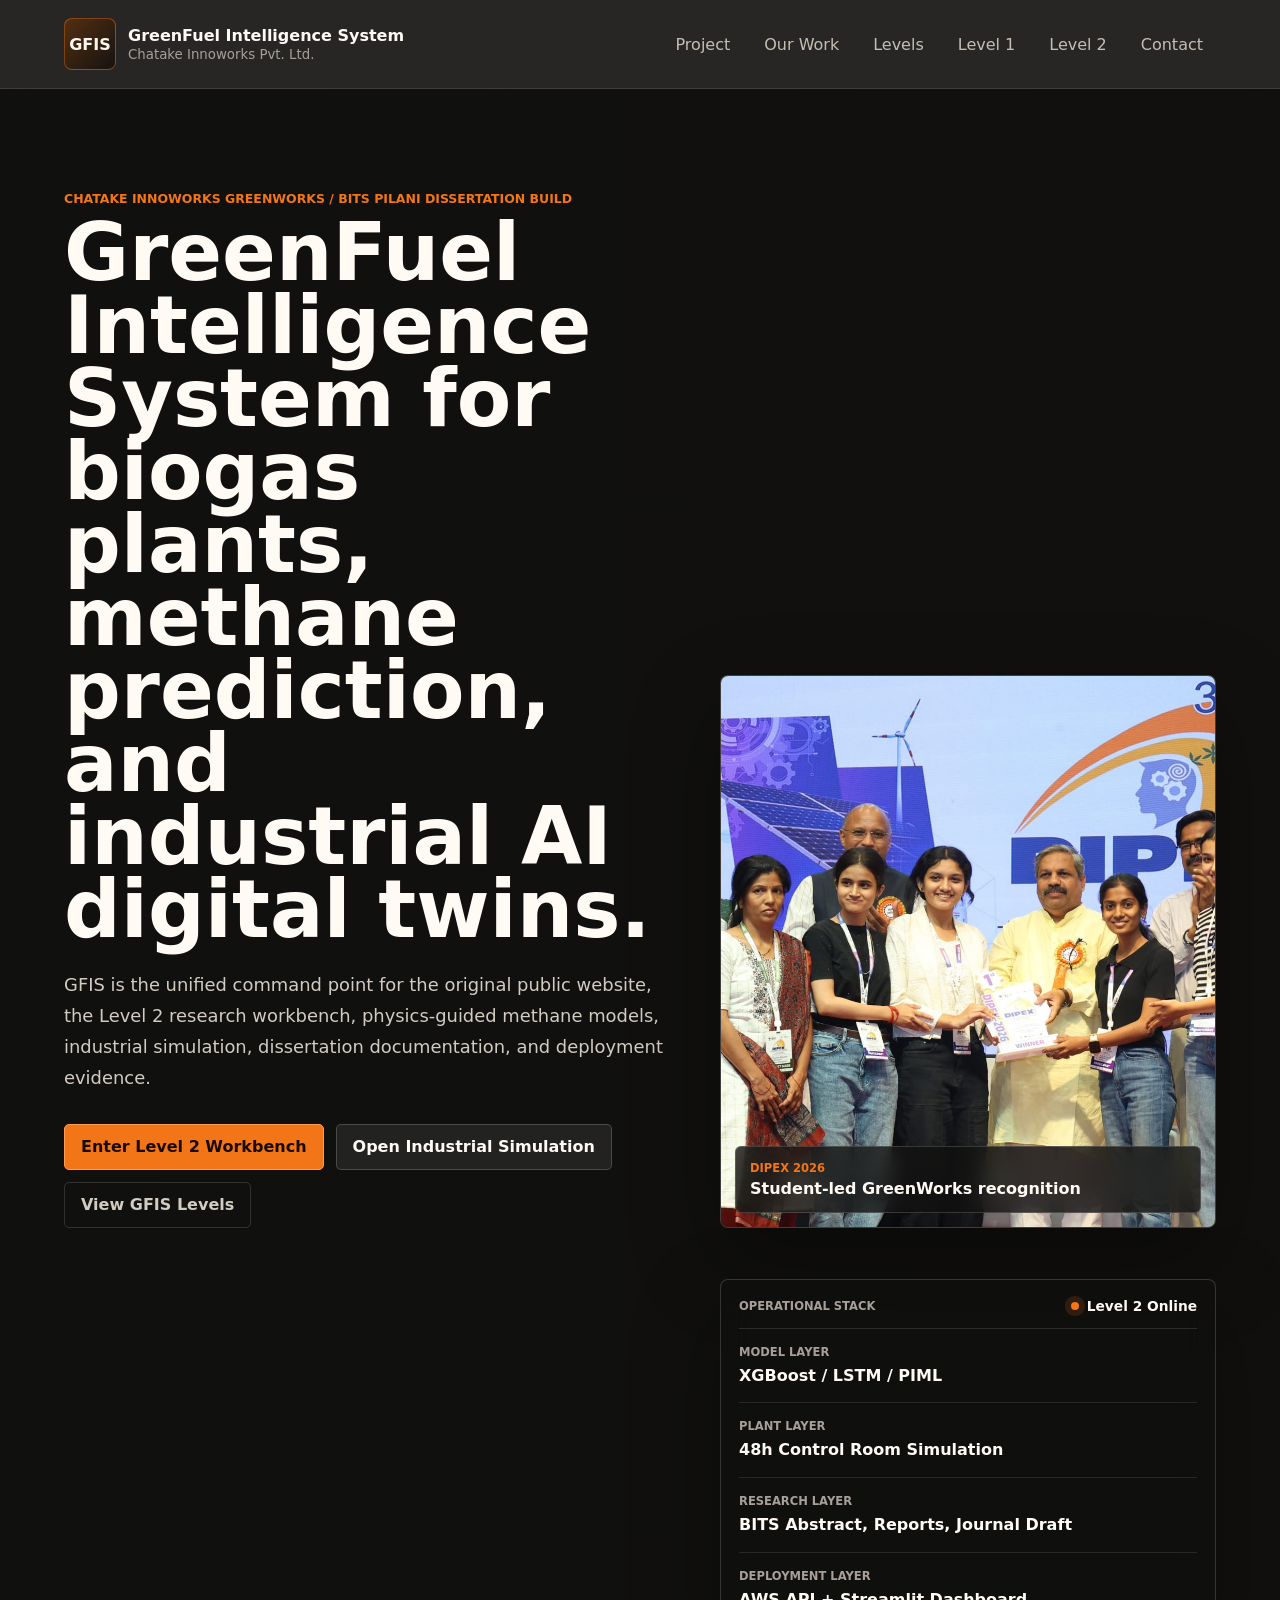
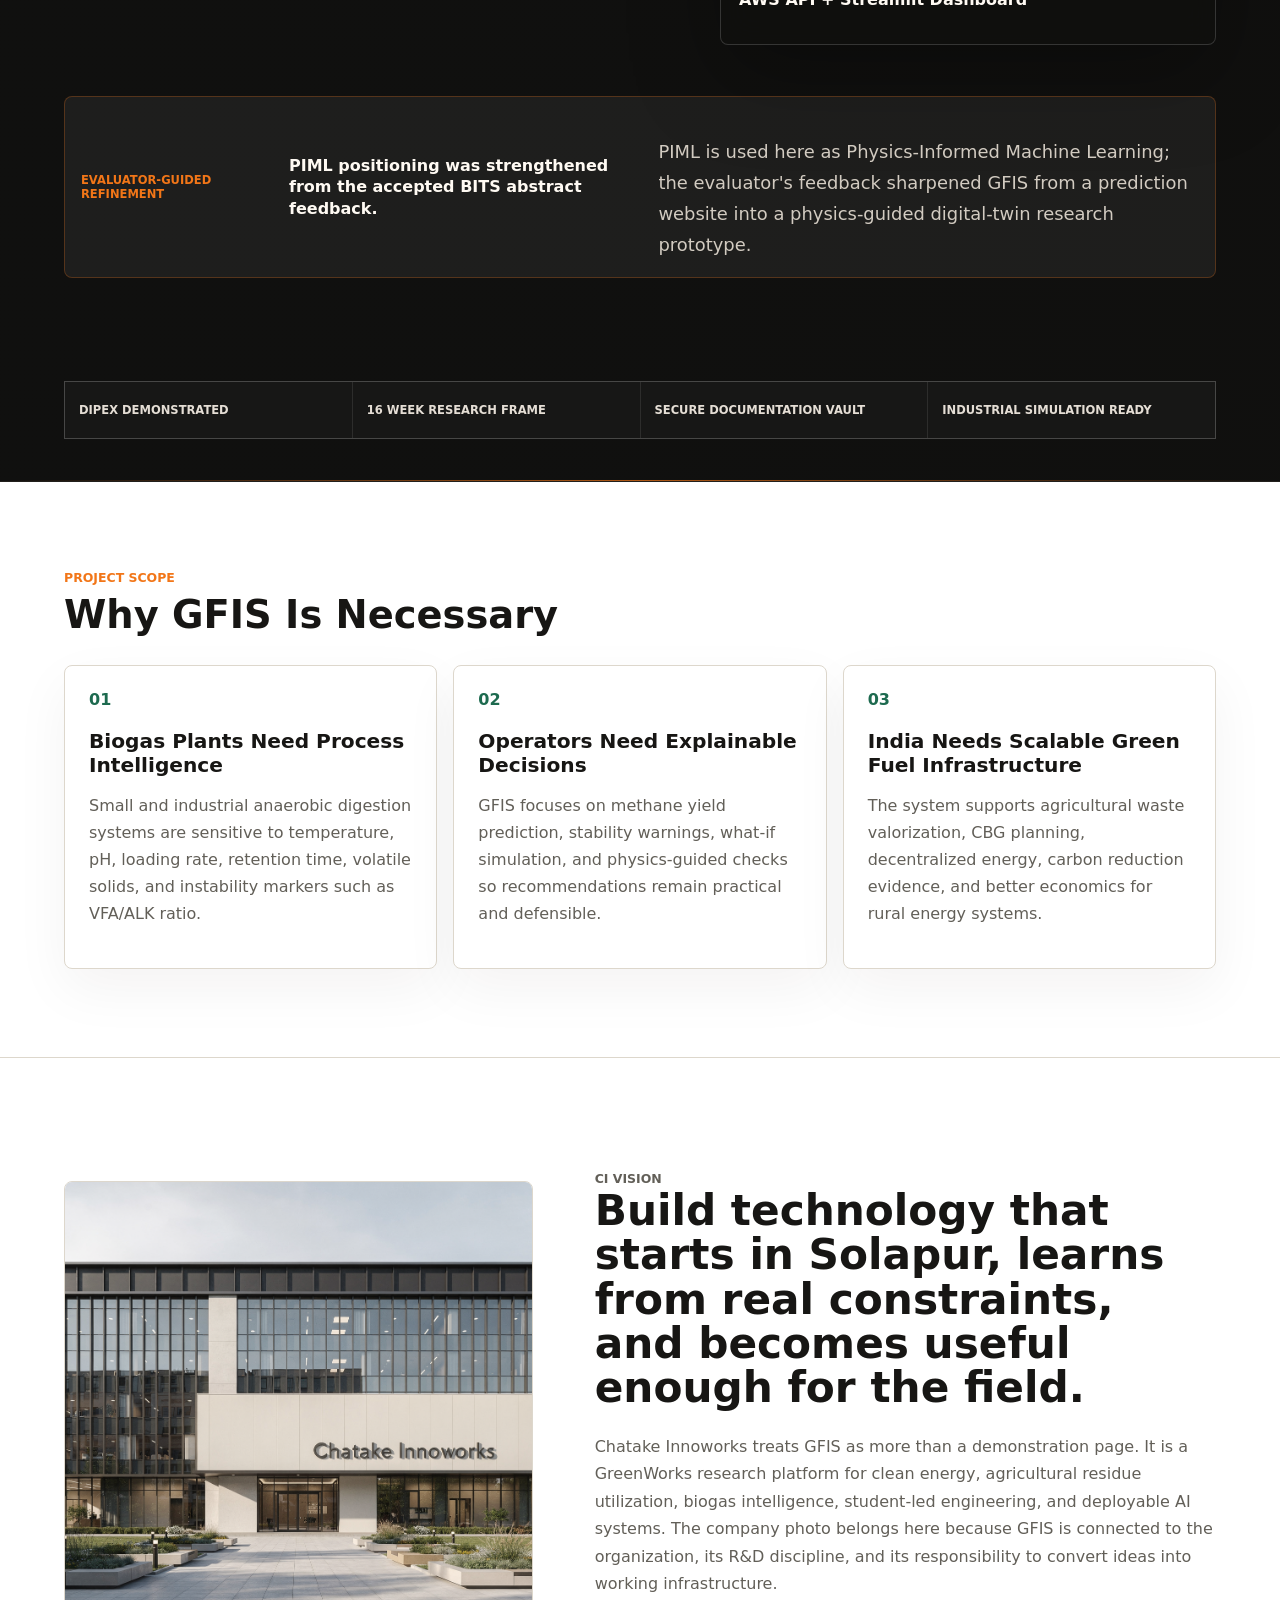
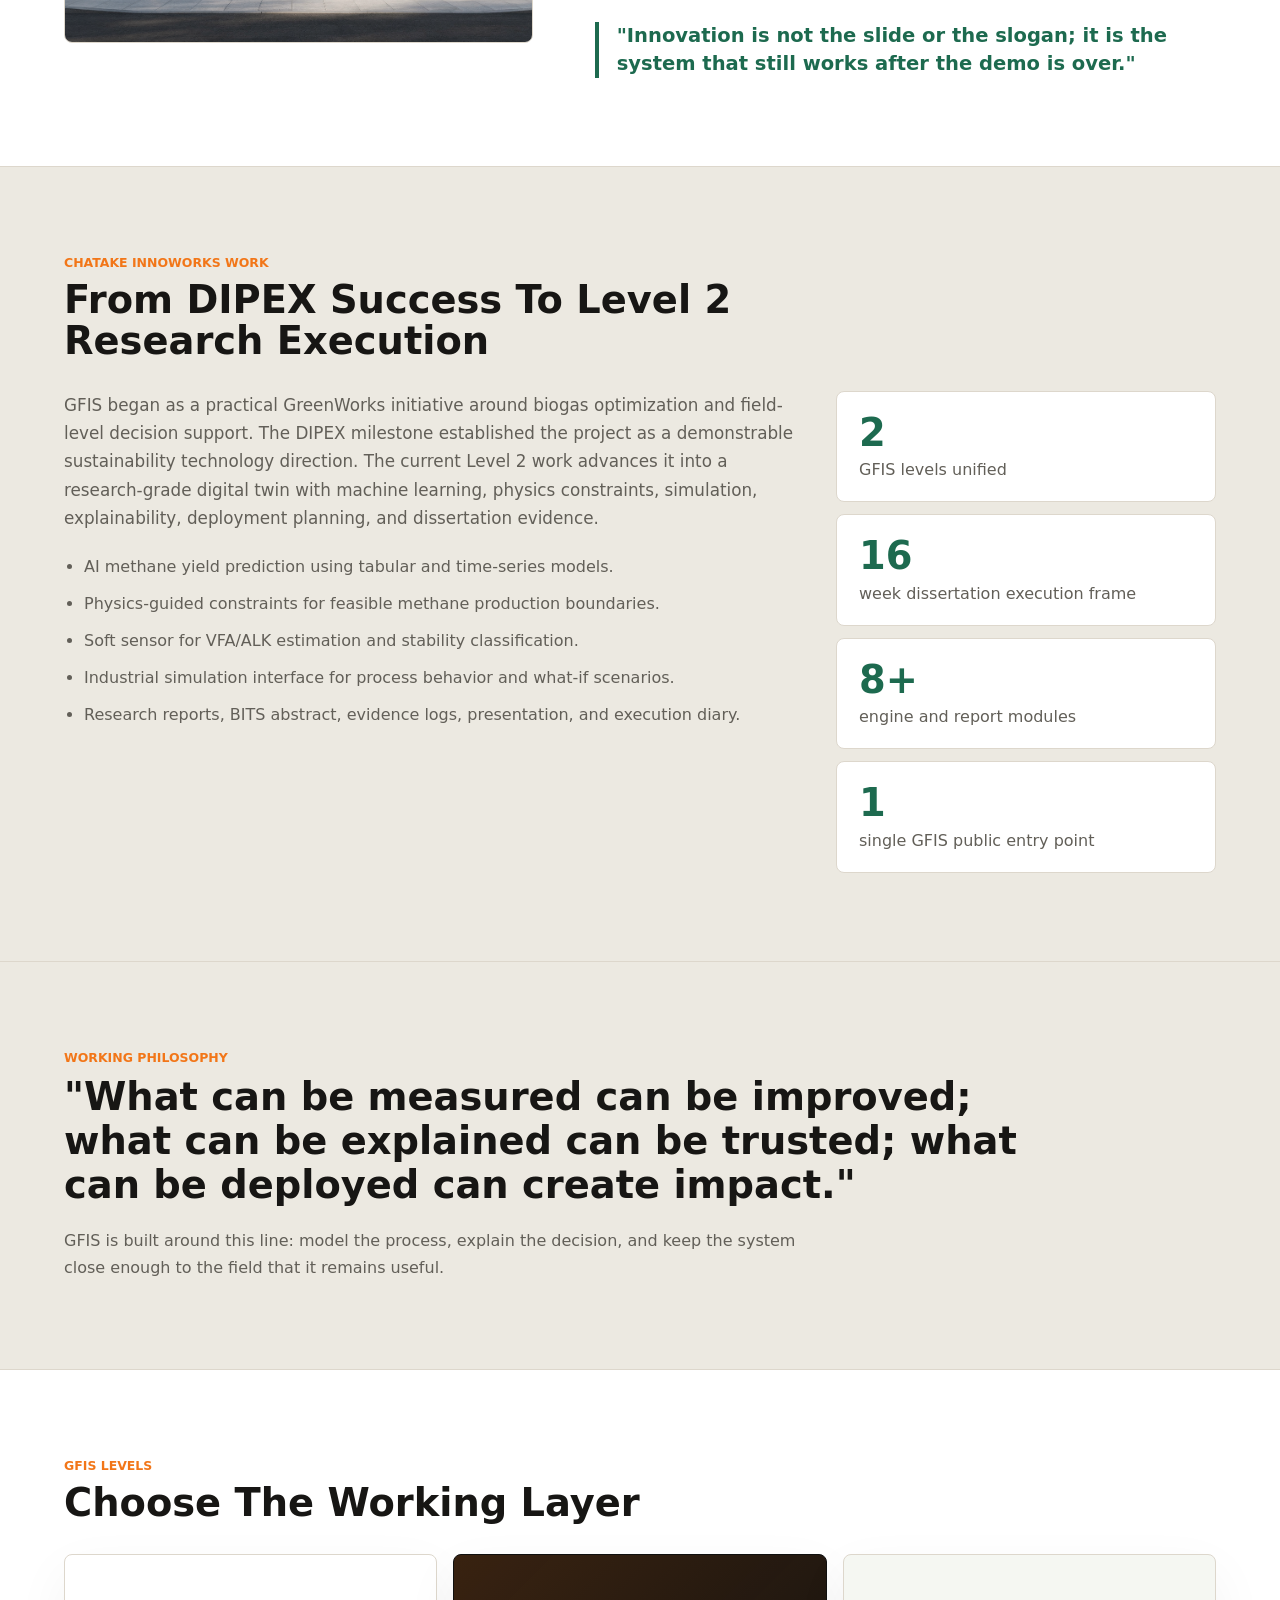
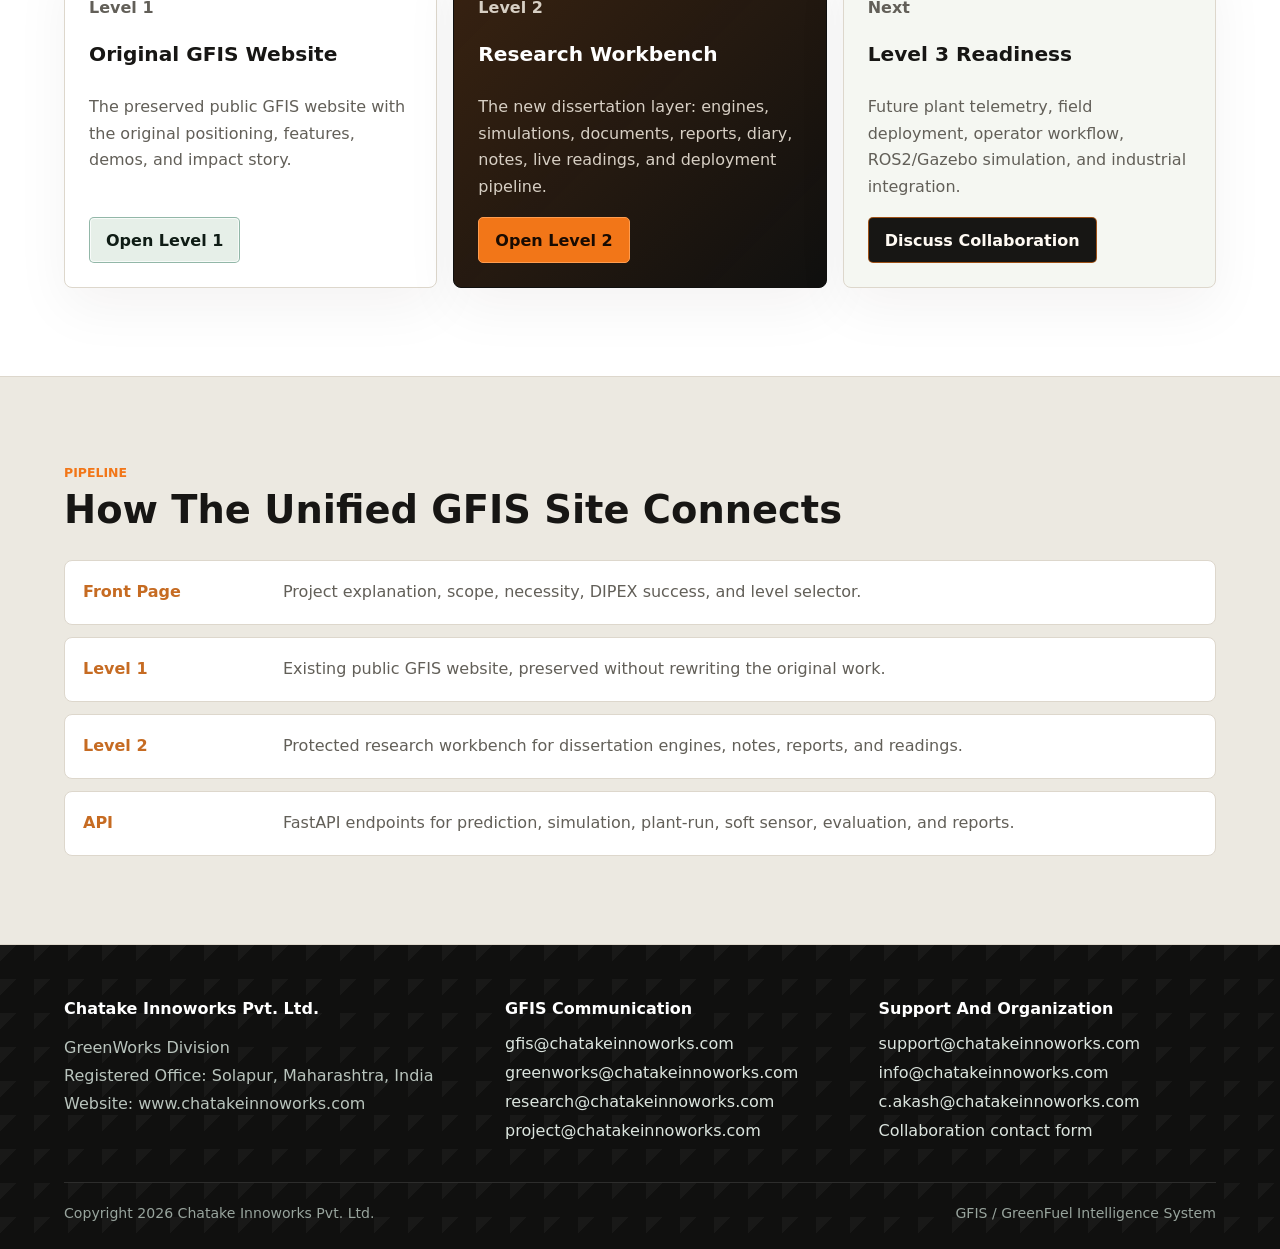
<file: index.html>
<!doctype html>
<html lang="en">
<head>
  <meta charset="utf-8">
  <meta name="viewport" content="width=device-width, initial-scale=1">
  
  <title>GFIS | Chatake Innoworks GreenFuel Intelligence System</title>
  <link rel="stylesheet" href="assets/gfis-unified.css">

  <link rel="icon" href="/assets/favicon.svg" type="image/svg+xml">
  <link rel="apple-touch-icon" href="/assets/favicon.svg">
  <meta name="theme-color" content="#10100f">
  
  
  
  
  
  
  
  
  
  

<!-- Sharing preview · reviewed 2026-09-24 -->
<meta name="description" content="Physics-guided AI for methane prediction, process stability and digital twins.">
<meta property="og:title" content="GFIS — Intelligence for bioenergy">
<meta property="og:description" content="Physics-guided AI for methane prediction, process stability and digital twins.">
<meta property="og:type" content="website">
<meta property="og:url" content="https://aakashchatake.github.io/GFIS-v2.0/">
<meta property="og:image" content="https://aakashchatake.github.io/GFIS-v2.0/assets/social/approved-preview-20260924.jpg">
<meta property="og:image:secure_url" content="https://aakashchatake.github.io/GFIS-v2.0/assets/social/approved-preview-20260924.jpg">
<meta property="og:image:type" content="image/jpeg">
<meta property="og:image:width" content="1200">
<meta property="og:image:height" content="630">
<meta property="og:image:alt" content="GFIS — Intelligence for bioenergy">
<meta name="twitter:card" content="summary_large_image">
<meta name="twitter:title" content="GFIS — Intelligence for bioenergy">
<meta name="twitter:description" content="Physics-guided AI for methane prediction, process stability and digital twins.">
<meta name="twitter:image" content="https://aakashchatake.github.io/GFIS-v2.0/assets/social/approved-preview-20260924.jpg">
<meta name="twitter:image:alt" content="GFIS — Intelligence for bioenergy">
<link rel="canonical" href="https://aakashchatake.github.io/GFIS-v2.0/">
</head>
<body>
  <header class="site-header">
    <a class="brand" href="#top" aria-label="GFIS home">
      <span class="brand-mark">GFIS</span>
      <span>
        <strong>GreenFuel Intelligence System</strong>
        <small>Chatake Innoworks Pvt. Ltd.</small>
      </span>
    </a>
    <nav aria-label="Primary navigation">
      <a href="#project">Project</a>
      <a href="#work">Our Work</a>
      <a href="#levels">Levels</a>
      <a href="level-1/">Level 1</a>
      <a href="level-2/">Level 2</a>
      <a href="contact.html">Contact</a>
    </nav>
  </header>

  <main id="top">
    <section class="hero">
      <div class="hero-text">
        <p class="eyebrow">Chatake Innoworks GreenWorks / BITS Pilani Dissertation Build</p>
        <h1>GreenFuel Intelligence System for biogas plants, methane prediction, and industrial AI digital twins.</h1>
        <p>
          GFIS is the unified command point for the original public website, the Level 2 research workbench,
          physics-guided methane models, industrial simulation, dissertation documentation, and deployment evidence.
        </p>
        <div class="actions">
          <a class="button primary" href="level-2/">Enter Level 2 Workbench</a>
          <a class="button secondary" href="level-2/apps/model-control-room/industrial_simulation.html">Open Industrial Simulation</a>
          <a class="button ghost" href="#levels">View GFIS Levels</a>
        </div>
      </div>
      <div class="hero-showcase" aria-label="DIPEX winning GFIS team photograph and operational snapshot">
        <img src="assets/gfis-dipex.jpeg" alt="GFIS DIPEX winning team with students and dignitaries">
        <div class="photo-caption">
          <span>DIPEX 2026</span>
          <strong>Student-led GreenWorks recognition</strong>
        </div>
      </div>
      <div class="hero-console" aria-label="GFIS operational snapshot">
        <div class="console-head">
          <span>Operational Stack</span>
          <strong>Level 2 Online</strong>
        </div>
        <dl>
          <div>
            <dt>Model Layer</dt>
            <dd>XGBoost / LSTM / PIML</dd>
          </div>
          <div>
            <dt>Plant Layer</dt>
            <dd>48h Control Room Simulation</dd>
          </div>
          <div>
            <dt>Research Layer</dt>
            <dd>BITS Abstract, Reports, Journal Draft</dd>
          </div>
          <div>
            <dt>Deployment Layer</dt>
            <dd>AWS API + Streamlit Dashboard</dd>
          </div>
        </dl>
      </div>
      <div class="evaluator-credit">
        <span>Evaluator-guided refinement</span>
        <strong>PIML positioning was strengthened from the accepted BITS abstract feedback.</strong>
        <p>PIML is used here as Physics-Informed Machine Learning; the evaluator's feedback sharpened GFIS from a prediction website into a physics-guided digital-twin research prototype.</p>
      </div>
      <div class="hero-proof" aria-label="GFIS proof points">
        <span>DIPEX demonstrated</span>
        <span>16 week research frame</span>
        <span>Secure documentation vault</span>
        <span>Industrial simulation ready</span>
      </div>
    </section>

    <section id="project" class="band project-band">
      <div class="section-head">
        <p class="eyebrow">Project Scope</p>
        <h2>Why GFIS Is Necessary</h2>
      </div>
      <div class="scope-grid">
        <article>
          <span class="index">01</span>
          <h3>Biogas Plants Need Process Intelligence</h3>
          <p>Small and industrial anaerobic digestion systems are sensitive to temperature, pH, loading rate, retention time, volatile solids, and instability markers such as VFA/ALK ratio.</p>
        </article>
        <article>
          <span class="index">02</span>
          <h3>Operators Need Explainable Decisions</h3>
          <p>GFIS focuses on methane yield prediction, stability warnings, what-if simulation, and physics-guided checks so recommendations remain practical and defensible.</p>
        </article>
        <article>
          <span class="index">03</span>
          <h3>India Needs Scalable Green Fuel Infrastructure</h3>
          <p>The system supports agricultural waste valorization, CBG planning, decentralized energy, carbon reduction evidence, and better economics for rural energy systems.</p>
        </article>
      </div>
    </section>

    <section class="band vision-band">
      <div class="vision-layout">
        <div class="vision-photo">
          <img src="assets/ci-building.png" alt="Chatake Innoworks office, Solapur">
        </div>
        <div class="vision-copy">
          <p class="eyebrow">CI Vision</p>
          <h2>Build technology that starts in Solapur, learns from real constraints, and becomes useful enough for the field.</h2>
          <p>
            Chatake Innoworks treats GFIS as more than a demonstration page. It is a GreenWorks research platform for
            clean energy, agricultural residue utilization, biogas intelligence, student-led engineering, and deployable
            AI systems. The company photo belongs here because GFIS is connected to the organization, its R&D discipline,
            and its responsibility to convert ideas into working infrastructure.
          </p>
          <blockquote>
            "Innovation is not the slide or the slogan; it is the system that still works after the demo is over."
          </blockquote>
        </div>
      </div>
    </section>

    <section id="work" class="band work-band">
      <div class="section-head">
        <p class="eyebrow">Chatake Innoworks Work</p>
        <h2>From DIPEX Success To Level 2 Research Execution</h2>
      </div>
      <div class="work-layout">
        <div class="work-copy">
          <p>
            GFIS began as a practical GreenWorks initiative around biogas optimization and field-level decision support.
            The DIPEX milestone established the project as a demonstrable sustainability technology direction.
            The current Level 2 work advances it into a research-grade digital twin with machine learning,
            physics constraints, simulation, explainability, deployment planning, and dissertation evidence.
          </p>
          <ul>
            <li>AI methane yield prediction using tabular and time-series models.</li>
            <li>Physics-guided constraints for feasible methane production boundaries.</li>
            <li>Soft sensor for VFA/ALK estimation and stability classification.</li>
            <li>Industrial simulation interface for process behavior and what-if scenarios.</li>
            <li>Research reports, BITS abstract, evidence logs, presentation, and execution diary.</li>
          </ul>
        </div>
        <div class="metrics">
          <div><strong>2</strong><span>GFIS levels unified</span></div>
          <div><strong>16</strong><span>week dissertation execution frame</span></div>
          <div><strong>8+</strong><span>engine and report modules</span></div>
          <div><strong>1</strong><span>single GFIS public entry point</span></div>
        </div>
      </div>
    </section>

    <section class="band philosophy-band">
      <div class="quote-block">
        <p class="eyebrow">Working Philosophy</p>
        <blockquote>
          "What can be measured can be improved; what can be explained can be trusted; what can be deployed can create impact."
        </blockquote>
        <p>GFIS is built around this line: model the process, explain the decision, and keep the system close enough to the field that it remains useful.</p>
      </div>
    </section>

    <section id="levels" class="band levels-band">
      <div class="section-head">
        <p class="eyebrow">GFIS Levels</p>
        <h2>Choose The Working Layer</h2>
      </div>
      <div class="level-grid">
        <article class="level-panel">
          <p class="level-kicker">Level 1</p>
          <h3>Original GFIS Website</h3>
          <p>The preserved public GFIS website with the original positioning, features, demos, and impact story.</p>
          <a class="button level-one" href="level-1/">Open Level 1</a>
        </article>
        <article class="level-panel featured">
          <p class="level-kicker">Level 2</p>
          <h3>Research Workbench</h3>
          <p>The new dissertation layer: engines, simulations, documents, reports, diary, notes, live readings, and deployment pipeline.</p>
          <a class="button primary" href="level-2/">Open Level 2</a>
        </article>
        <article class="level-panel muted">
          <p class="level-kicker">Next</p>
          <h3>Level 3 Readiness</h3>
          <p>Future plant telemetry, field deployment, operator workflow, ROS2/Gazebo simulation, and industrial integration.</p>
          <a class="button contact-cta" href="contact.html">Discuss Collaboration</a>
        </article>
      </div>
    </section>

    <section class="band pipeline-band">
      <div class="section-head">
        <p class="eyebrow">Pipeline</p>
        <h2>How The Unified GFIS Site Connects</h2>
      </div>
      <ol class="pipeline">
        <li><span>Front Page</span>Project explanation, scope, necessity, DIPEX success, and level selector.</li>
        <li><span>Level 1</span>Existing public GFIS website, preserved without rewriting the original work.</li>
        <li><span>Level 2</span>Protected research workbench for dissertation engines, notes, reports, and readings.</li>
        <li><span>API</span>FastAPI endpoints for prediction, simulation, plant-run, soft sensor, evaluation, and reports.</li>
      </ol>
    </section>
  </main>

  <footer id="contact" class="corporate-footer" aria-label="Site footer">
    <div class="footer-grid">
      <div>
        <p class="footer-title">Chatake Innoworks Pvt. Ltd.</p>
        <p class="footer-copy">
          GreenWorks Division<br>
          Registered Office: Solapur, Maharashtra, India<br>
          Website: www.chatakeinnoworks.com
        </p>
      </div>
      <div>
        <p class="footer-title">GFIS Communication</p>
        <ul class="footer-links">
          <li><a href="mailto:gfis@chatakeinnoworks.com">gfis@chatakeinnoworks.com</a></li>
          <li><a href="mailto:greenworks@chatakeinnoworks.com">greenworks@chatakeinnoworks.com</a></li>
          <li><a href="mailto:research@chatakeinnoworks.com">research@chatakeinnoworks.com</a></li>
          <li><a href="mailto:project@chatakeinnoworks.com">project@chatakeinnoworks.com</a></li>
        </ul>
      </div>
      <div>
        <p class="footer-title">Support And Organization</p>
        <ul class="footer-links">
          <li><a href="mailto:support@chatakeinnoworks.com">support@chatakeinnoworks.com</a></li>
          <li><a href="mailto:info@chatakeinnoworks.com">info@chatakeinnoworks.com</a></li>
          <li><a href="mailto:c.akash@chatakeinnoworks.com">c.akash@chatakeinnoworks.com</a></li>
          <li><a href="contact.html">Collaboration contact form</a></li>
        </ul>
      </div>
    </div>
    <div class="footer-bottom">
      <span>Copyright 2026 Chatake Innoworks Pvt. Ltd.</span>
      <span>GFIS / GreenFuel Intelligence System</span>
    </div>
  </footer>

  <script src="assets/gfis-unified.js"></script>
</body>
</html>
</file>
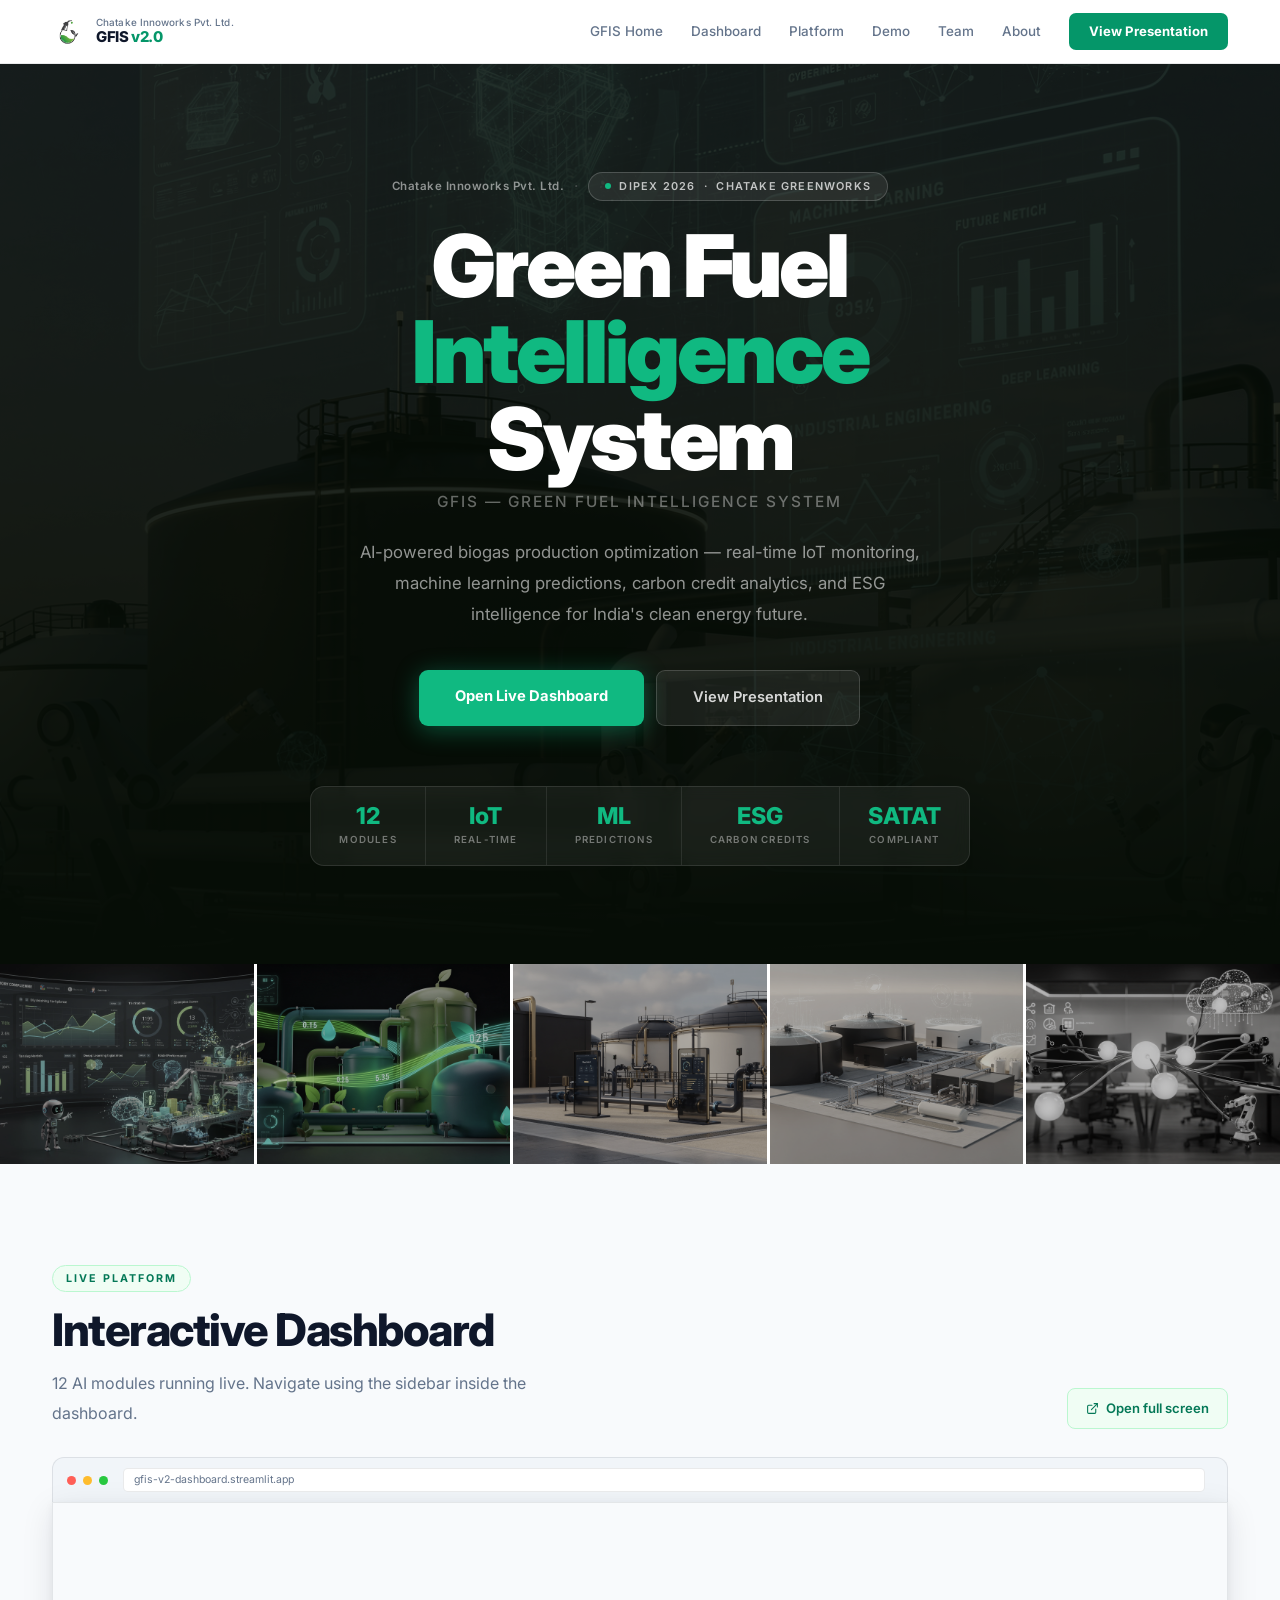
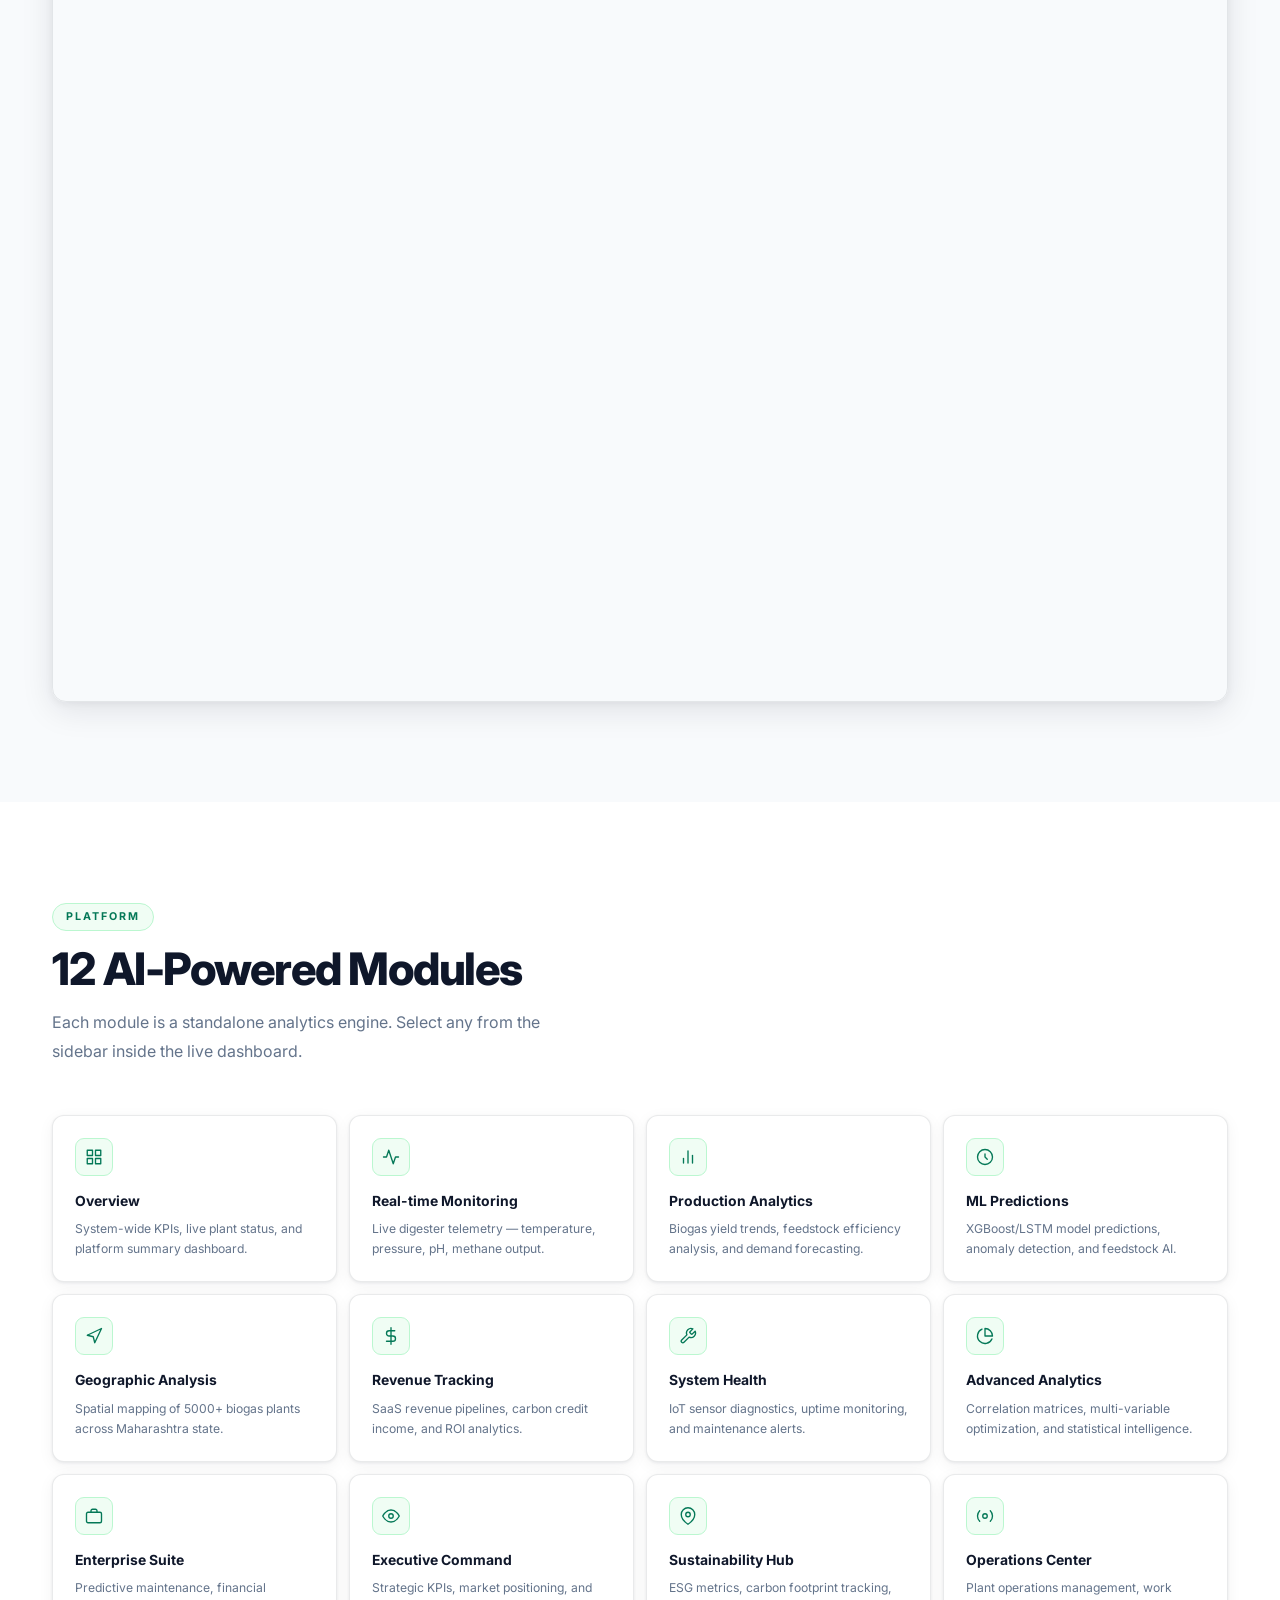
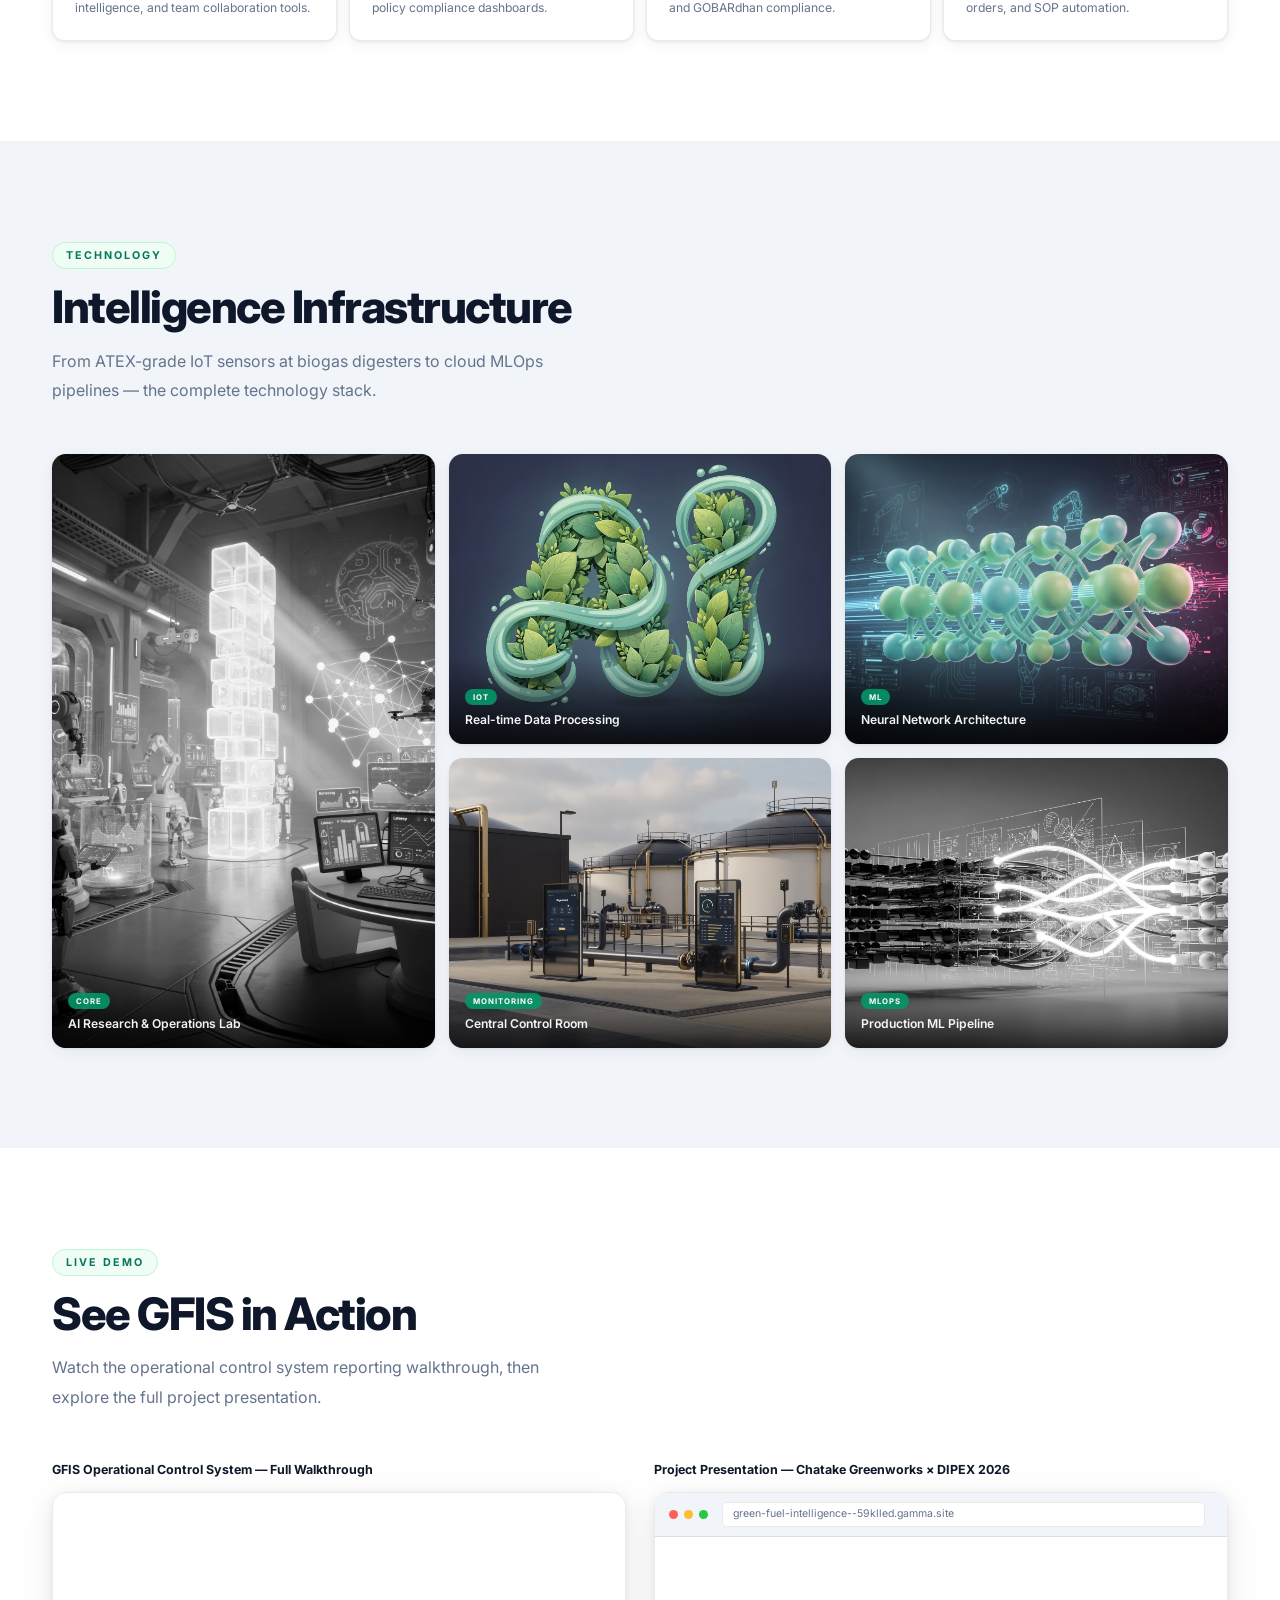
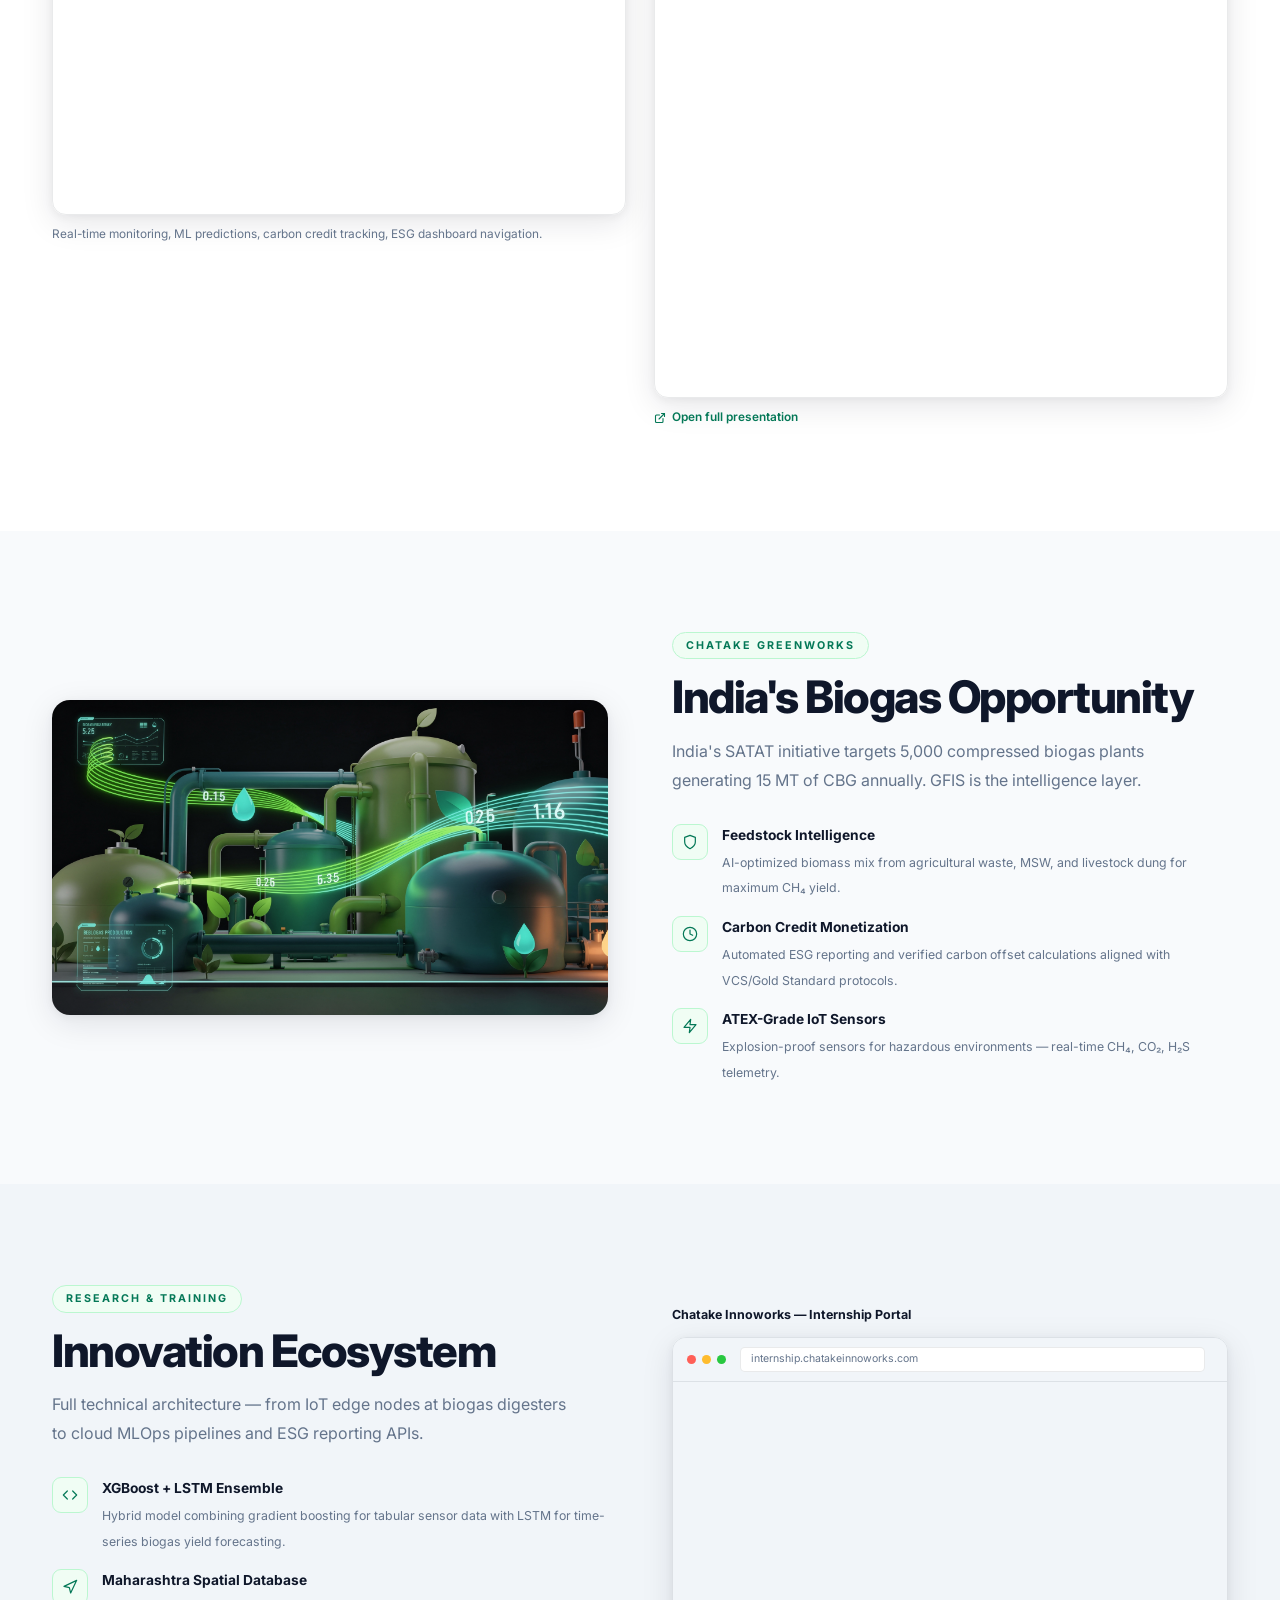
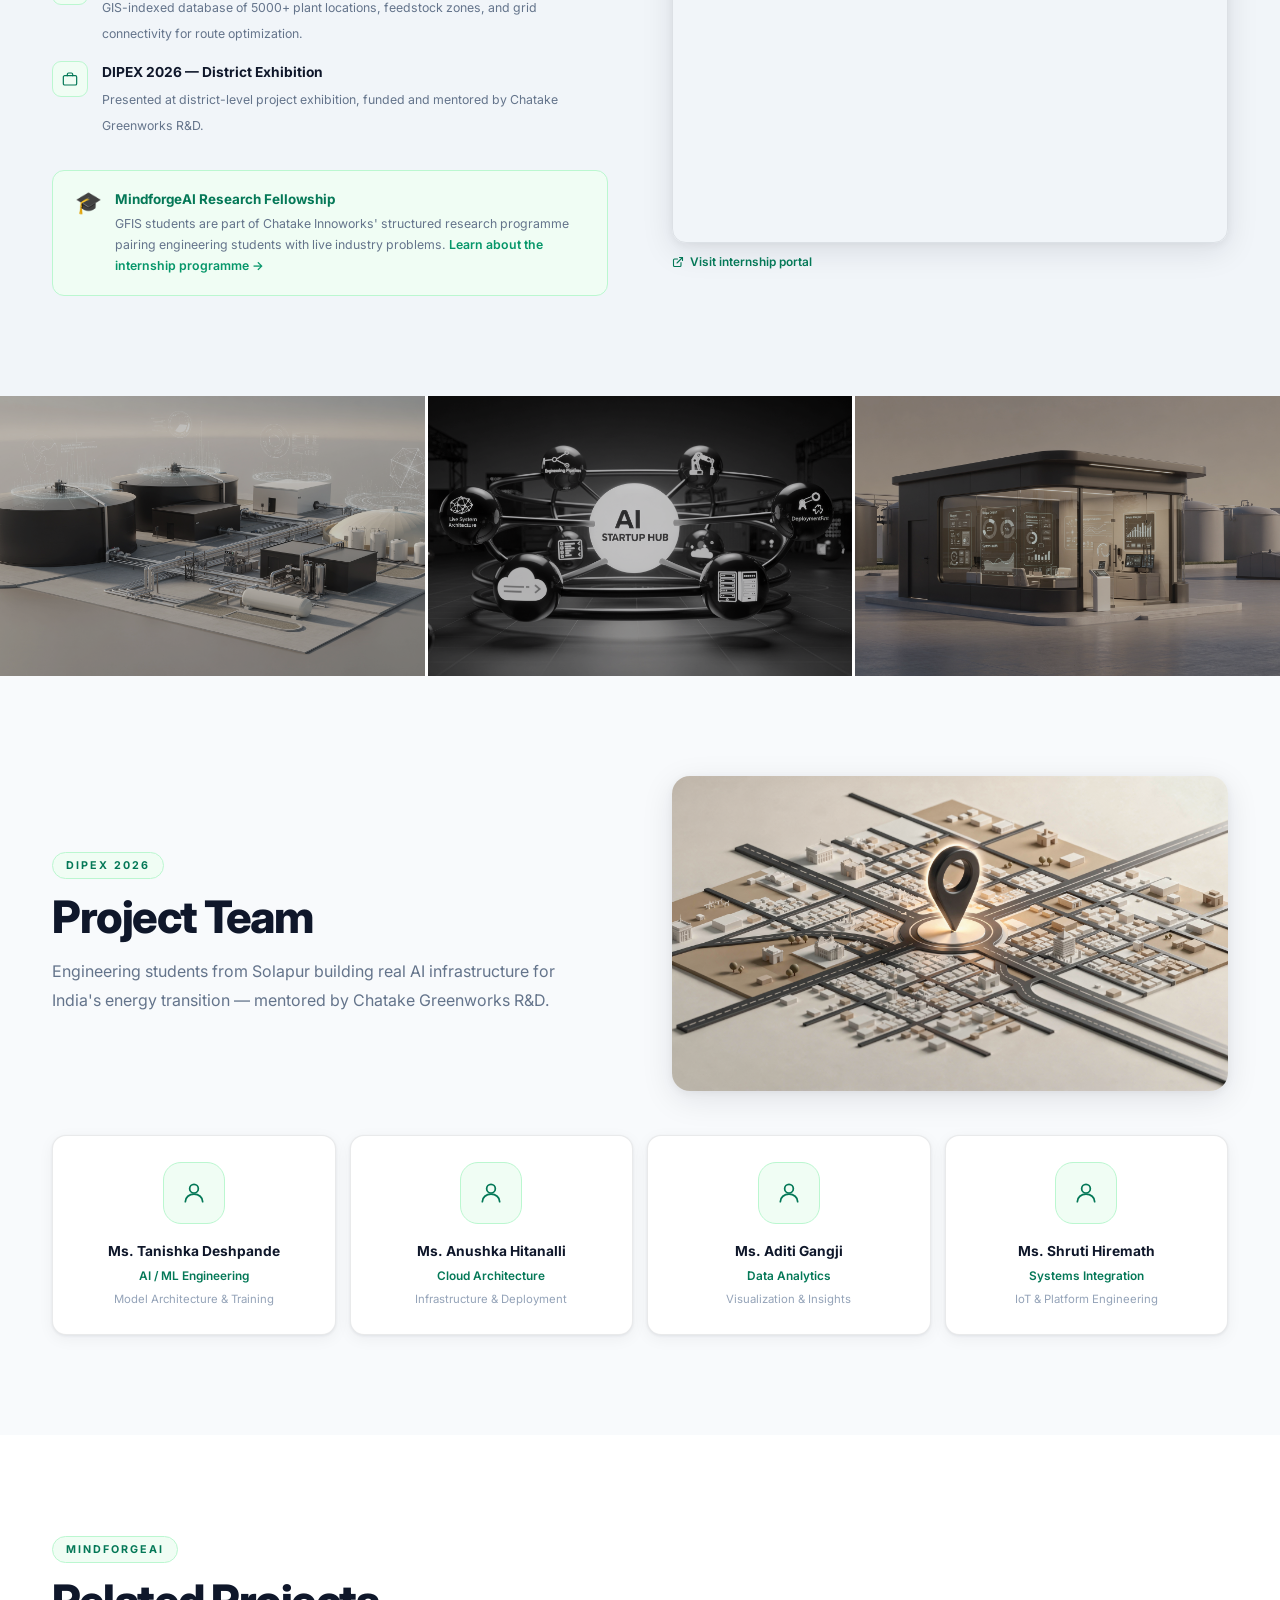
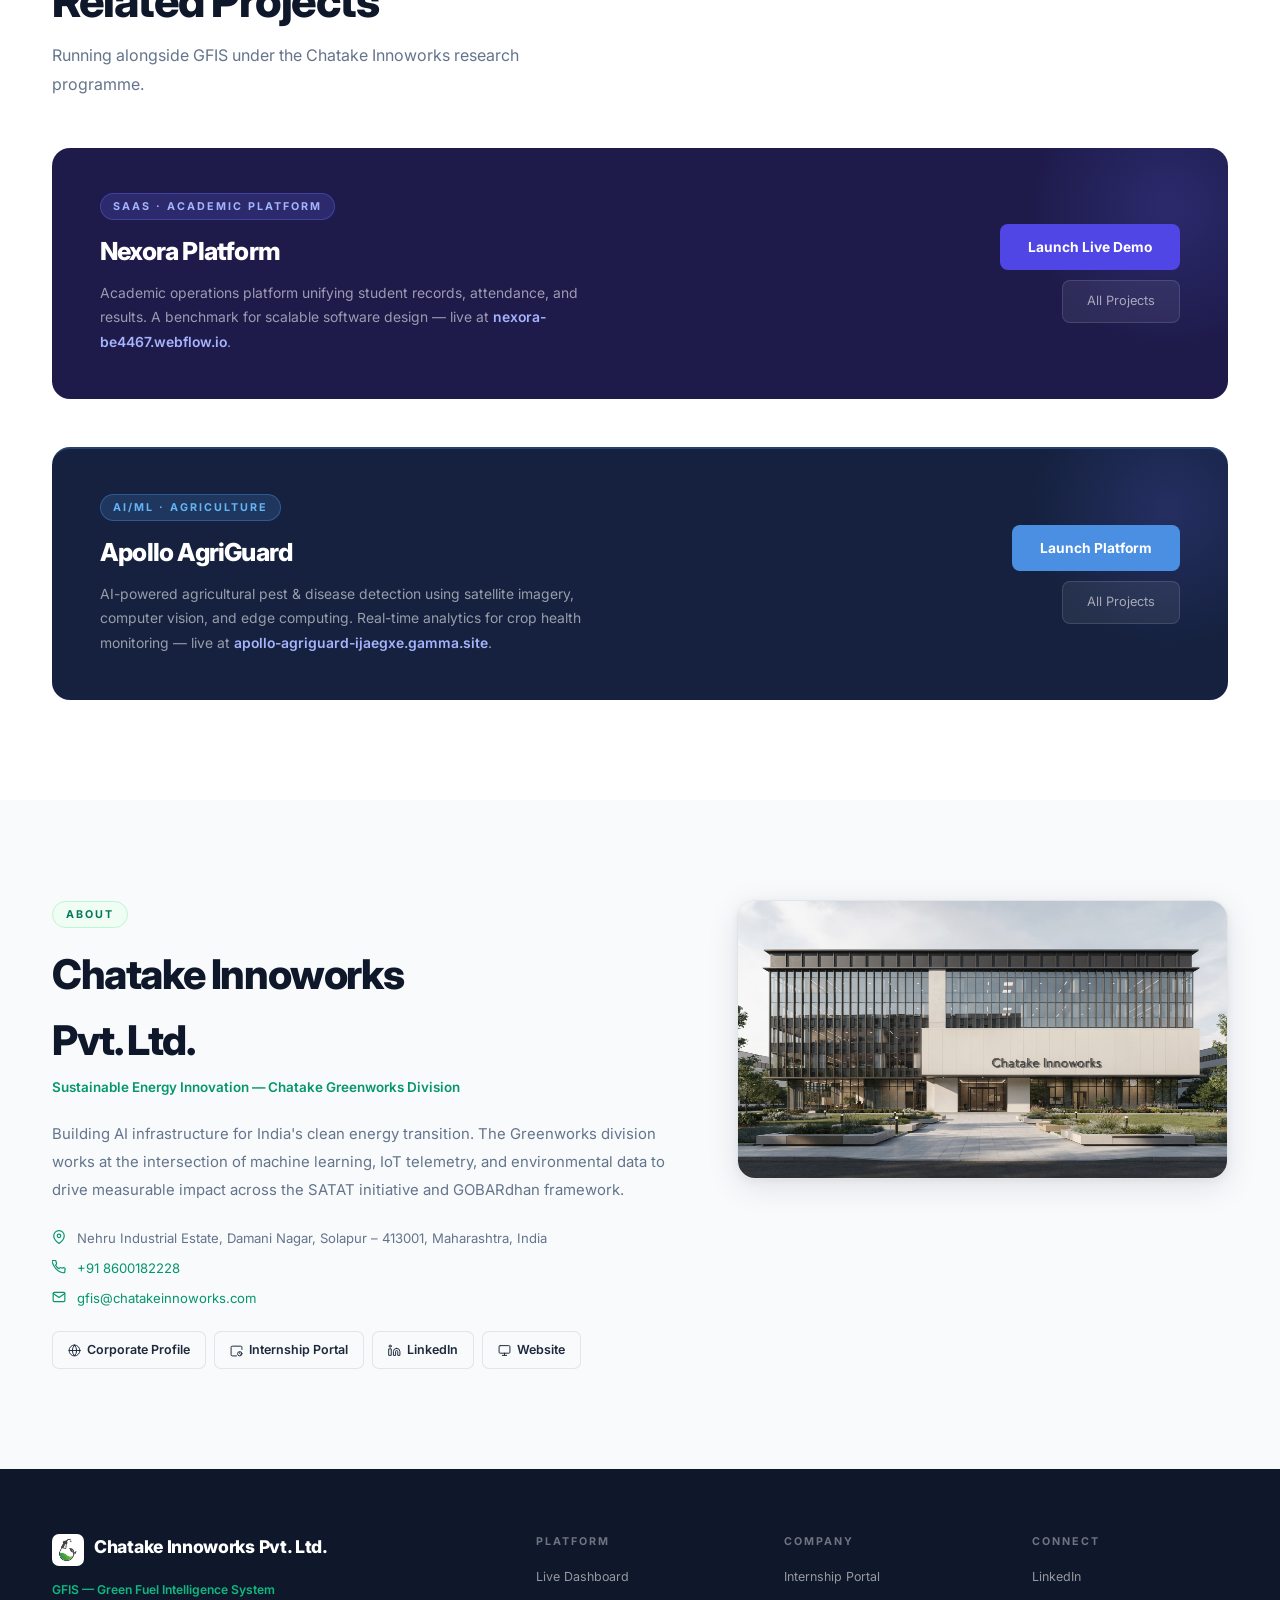
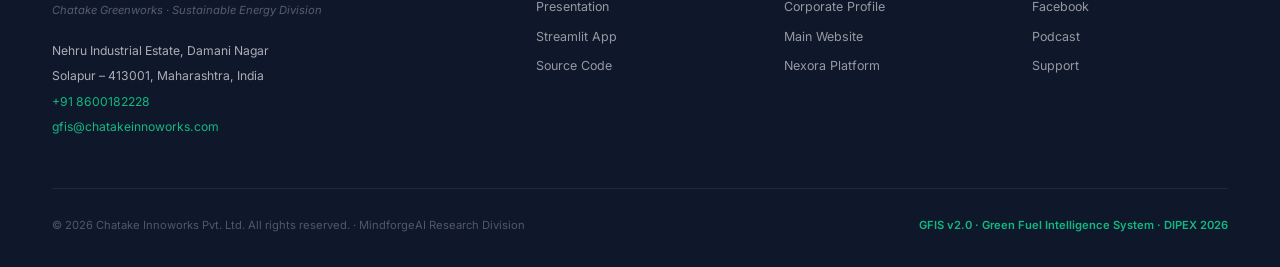
<file: level-1/index.html>
<!DOCTYPE html>
<html lang="en">
<head>
  <meta charset="UTF-8"/>
  <meta name="viewport" content="width=device-width, initial-scale=1.0"/>

  <!-- ── Primary Branding ── -->
  <title>GFIS — Green Fuel Intelligence System | Chatake Innoworks Pvt. Ltd.</title>
  <meta name="description" content="AI-powered biogas production optimization platform. Real-time IoT monitoring, ML predictions, carbon credits &amp; ESG intelligence. DIPEX 2026 — Chatake Greenworks, a division of Chatake Innoworks Pvt. Ltd."/>
  <meta name="author" content="Chatake Innoworks Pvt. Ltd."/>
  <meta name="keywords" content="GFIS, Green Fuel Intelligence System, biogas, AI, IoT, Chatake Innoworks, Chatake Greenworks, SATAT, GOBARdhan, DIPEX 2026"/>

  <!-- ── Open Graph / Social Preview ── -->
  <meta property="og:type" content="website"/>
  <meta property="og:url" content="https://gfis.chatakeinnoworks.com/"/>
  <meta property="og:title" content="GFIS: AI-Powered Biogas Optimization Platform | Chatake"/>
  <meta property="og:description" content="Chatake Innoworks Pvt. Ltd. · AI-powered biogas optimization platform. 12 modules, real-time IoT, ML predictions, carbon credits."/>
  <meta property="og:image" content="https://raw.githubusercontent.com/aakashchatake/GFIS-v2.0/gh-pages/assets/gfis-preview-og.jpg"/>
  <meta property="og:image:width" content="1366"/>
  <meta property="og:image:height" content="768"/>
  <meta property="og:site_name" content="Chatake Innoworks Pvt. Ltd."/>

  <!-- ── Twitter Card ── -->
  <meta name="twitter:card" content="summary_large_image"/>
  <meta name="twitter:title" content="GFIS: AI-Powered Biogas Optimization Platform"/>
  <meta name="twitter:description" content="12 modules, real-time IoT, ML predictions, carbon credits"/>
  <meta name="twitter:image" content="https://raw.githubusercontent.com/aakashchatake/GFIS-v2.0/gh-pages/assets/gfis-preview-og.jpg"/>

  <!-- ── Favicon ── -->
  <link rel="icon" type="image/jpeg" href="assets/gfis-system.jpg"/>
  <link rel="apple-touch-icon" href="assets/gfis-system.jpg"/>

  <!-- ── Fonts ── -->
  <link rel="preconnect" href="https://fonts.googleapis.com" crossorigin/>
  <link href="https://fonts.googleapis.com/css2?family=Inter:wght@300;400;500;600;700;800;900&display=swap" rel="stylesheet"/>

  <style>
    *, *::before, *::after { box-sizing: border-box; margin: 0; padding: 0; }
    :root {
      --bg:        #ffffff;
      --bg2:       #f8fafc;
      --bg3:       #f1f5f9;
      --card:      #ffffff;
      --border:    rgba(15,23,42,0.09);
      --shadow:    0 1px 3px rgba(15,23,42,0.07), 0 4px 16px rgba(15,23,42,0.05);
      --shadow-lg: 0 8px 32px rgba(15,23,42,0.10), 0 2px 8px rgba(15,23,42,0.05);
      --green:     #059669;
      --green-lt:  #10b981;
      --green-dk:  #047857;
      --green-bg:  #f0fdf4;
      --green-bdr: #bbf7d0;
      --text:      #0f172a;
      --text2:     #1e293b;
      --muted:     #64748b;
      --dim:       #94a3b8;
      --hero-bg:   #060d06;
    }
    html { scroll-behavior: smooth; }
    body { 
      background: var(--bg) !important;
      color: var(--text) !important; 
      font-family: 'Inter', -apple-system, BlinkMacSystemFont, 'Segoe UI', sans-serif !important; 
      line-height: 1.6 !important; 
      display: block !important;
      width: 100% !important;
      height: auto !important;
      margin: 0 !important;
      padding: 0 !important;
      visibility: visible !important;
      opacity: 1 !important;
    }
    ::-webkit-scrollbar { width: 5px; }
    ::-webkit-scrollbar-track { background: var(--bg2); }
    ::-webkit-scrollbar-thumb { background: #cbd5e1; border-radius: 3px; }

    /* ── NAV ── */
    nav {
      position: sticky; top: 0; z-index: 200; height: 64px; padding: 0 52px;
      background: rgba(255,255,255,0.93);
      backdrop-filter: blur(20px) saturate(180%);
      -webkit-backdrop-filter: blur(20px) saturate(180%);
      border-bottom: 1px solid var(--border);
      display: flex !important; align-items: center; justify-content: space-between;
      visibility: visible !important;
      opacity: 1 !important;
    }
    .nav-brand { display: flex; align-items: center; gap: 10px; text-decoration: none; visibility: visible !important; opacity: 1 !important; }
    .nav-logo { width: 34px; height: 34px; border-radius: 8px; overflow: hidden; flex-shrink: 0; }
    .nav-logo img { width: 100%; height: 100%; object-fit: cover; }
    .nav-names { display: flex; flex-direction: column; line-height: 1.15; }
    .nav-company { font-size: 0.62em; color: var(--muted); font-weight: 500; letter-spacing: 0.1px; }
    .nav-product { font-size: 0.93em; font-weight: 800; color: var(--text); letter-spacing: -0.4px; }
    .nav-product span { color: var(--green); }
    .nav-links { display: flex; align-items: center; gap: 28px; }
    .nav-links a { color: var(--muted); text-decoration: none; font-size: 0.84em; font-weight: 500; transition: color .18s; }
    .nav-links a:hover { color: var(--text); }
    .nav-cta { background: var(--green) !important; color: #fff !important; padding: 8px 20px; border-radius: 7px; font-weight: 700 !important; font-size: 0.82em !important; transition: background .18s !important; }
    .nav-cta:hover { background: var(--green-dk) !important; }

    /* ── HERO ── */
    .hero { 
      position: relative; 
      min-height: 100vh; 
      display: flex !important; 
      flex-direction: column; 
      align-items: center; 
      justify-content: center; 
      text-align: center; 
      padding: 100px 24px 90px; 
      overflow: hidden; 
      background: var(--hero-bg);
      visibility: visible !important;
      opacity: 1 !important;
    }
    .hero-bg { position: absolute; inset: 0; z-index: 0; background-image: url('assets/hero-smart-grid.png'); background-size: cover; background-position: center; opacity: 0.22; }
    .hero-bg::after { content: ''; position: absolute; inset: 0; background: linear-gradient(to bottom, rgba(6,13,6,0.3) 0%, rgba(6,13,6,0.6) 60%, var(--hero-bg) 100%); }
    .hero-content { position: relative; z-index: 2; max-width: 860px; }
    .hero-eyebrow { display: flex; align-items: center; justify-content: center; gap: 10px; margin-bottom: 22px; flex-wrap: wrap; }
    .hero-company { font-size: 0.72em; font-weight: 600; color: rgba(255,255,255,0.52); letter-spacing: 0.5px; }
    .hero-sep { color: rgba(255,255,255,0.2); }
    .badge { display: inline-flex; align-items: center; gap: 8px; background: rgba(255,255,255,0.08); border: 1px solid rgba(255,255,255,0.18); border-radius: 100px; padding: 5px 16px; font-size: 0.68em; font-weight: 600; color: rgba(255,255,255,0.72); letter-spacing: 1.2px; text-transform: uppercase; }
    .badge-dot { width: 6px; height: 6px; border-radius: 50%; background: var(--green-lt); animation: pulse 2s infinite; flex-shrink: 0; }
    @keyframes pulse { 0%,100%{opacity:1;transform:scale(1)} 50%{opacity:0.4;transform:scale(1.5)} }
    h1 { font-size: clamp(2.8em,7.5vw,5.4em); font-weight: 900; line-height: 1.0; letter-spacing: -3px; color: #fff; margin-bottom: 8px; }
    h1 .g { color: var(--green-lt); }
    .hero-fullname { font-size: clamp(0.8em,1.6vw,0.96em); color: rgba(255,255,255,0.38); font-weight: 500; letter-spacing: 2px; text-transform: uppercase; margin-bottom: 22px; }
    .hero-sub { font-size: clamp(0.92em,1.9vw,1.05em); color: rgba(255,255,255,0.56); max-width: 560px; margin: 0 auto 40px; line-height: 1.85; }
    .btns { display: flex; gap: 12px; justify-content: center; flex-wrap: wrap; margin-bottom: 60px; }
    .btn-p { background: var(--green-lt); color: #fff; padding: 15px 36px; border-radius: 9px; text-decoration: none; font-weight: 700; font-size: 0.92em; box-shadow: 0 4px 24px rgba(16,185,129,0.4); transition: all .2s; }
    .btn-p:hover { background: #34d399; transform: translateY(-2px); }
    .btn-g { background: rgba(255,255,255,0.08); border: 1px solid rgba(255,255,255,0.16); color: rgba(255,255,255,0.82); padding: 15px 36px; border-radius: 9px; text-decoration: none; font-weight: 600; font-size: 0.92em; transition: background .2s; }
    .btn-g:hover { background: rgba(255,255,255,0.14); }
    .stats { display: inline-flex; background: rgba(255,255,255,0.06); border: 1px solid rgba(255,255,255,0.11); border-radius: 14px; overflow: hidden; backdrop-filter: blur(8px); }
    .stat { padding: 18px 28px; text-align: center; border-right: 1px solid rgba(255,255,255,0.09); }
    .stat:last-child { border-right: none; }
    .stat-v { font-size: 1.45em; font-weight: 800; color: var(--green-lt); line-height: 1; }
    .stat-l { font-size: 0.61em; color: rgba(255,255,255,0.4); font-weight: 600; letter-spacing: 1.2px; text-transform: uppercase; margin-top: 4px; }

    /* ── SECTIONS ── */
    .sec { 
      padding: 100px 52px;
      display: block !important;
      width: 100% !important;
      visibility: visible !important;
      opacity: 1 !important;
    }
    .sec-inner { max-width: 1180px; margin: 0 auto; width: 100% !important; display: block !important; }
    .sec-alt  { background: var(--bg2); }
    .sec-alt3 { background: var(--bg3); }
    .lbl { display: inline-block; background: var(--green-bg); border: 1px solid var(--green-bdr); color: var(--green-dk); font-size: 0.67em; font-weight: 700; letter-spacing: 2px; text-transform: uppercase; padding: 4px 13px; border-radius: 100px; margin-bottom: 14px; }
    .sec-title { font-size: clamp(1.8em,3.6vw,2.8em); font-weight: 800; letter-spacing: -1.5px; color: var(--text); line-height: 1.1; }
    .sec-sub { color: var(--muted); font-size: 1em; line-height: 1.85; margin-top: 14px; max-width: 520px; }

    /* ── PHOTO STRIP ── */
    .photo-strip { display: grid; grid-template-columns: repeat(5,1fr); gap: 3px; height: 200px; }
    .photo-strip-item { overflow: hidden; }
    .photo-strip-item img { width: 100%; height: 100%; object-fit: cover; filter: brightness(0.75) saturate(0.8); transition: all .4s; }
    .photo-strip-item:hover img { filter: brightness(0.9) saturate(1); transform: scale(1.05); }

    /* ── DASHBOARD ── */
    .dash-bar { background: var(--bg3); border: 1px solid var(--border); border-bottom: none; border-radius: 12px 12px 0 0; padding: 10px 14px; display: flex; align-items: center; gap: 7px; }
    .dash-dot { width: 9px; height: 9px; border-radius: 50%; }
    .dash-frame { height: 800px; border: 1px solid var(--border); border-radius: 0 0 14px 14px; overflow: hidden; box-shadow: var(--shadow-lg); }
    .dash-frame iframe { width: 100%; height: 100%; border: none; }
    .dash-url { flex: 1; background: var(--bg); border: 1px solid var(--border); border-radius: 5px; padding: 3px 10px; margin: 0 8px; font-size: 0.66em; color: var(--muted); }

    /* ── MODULE GRID ── */
    .mods-grid { display: grid; grid-template-columns: repeat(4,1fr); gap: 12px; margin-top: 48px; }
    .mod-card { background: var(--card); border: 1px solid var(--border); border-radius: 12px; padding: 22px; box-shadow: var(--shadow); transition: box-shadow .2s, transform .2s, border-color .2s; }
    .mod-card:hover { box-shadow: var(--shadow-lg); transform: translateY(-3px); border-color: var(--green-bdr); }
    .mod-icon { width: 38px; height: 38px; border-radius: 9px; background: var(--green-bg); border: 1px solid var(--green-bdr); display: flex; align-items: center; justify-content: center; margin-bottom: 14px; }
    .mod-icon svg { width: 18px; height: 18px; stroke: var(--green-dk); fill: none; stroke-width: 1.8; stroke-linecap: round; stroke-linejoin: round; }
    .mod-name { font-weight: 700; font-size: 0.87em; color: var(--text); margin-bottom: 7px; }
    .mod-desc { color: var(--muted); font-size: 0.76em; line-height: 1.65; }

    /* ── VIS GALLERY ── */
    .vis-grid { display: grid; grid-template-columns: 1fr 1fr 1fr; gap: 14px; margin-top: 48px; }
    .vis-card { border-radius: 14px; overflow: hidden; position: relative; box-shadow: var(--shadow); }
    .vis-card img { width: 100%; display: block; object-fit: cover; transition: transform .5s; }
    .vis-card:hover img { transform: scale(1.04); }
    .vis-card-label { position: absolute; bottom: 0; left: 0; right: 0; padding: 28px 16px 14px; background: linear-gradient(transparent, rgba(0,0,0,0.78)); font-size: 0.76em; font-weight: 600; color: rgba(255,255,255,0.95); }
    .vis-card-tag { display: inline-block; background: rgba(5,150,105,0.9); color: #fff; font-size: 0.64em; font-weight: 700; padding: 2px 8px; border-radius: 100px; letter-spacing: 1px; text-transform: uppercase; margin-bottom: 5px; }
    .vis-tall { grid-row: span 2; }
    .vis-tall img { height: 100%; }

    /* ── ECO POINTS ── */
    .eco-points { display: flex; flex-direction: column; gap: 16px; margin-top: 28px; }
    .eco-point { display: flex; gap: 14px; align-items: flex-start; }
    .eco-point-icon { width: 36px; height: 36px; border-radius: 9px; flex-shrink: 0; background: var(--green-bg); border: 1px solid var(--green-bdr); display: flex; align-items: center; justify-content: center; }
    .eco-point-icon svg { width: 16px; height: 16px; stroke: var(--green-dk); fill: none; stroke-width: 1.8; stroke-linecap: round; stroke-linejoin: round; }
    .eco-point-text strong { display: block; font-size: 0.86em; font-weight: 700; color: var(--text); margin-bottom: 3px; }
    .eco-point-text span { font-size: 0.77em; color: var(--muted); line-height: 1.65; }

    /* ── BROWSER MOCKUP ── */
    .browser-mock { border-radius: 14px; overflow: hidden; box-shadow: var(--shadow-lg); border: 1px solid var(--border); }
    .browser-bar { background: var(--bg3); border-bottom: 1px solid var(--border); padding: 9px 14px; display: flex; align-items: center; gap: 6px; }
    .browser-btn { width: 9px; height: 9px; border-radius: 50%; flex-shrink: 0; }
    .browser-url { flex: 1; background: var(--bg); border: 1px solid var(--border); border-radius: 5px; padding: 3px 10px; margin: 0 8px; font-size: 0.66em; color: var(--muted); white-space: nowrap; overflow: hidden; text-overflow: ellipsis; }
    .browser-body { height: 460px; overflow: hidden; }
    .browser-body iframe { width: 122%; height: 560px; border: none; transform-origin: top left; transform: scale(0.82); }

    /* ── VIDEO ── */
    .video-wrap { border-radius: 14px; overflow: hidden; box-shadow: var(--shadow-lg); border: 1px solid var(--border); aspect-ratio: 16/9; }
    .video-wrap iframe { width: 100%; height: 100%; border: none; }

    /* ── FELLOWSHIP ── */
    .fellowship { background: var(--green-bg); border: 1px solid var(--green-bdr); border-radius: 12px; padding: 18px 22px; margin-top: 32px; display: flex; align-items: flex-start; gap: 13px; }
    .fellowship-icon { font-size: 1.35em; flex-shrink: 0; line-height: 1.2; margin-top: 1px; }
    .fellowship-title { font-size: 0.84em; font-weight: 700; color: var(--green-dk); margin-bottom: 4px; }
    .fellowship-body { font-size: 0.77em; color: var(--muted); line-height: 1.7; }
    .fellowship-body a { color: var(--green); text-decoration: none; font-weight: 600; }

    /* ── TEAM ── */
    .team-grid { display: grid; grid-template-columns: repeat(4,1fr); gap: 14px; margin-top: 44px; }
    .team-card { background: var(--card); border: 1px solid var(--border); border-radius: 14px; padding: 26px 20px; text-align: center; box-shadow: var(--shadow); transition: box-shadow .2s, transform .2s; }
    .team-card:hover { box-shadow: var(--shadow-lg); transform: translateY(-3px); }
    .team-avatar { width: 62px; height: 62px; border-radius: 18px; margin: 0 auto 16px; background: var(--green-bg); border: 1px solid var(--green-bdr); display: flex; align-items: center; justify-content: center; }
    .team-avatar svg { width: 26px; height: 26px; stroke: var(--green-dk); fill: none; stroke-width: 1.6; stroke-linecap: round; stroke-linejoin: round; }
    .team-name { font-weight: 700; font-size: 0.86em; color: var(--text); margin-bottom: 5px; }
    .team-role { color: var(--green-dk); font-size: 0.74em; font-weight: 600; margin-bottom: 4px; }
    .team-dept { color: var(--dim); font-size: 0.71em; }

    /* ── ABOUT ── */
    .about-grid { display: grid; grid-template-columns: 5fr 4fr; gap: 72px; align-items: start; }
    .about-title { font-size: clamp(1.9em,3.2vw,2.7em); font-weight: 800; letter-spacing: -1.4px; color: var(--text); margin-bottom: 4px; }
    .about-sub { color: var(--green); font-size: 0.84em; font-weight: 600; margin-bottom: 22px; }
    .about-body { color: var(--muted); font-size: 0.93em; line-height: 1.88; margin-bottom: 24px; }
    .about-info-row { display: flex; gap: 11px; margin-bottom: 9px; font-size: 0.82em; color: var(--muted); align-items: flex-start; }
    .about-info-row a { color: var(--green); text-decoration: none; }
    .about-info-row svg { flex-shrink: 0; margin-top: 2px; }
    .about-links { display: flex; gap: 8px; flex-wrap: wrap; margin-top: 22px; }
    .about-link { background: var(--bg2); border: 1px solid var(--border); color: var(--text2); padding: 8px 15px; border-radius: 7px; text-decoration: none; font-size: 0.78em; font-weight: 600; transition: all .18s; display: flex; align-items: center; gap: 6px; }
    .about-link:hover { background: var(--green-bg); border-color: var(--green-bdr); color: var(--green-dk); }
    .about-link svg { width: 13px; height: 13px; stroke: currentColor; fill: none; stroke-width: 1.8; stroke-linecap: round; stroke-linejoin: round; flex-shrink: 0; }
    .about-img { border-radius: 18px; overflow: hidden; box-shadow: var(--shadow-lg); border: 1px solid var(--border); }
    .about-img img { width: 100%; display: block; }

    /* ── NEXORA BANNER ── */
    .nexora-banner { background: #1e1b4b; border-radius: 18px; padding: 44px 48px; display: grid; grid-template-columns: 1fr auto; gap: 40px; align-items: center; margin-top: 48px; position: relative; overflow: hidden; }
    .nexora-banner::before { content: ''; position: absolute; top: -80px; right: -80px; width: 280px; height: 280px; border-radius: 50%; background: radial-gradient(circle, rgba(99,102,241,0.2) 0%, transparent 70%); }
    .nexora-banner > * { position: relative; z-index: 1; }
    .nexora-tag { display: inline-block; background: rgba(99,102,241,0.2); border: 1px solid rgba(99,102,241,0.4); color: #a5b4fc; font-size: 0.67em; font-weight: 700; letter-spacing: 2px; text-transform: uppercase; padding: 4px 12px; border-radius: 100px; margin-bottom: 12px; }
    .nexora-title { font-size: 1.55em; font-weight: 800; letter-spacing: -0.8px; color: #fff; margin-bottom: 9px; }
    .nexora-desc { color: rgba(255,255,255,0.56); font-size: 0.87em; line-height: 1.78; max-width: 520px; }
    .nexora-desc a { color: #a5b4fc; text-decoration: none; font-weight: 600; }
    .nexora-btns { display: flex; flex-direction: column; gap: 10px; align-items: flex-end; white-space: nowrap; }
    .btn-nexora { display: block; text-align: center; background: #4f46e5; color: #fff; padding: 12px 28px; border-radius: 8px; text-decoration: none; font-weight: 700; font-size: 0.86em; transition: background .18s; }
    .btn-nexora:hover { background: #6366f1; }
    .btn-nexora-g { display: block; text-align: center; background: rgba(255,255,255,0.07); color: rgba(255,255,255,0.58); border: 1px solid rgba(255,255,255,0.12); padding: 10px 24px; border-radius: 8px; text-decoration: none; font-size: 0.8em; transition: all .18s; }
    .btn-nexora-g:hover { color: #fff; background: rgba(255,255,255,0.12); }

    /* ── FOOTER ── */
    footer { 
      background: var(--text); 
      color: rgba(255,255,255,0.65); 
      padding: 64px 52px 32px;
      display: block !important;
      width: 100% !important;
      visibility: visible !important;
      opacity: 1 !important;
    }
    .footer-inner { max-width: 1180px; margin: 0 auto; }
    .footer-grid { display: grid; grid-template-columns: 2.2fr 1fr 1fr 1fr; gap: 52px; padding-bottom: 48px; border-bottom: 1px solid rgba(255,255,255,0.08); }
    .footer-brand-name { font-weight: 800; font-size: 1.1em; color: #fff; letter-spacing: -0.3px; margin-bottom: 4px; }
    .footer-brand-sub { font-size: 0.76em; color: var(--green-lt); font-weight: 600; margin-bottom: 3px; }
    .footer-brand-div { font-size: 0.7em; color: rgba(255,255,255,0.3); font-style: italic; margin-bottom: 18px; }
    .footer-addr { font-size: 0.76em; line-height: 2.1; }
    .footer-addr a { color: var(--green-lt); text-decoration: none; }
    .footer-col h4 { font-size: 0.67em; font-weight: 700; letter-spacing: 2px; text-transform: uppercase; color: rgba(255,255,255,0.4); margin-bottom: 16px; }
    .footer-col a { display: block; font-size: 0.78em; color: rgba(255,255,255,0.56); text-decoration: none; margin-bottom: 10px; transition: color .18s; }
    .footer-col a:hover { color: #fff; }
    .footer-bottom { display: flex; justify-content: space-between; align-items: center; flex-wrap: wrap; gap: 12px; margin-top: 28px; }
    .footer-copy { font-size: 0.7em; color: rgba(255,255,255,0.28); }
    .footer-badge { font-size: 0.7em; color: var(--green-lt); font-weight: 600; }

    /* ── RESPONSIVE ── */
    @media (max-width: 1024px) {
      .mods-grid { grid-template-columns: repeat(3,1fr); }
      .about-grid { grid-template-columns: 1fr; }
      .footer-grid { grid-template-columns: 1fr 1fr; }
      .nexora-banner { grid-template-columns: 1fr; }
      .nexora-btns { flex-direction: row; align-items: flex-start; }
    }
    @media (max-width: 768px) {
      nav { padding: 0 20px; }
      .nav-links { display: none; }
      .sec { padding: 64px 20px; }
      .mods-grid { grid-template-columns: repeat(2,1fr); }
      .team-grid { grid-template-columns: 1fr 1fr; }
      .vis-grid { grid-template-columns: 1fr; }
      .vis-tall { grid-row: span 1; }
      .photo-strip { grid-template-columns: repeat(3,1fr); height: 150px; }
      .stats .stat:nth-child(n+4) { display: none; }
      .dash-frame { height: 540px; }
      .footer-grid { grid-template-columns: 1fr; gap: 32px; }
      .about-grid { gap: 40px; }
    }
  </style>
</head>
<body>

<!-- ─── NAV ─── -->
<nav>
  <a href="#" class="nav-brand">
    <div class="nav-logo">
      <img src="assets/gfis-system.jpg" alt="GFIS"/>
    </div>
    <div class="nav-names">
      <span class="nav-company">Chatake Innoworks Pvt. Ltd.</span>
      <span class="nav-product">GFIS <span>v2.0</span></span>
    </div>
  </a>
  <div class="nav-links">
    <a href="../">GFIS Home</a>
    <a href="#dashboard">Dashboard</a>
    <a href="#platform">Platform</a>
    <a href="#demo">Demo</a>
    <a href="#team">Team</a>
    <a href="#about">About</a>
    <a href="https://green-fuel-intelligence--59klled.gamma.site/" target="_blank" class="nav-cta">View Presentation</a>
  </div>
</nav>

<!-- ─── HERO ─── -->
<section class="hero">
  <div class="hero-bg"></div>
  <div class="hero-content">

    <div class="hero-eyebrow">
      <span class="hero-company">Chatake Innoworks Pvt. Ltd.</span>
      <span class="hero-sep">·</span>
      <div class="badge">
        <span class="badge-dot"></span>
        DIPEX 2026 &nbsp;·&nbsp; Chatake Greenworks
      </div>
    </div>

    <h1>Green Fuel<br><span class="g">Intelligence</span><br>System</h1>
    <div class="hero-fullname">GFIS — Green Fuel Intelligence System</div>

    <p class="hero-sub">AI-powered biogas production optimization — real-time IoT monitoring, machine learning predictions, carbon credit analytics, and ESG intelligence for India's clean energy future.</p>

    <div class="btns">
      <a href="#dashboard" class="btn-p">Open Live Dashboard</a>
      <a href="https://green-fuel-intelligence--59klled.gamma.site/" target="_blank" class="btn-g">View Presentation</a>
    </div>

    <div class="stats">
      <div class="stat"><div class="stat-v">12</div><div class="stat-l">Modules</div></div>
      <div class="stat"><div class="stat-v">IoT</div><div class="stat-l">Real-time</div></div>
      <div class="stat"><div class="stat-v">ML</div><div class="stat-l">Predictions</div></div>
      <div class="stat"><div class="stat-v">ESG</div><div class="stat-l">Carbon Credits</div></div>
      <div class="stat"><div class="stat-v">SATAT</div><div class="stat-l">Compliant</div></div>
    </div>

  </div>
</section>

<!-- ─── PHOTO STRIP ─── -->
<div class="photo-strip">
  <div class="photo-strip-item"><img src="assets/panel-analytics.png" alt="Analytics"/></div>
  <div class="photo-strip-item"><img src="assets/biogas-greenfield.png" alt="Biogas Field"/></div>
  <div class="photo-strip-item"><img src="assets/panel-control-room.png" alt="Control Room"/></div>
  <div class="photo-strip-item"><img src="assets/panel-facility-day.png" alt="Facility"/></div>
  <div class="photo-strip-item"><img src="assets/panel-night-ops.png" alt="Night Ops"/></div>
</div>

<!-- ─── LIVE DASHBOARD ─── -->
<section class="sec sec-alt" id="dashboard">
  <div class="sec-inner">
    <div style="display:flex;justify-content:space-between;align-items:flex-end;flex-wrap:wrap;gap:20px;margin-bottom:28px;">
      <div>
        <div class="lbl">Live Platform</div>
        <div class="sec-title">Interactive Dashboard</div>
        <div class="sec-sub" style="margin-bottom:0;">12 AI modules running live. Navigate using the sidebar inside the dashboard.</div>
      </div>
      <a href="https://gfis-v2-dashboard.streamlit.app/" target="_blank"
         style="display:flex;align-items:center;gap:7px;color:var(--green-dk);font-size:0.82em;font-weight:600;text-decoration:none;background:var(--green-bg);border:1px solid var(--green-bdr);padding:9px 18px;border-radius:8px;transition:background .18s;">
        <svg width="13" height="13" viewBox="0 0 24 24" fill="none" stroke="currentColor" stroke-width="2" stroke-linecap="round" stroke-linejoin="round">
          <path d="M18 13v6a2 2 0 01-2 2H5a2 2 0 01-2-2V8a2 2 0 012-2h6"/>
          <polyline points="15 3 21 3 21 9"/><line x1="10" y1="14" x2="21" y2="3"/>
        </svg>
        Open full screen
      </a>
    </div>
    <div class="dash-bar">
      <div class="dash-dot" style="background:#ff5f57;"></div>
      <div class="dash-dot" style="background:#febc2e;"></div>
      <div class="dash-dot" style="background:#28c840;"></div>
      <div class="dash-url">gfis-v2-dashboard.streamlit.app</div>
    </div>
    <div class="dash-frame">
      <iframe src="https://gfis-v2-dashboard.streamlit.app/?embed=true" title="GFIS v2.0 Live Dashboard" loading="lazy" allow="fullscreen"></iframe>
    </div>
  </div>
</section>

<!-- ─── MODULES ─── -->
<section class="sec" id="platform">
  <div class="sec-inner">
    <div class="lbl">Platform</div>
    <div class="sec-title">12 AI-Powered Modules</div>
    <div class="sec-sub">Each module is a standalone analytics engine. Select any from the sidebar inside the live dashboard.</div>
    <div class="mods-grid">

      <div class="mod-card">
        <div class="mod-icon">
          <svg viewBox="0 0 24 24"><rect x="3" y="3" width="7" height="7"/><rect x="14" y="3" width="7" height="7"/><rect x="3" y="14" width="7" height="7"/><rect x="14" y="14" width="7" height="7"/></svg>
        </div>
        <div class="mod-name">Overview</div>
        <div class="mod-desc">System-wide KPIs, live plant status, and platform summary dashboard.</div>
      </div>

      <div class="mod-card">
        <div class="mod-icon">
          <svg viewBox="0 0 24 24"><polyline points="22 12 18 12 15 21 9 3 6 12 2 12"/></svg>
        </div>
        <div class="mod-name">Real-time Monitoring</div>
        <div class="mod-desc">Live digester telemetry — temperature, pressure, pH, methane output.</div>
      </div>

      <div class="mod-card">
        <div class="mod-icon">
          <svg viewBox="0 0 24 24"><line x1="18" y1="20" x2="18" y2="10"/><line x1="12" y1="20" x2="12" y2="4"/><line x1="6" y1="20" x2="6" y2="14"/></svg>
        </div>
        <div class="mod-name">Production Analytics</div>
        <div class="mod-desc">Biogas yield trends, feedstock efficiency analysis, and demand forecasting.</div>
      </div>

      <div class="mod-card">
        <div class="mod-icon">
          <svg viewBox="0 0 24 24"><circle cx="12" cy="12" r="10"/><path d="M12 8v4l3 3"/></svg>
        </div>
        <div class="mod-name">ML Predictions</div>
        <div class="mod-desc">XGBoost/LSTM model predictions, anomaly detection, and feedstock AI.</div>
      </div>

      <div class="mod-card">
        <div class="mod-icon">
          <svg viewBox="0 0 24 24"><polygon points="3 11 22 2 13 21 11 13 3 11"/></svg>
        </div>
        <div class="mod-name">Geographic Analysis</div>
        <div class="mod-desc">Spatial mapping of 5000+ biogas plants across Maharashtra state.</div>
      </div>

      <div class="mod-card">
        <div class="mod-icon">
          <svg viewBox="0 0 24 24"><line x1="12" y1="1" x2="12" y2="23"/><path d="M17 5H9.5a3.5 3.5 0 000 7h5a3.5 3.5 0 010 7H6"/></svg>
        </div>
        <div class="mod-name">Revenue Tracking</div>
        <div class="mod-desc">SaaS revenue pipelines, carbon credit income, and ROI analytics.</div>
      </div>

      <div class="mod-card">
        <div class="mod-icon">
          <svg viewBox="0 0 24 24"><path d="M14.7 6.3a1 1 0 000 1.4l1.6 1.6a1 1 0 001.4 0l3.77-3.77a6 6 0 01-7.94 7.94l-6.91 6.91a2.12 2.12 0 01-3-3l6.91-6.91a6 6 0 017.94-7.94l-3.76 3.76z"/></svg>
        </div>
        <div class="mod-name">System Health</div>
        <div class="mod-desc">IoT sensor diagnostics, uptime monitoring, and maintenance alerts.</div>
      </div>

      <div class="mod-card">
        <div class="mod-icon">
          <svg viewBox="0 0 24 24"><path d="M21.21 15.89A10 10 0 118 2.83"/><path d="M22 12A10 10 0 0012 2v10z"/></svg>
        </div>
        <div class="mod-name">Advanced Analytics</div>
        <div class="mod-desc">Correlation matrices, multi-variable optimization, and statistical intelligence.</div>
      </div>

      <div class="mod-card">
        <div class="mod-icon">
          <svg viewBox="0 0 24 24"><rect x="2" y="7" width="20" height="14" rx="2"/><path d="M16 7V5a2 2 0 00-2-2h-4a2 2 0 00-2 2v2"/></svg>
        </div>
        <div class="mod-name">Enterprise Suite</div>
        <div class="mod-desc">Predictive maintenance, financial intelligence, and team collaboration tools.</div>
      </div>

      <div class="mod-card">
        <div class="mod-icon">
          <svg viewBox="0 0 24 24"><path d="M1 12s4-8 11-8 11 8 11 8-4 8-11 8-11-8-11-8z"/><circle cx="12" cy="12" r="3"/></svg>
        </div>
        <div class="mod-name">Executive Command</div>
        <div class="mod-desc">Strategic KPIs, market positioning, and policy compliance dashboards.</div>
      </div>

      <div class="mod-card">
        <div class="mod-icon">
          <svg viewBox="0 0 24 24"><path d="M21 10c0 7-9 13-9 13s-9-6-9-13a9 9 0 0118 0z"/><circle cx="12" cy="10" r="3"/></svg>
        </div>
        <div class="mod-name">Sustainability Hub</div>
        <div class="mod-desc">ESG metrics, carbon footprint tracking, and GOBARdhan compliance.</div>
      </div>

      <div class="mod-card">
        <div class="mod-icon">
          <svg viewBox="0 0 24 24"><circle cx="12" cy="12" r="3"/><path d="M19.07 4.93a10 10 0 010 14.14M4.93 4.93a10 10 0 000 14.14"/></svg>
        </div>
        <div class="mod-name">Operations Center</div>
        <div class="mod-desc">Plant operations management, work orders, and SOP automation.</div>
      </div>

    </div>
  </div>
</section>

<!-- ─── TECHNOLOGY GALLERY ─── -->
<section class="sec sec-alt3" id="technology">
  <div class="sec-inner">
    <div class="lbl">Technology</div>
    <div class="sec-title">Intelligence Infrastructure</div>
    <div class="sec-sub">From ATEX-grade IoT sensors at biogas digesters to cloud MLOps pipelines — the complete technology stack.</div>
    <div class="vis-grid">
      <div class="vis-card vis-tall">
        <img src="assets/hero-ai-lab.png" alt="AI Lab" style="height:100%;object-fit:cover;"/>
        <div class="vis-card-label"><div class="vis-card-tag">Core</div><div>AI Research &amp; Operations Lab</div></div>
      </div>
      <div class="vis-card">
        <img src="assets/feature-data-sphere.png" alt="Data" style="height:290px;object-fit:cover;"/>
        <div class="vis-card-label"><div class="vis-card-tag">IoT</div><div>Real-time Data Processing</div></div>
      </div>
      <div class="vis-card">
        <img src="assets/feature-iot-network.png" alt="Network" style="height:290px;object-fit:cover;"/>
        <div class="vis-card-label"><div class="vis-card-tag">ML</div><div>Neural Network Architecture</div></div>
      </div>
      <div class="vis-card">
        <img src="assets/panel-control-room.png" alt="Control" style="height:290px;object-fit:cover;"/>
        <div class="vis-card-label"><div class="vis-card-tag">Monitoring</div><div>Central Control Room</div></div>
      </div>
      <div class="vis-card">
        <img src="assets/panel-ml-system.png" alt="ML" style="height:290px;object-fit:cover;"/>
        <div class="vis-card-label"><div class="vis-card-tag">MLOps</div><div>Production ML Pipeline</div></div>
      </div>
    </div>
  </div>
</section>

<!-- ─── DEMO: YouTube + Gamma ─── -->
<section class="sec" id="demo">
  <div class="sec-inner">
    <div class="lbl">Live Demo</div>
    <div class="sec-title">See GFIS in Action</div>
    <div class="sec-sub">Watch the operational control system reporting walkthrough, then explore the full project presentation.</div>
    <div style="display:grid;grid-template-columns:1fr 1fr;gap:28px;margin-top:48px;align-items:start;">

      <div>
        <div style="font-size:0.78em;font-weight:700;color:var(--text);margin-bottom:12px;">GFIS Operational Control System — Full Walkthrough</div>
        <div class="video-wrap">
          <iframe src="https://www.youtube.com/embed/rP4hwluhhkc?si=9TldcWkrhY8_ySp6"
            title="GFIS v2.0 — Green Fuel Intelligence System Demo"
            frameborder="0"
            allow="accelerometer; autoplay; clipboard-write; encrypted-media; gyroscope; picture-in-picture; web-share"
            referrerpolicy="strict-origin-when-cross-origin"
            allowfullscreen></iframe>
        </div>
        <div style="margin-top:10px;font-size:0.74em;color:var(--muted);line-height:1.65;">Real-time monitoring, ML predictions, carbon credit tracking, ESG dashboard navigation.</div>
      </div>

      <div>
        <div style="font-size:0.78em;font-weight:700;color:var(--text);margin-bottom:12px;">Project Presentation — Chatake Greenworks × DIPEX 2026</div>
        <div class="browser-mock">
          <div class="browser-bar">
            <div class="browser-btn" style="background:#ff5f57;"></div>
            <div class="browser-btn" style="background:#febc2e;"></div>
            <div class="browser-btn" style="background:#28c840;"></div>
            <div class="browser-url">green-fuel-intelligence--59klled.gamma.site</div>
          </div>
          <div class="browser-body">
            <iframe src="https://green-fuel-intelligence--59klled.gamma.site/" title="GFIS Presentation" loading="lazy" scrolling="no"></iframe>
          </div>
        </div>
        <a href="https://green-fuel-intelligence--59klled.gamma.site/" target="_blank"
           style="display:inline-flex;align-items:center;gap:6px;margin-top:10px;font-size:0.74em;font-weight:600;color:var(--green-dk);text-decoration:none;">
          <svg width="12" height="12" viewBox="0 0 24 24" fill="none" stroke="currentColor" stroke-width="2.2" stroke-linecap="round" stroke-linejoin="round">
            <path d="M18 13v6a2 2 0 01-2 2H5a2 2 0 01-2-2V8a2 2 0 012-2h6"/>
            <polyline points="15 3 21 3 21 9"/><line x1="10" y1="14" x2="21" y2="3"/>
          </svg>
          Open full presentation
        </a>
      </div>

    </div>
  </div>
</section>

<!-- ─── BIOGAS OPPORTUNITY ─── -->
<section class="sec sec-alt">
  <div class="sec-inner">
    <div style="display:grid;grid-template-columns:1fr 1fr;gap:64px;align-items:center;">
      <div style="border-radius:18px;overflow:hidden;box-shadow:var(--shadow-lg);">
        <img src="assets/biogas-greenfield.png" alt="Biogas Greenfield" style="width:100%;display:block;"/>
      </div>
      <div>
        <div class="lbl">Chatake Greenworks</div>
        <div class="sec-title">India's Biogas Opportunity</div>
        <div class="sec-sub">India's SATAT initiative targets 5,000 compressed biogas plants generating 15 MT of CBG annually. GFIS is the intelligence layer.</div>
        <div class="eco-points">
          <div class="eco-point">
            <div class="eco-point-icon">
              <svg viewBox="0 0 24 24"><path d="M12 22s8-4 8-10V5l-8-3-8 3v7c0 6 8 10 8 10z"/></svg>
            </div>
            <div class="eco-point-text">
              <strong>Feedstock Intelligence</strong>
              <span>AI-optimized biomass mix from agricultural waste, MSW, and livestock dung for maximum CH₄ yield.</span>
            </div>
          </div>
          <div class="eco-point">
            <div class="eco-point-icon">
              <svg viewBox="0 0 24 24"><circle cx="12" cy="12" r="10"/><path d="M12 6v6l4 2"/></svg>
            </div>
            <div class="eco-point-text">
              <strong>Carbon Credit Monetization</strong>
              <span>Automated ESG reporting and verified carbon offset calculations aligned with VCS/Gold Standard protocols.</span>
            </div>
          </div>
          <div class="eco-point">
            <div class="eco-point-icon">
              <svg viewBox="0 0 24 24"><path d="M13 2L3 14h9l-1 8 10-12h-9l1-8z"/></svg>
            </div>
            <div class="eco-point-text">
              <strong>ATEX-Grade IoT Sensors</strong>
              <span>Explosion-proof sensors for hazardous environments — real-time CH₄, CO₂, H₂S telemetry.</span>
            </div>
          </div>
        </div>
      </div>
    </div>
  </div>
</section>

<!-- ─── INNOVATION ECOSYSTEM ─── -->
<section class="sec sec-alt3">
  <div class="sec-inner">
    <div style="display:grid;grid-template-columns:1fr 1fr;gap:64px;align-items:center;">
      <div>
        <div class="lbl">Research &amp; Training</div>
        <div class="sec-title">Innovation Ecosystem</div>
        <div class="sec-sub">Full technical architecture — from IoT edge nodes at biogas digesters to cloud MLOps pipelines and ESG reporting APIs.</div>
        <div class="eco-points">
          <div class="eco-point">
            <div class="eco-point-icon">
              <svg viewBox="0 0 24 24"><polyline points="16 18 22 12 16 6"/><polyline points="8 6 2 12 8 18"/></svg>
            </div>
            <div class="eco-point-text">
              <strong>XGBoost + LSTM Ensemble</strong>
              <span>Hybrid model combining gradient boosting for tabular sensor data with LSTM for time-series biogas yield forecasting.</span>
            </div>
          </div>
          <div class="eco-point">
            <div class="eco-point-icon">
              <svg viewBox="0 0 24 24"><polygon points="3 11 22 2 13 21 11 13 3 11"/></svg>
            </div>
            <div class="eco-point-text">
              <strong>Maharashtra Spatial Database</strong>
              <span>GIS-indexed database of 5000+ plant locations, feedstock zones, and grid connectivity for route optimization.</span>
            </div>
          </div>
          <div class="eco-point">
            <div class="eco-point-icon">
              <svg viewBox="0 0 24 24"><rect x="2" y="7" width="20" height="14" rx="2"/><path d="M16 7V5a2 2 0 00-2-2h-4a2 2 0 00-2 2v2"/></svg>
            </div>
            <div class="eco-point-text">
              <strong>DIPEX 2026 — District Exhibition</strong>
              <span>Presented at district-level project exhibition, funded and mentored by Chatake Greenworks R&amp;D.</span>
            </div>
          </div>
        </div>
        <div class="fellowship">
          <div class="fellowship-icon">🎓</div>
          <div>
            <div class="fellowship-title">MindforgeAI Research Fellowship</div>
            <div class="fellowship-body">GFIS students are part of Chatake Innoworks' structured research programme pairing engineering students with live industry problems. <a href="https://internship.chatakeinnoworks.com" target="_blank">Learn about the internship programme →</a></div>
          </div>
        </div>
      </div>

      <div>
        <div style="font-size:0.78em;font-weight:700;color:var(--text);margin-bottom:12px;">Chatake Innoworks — Internship Portal</div>
        <div class="browser-mock">
          <div class="browser-bar">
            <div class="browser-btn" style="background:#ff5f57;"></div>
            <div class="browser-btn" style="background:#febc2e;"></div>
            <div class="browser-btn" style="background:#28c840;"></div>
            <div class="browser-url">internship.chatakeinnoworks.com</div>
          </div>
          <div class="browser-body">
            <iframe src="https://internship.chatakeinnoworks.com" title="Chatake Innoworks Internship Portal" loading="lazy" scrolling="no"></iframe>
          </div>
        </div>
        <a href="https://internship.chatakeinnoworks.com" target="_blank"
           style="display:inline-flex;align-items:center;gap:6px;margin-top:10px;font-size:0.74em;font-weight:600;color:var(--green-dk);text-decoration:none;">
          <svg width="12" height="12" viewBox="0 0 24 24" fill="none" stroke="currentColor" stroke-width="2.2" stroke-linecap="round" stroke-linejoin="round">
            <path d="M18 13v6a2 2 0 01-2 2H5a2 2 0 01-2-2V8a2 2 0 012-2h6"/>
            <polyline points="15 3 21 3 21 9"/><line x1="10" y1="14" x2="21" y2="3"/>
          </svg>
          Visit internship portal
        </a>
      </div>
    </div>
  </div>
</section>

<!-- ─── FACILITY STRIP ─── -->
<div style="display:grid;grid-template-columns:repeat(3,1fr);gap:3px;">
  <div style="overflow:hidden;height:280px;">
    <img src="assets/panel-facility-day.png" alt="Facility" style="width:100%;height:100%;object-fit:cover;filter:brightness(0.78);transition:filter .3s;" onmouseover="this.style.filter='brightness(0.92)'" onmouseout="this.style.filter='brightness(0.78)'"/>
  </div>
  <div style="overflow:hidden;height:280px;">
    <img src="assets/panel-digester.png" alt="Digester" style="width:100%;height:100%;object-fit:cover;filter:brightness(0.78);transition:filter .3s;" onmouseover="this.style.filter='brightness(0.92)'" onmouseout="this.style.filter='brightness(0.78)'"/>
  </div>
  <div style="overflow:hidden;height:280px;">
    <img src="assets/panel-operations.png" alt="Operations" style="width:100%;height:100%;object-fit:cover;filter:brightness(0.78);transition:filter .3s;" onmouseover="this.style.filter='brightness(0.92)'" onmouseout="this.style.filter='brightness(0.78)'"/>
  </div>
</div>

<!-- ─── TEAM ─── -->
<section class="sec sec-alt" id="team">
  <div class="sec-inner">
    <div style="display:grid;grid-template-columns:1fr 1fr;gap:64px;align-items:center;">
      <div>
        <div class="lbl">DIPEX 2026</div>
        <div class="sec-title">Project Team</div>
        <div class="sec-sub">Engineering students from Solapur building real AI infrastructure for India's energy transition — mentored by Chatake Greenworks R&amp;D.</div>
      </div>
      <div style="border-radius:18px;overflow:hidden;box-shadow:var(--shadow-lg);">
        <img src="assets/panel-lab-white.png" alt="Lab Facility" style="width:100%;display:block;"/>
      </div>
    </div>
    <div class="team-grid">
      <div class="team-card">
        <div class="team-avatar">
          <svg viewBox="0 0 24 24"><circle cx="12" cy="8" r="4"/><path d="M4 20c0-4 3.6-7 8-7s8 3 8 7"/></svg>
        </div>
        <div class="team-name">Ms. Tanishka Deshpande</div>
        <div class="team-role">AI / ML Engineering</div>
        <div class="team-dept">Model Architecture &amp; Training</div>
      </div>
      <div class="team-card">
        <div class="team-avatar">
          <svg viewBox="0 0 24 24"><circle cx="12" cy="8" r="4"/><path d="M4 20c0-4 3.6-7 8-7s8 3 8 7"/></svg>
        </div>
        <div class="team-name">Ms. Anushka Hitanalli</div>
        <div class="team-role">Cloud Architecture</div>
        <div class="team-dept">Infrastructure &amp; Deployment</div>
      </div>
      <div class="team-card">
        <div class="team-avatar">
          <svg viewBox="0 0 24 24"><circle cx="12" cy="8" r="4"/><path d="M4 20c0-4 3.6-7 8-7s8 3 8 7"/></svg>
        </div>
        <div class="team-name">Ms. Aditi Gangji</div>
        <div class="team-role">Data Analytics</div>
        <div class="team-dept">Visualization &amp; Insights</div>
      </div>
      <div class="team-card">
        <div class="team-avatar">
          <svg viewBox="0 0 24 24"><circle cx="12" cy="8" r="4"/><path d="M4 20c0-4 3.6-7 8-7s8 3 8 7"/></svg>
        </div>
        <div class="team-name">Ms. Shruti Hiremath</div>
        <div class="team-role">Systems Integration</div>
        <div class="team-dept">IoT &amp; Platform Engineering</div>
      </div>
    </div>
  </div>
</section>

<!-- ─── RELATED PROJECTS ─── -->
<section class="sec" id="projects">
  <div class="sec-inner">
    <div class="lbl">MindforgeAI</div>
    <div class="sec-title">Related Projects</div>
    <div class="sec-sub">Running alongside GFIS under the Chatake Innoworks research programme.</div>
    
    <!-- Nexora Project -->
    <div class="nexora-banner">
      <div>
        <div class="nexora-tag">SaaS · Academic Platform</div>
        <div class="nexora-title">Nexora Platform</div>
        <div class="nexora-desc">Academic operations platform unifying student records, attendance, and results. A benchmark for scalable software design — live at <a href="https://nexora-be4467.webflow.io/" target="_blank">nexora-be4467.webflow.io</a>.</div>
      </div>
      <div class="nexora-btns">
        <a href="https://nexora-be4467.webflow.io/" target="_blank" class="btn-nexora">Launch Live Demo</a>
        <a href="https://internship.chatakeinnoworks.com/#projects" target="_blank" class="btn-nexora-g">All Projects</a>
      </div>
    </div>

    <!-- Apollo AgriGuard Project -->
    <div class="nexora-banner" style="background:#15213e;border-top:2px solid rgba(74,143,226,0.3);">
      <div>
        <div class="nexora-tag" style="background:rgba(74,143,226,0.2);border-color:rgba(74,143,226,0.4);color:#64b5f6;">AI/ML · Agriculture</div>
        <div class="nexora-title">Apollo AgriGuard</div>
        <div class="nexora-desc">AI-powered agricultural pest & disease detection using satellite imagery, computer vision, and edge computing. Real-time analytics for crop health monitoring — live at <a href="https://apollo-agriguard-ijaegxe.gamma.site/" target="_blank">apollo-agriguard-ijaegxe.gamma.site</a>.</div>
      </div>
      <div class="nexora-btns">
        <a href="https://apollo-agriguard-ijaegxe.gamma.site/" target="_blank" class="btn-nexora" style="background:#4a8fe2;">Launch Platform</a>
        <a href="https://internship.chatakeinnoworks.com/#projects" target="_blank" class="btn-nexora-g">All Projects</a>
      </div>
    </div>
  </div>
</section>

<!-- ─── ABOUT ─── -->
<section class="sec sec-alt" id="about">
  <div class="sec-inner">
    <div class="about-grid">
      <div>
        <div class="lbl">About</div>
        <div class="about-title">Chatake Innoworks<br>Pvt. Ltd.</div>
        <div class="about-sub">Sustainable Energy Innovation — Chatake Greenworks Division</div>
        <p class="about-body">Building AI infrastructure for India's clean energy transition. The Greenworks division works at the intersection of machine learning, IoT telemetry, and environmental data to drive measurable impact across the SATAT initiative and GOBARdhan framework.</p>
        <div>
          <div class="about-info-row">
            <svg width="14" height="14" viewBox="0 0 24 24" fill="none" stroke="var(--green)" stroke-width="2" stroke-linecap="round" stroke-linejoin="round"><path d="M21 10c0 7-9 13-9 13s-9-6-9-13a9 9 0 0118 0z"/><circle cx="12" cy="10" r="3"/></svg>
            <span>Nehru Industrial Estate, Damani Nagar, Solapur – 413001, Maharashtra, India</span>
          </div>
          <div class="about-info-row">
            <svg width="14" height="14" viewBox="0 0 24 24" fill="none" stroke="var(--green)" stroke-width="2" stroke-linecap="round" stroke-linejoin="round"><path d="M22 16.92v3a2 2 0 01-2.18 2 19.79 19.79 0 01-8.63-3.07A19.5 19.5 0 013.07 9.61a19.79 19.79 0 01-3.07-8.68A2 2 0 012 .84h3a2 2 0 012 1.72c.127.96.361 1.903.7 2.81a2 2 0 01-.45 2.11L6.09 8.91a16 16 0 006 6l1.27-1.27a2 2 0 012.11-.45c.907.339 1.85.573 2.81.7A2 2 0 0122 16.92z"/></svg>
            <a href="tel:+918600182228">+91 8600182228</a>
          </div>
          <div class="about-info-row">
            <svg width="14" height="14" viewBox="0 0 24 24" fill="none" stroke="var(--green)" stroke-width="2" stroke-linecap="round" stroke-linejoin="round"><path d="M4 4h16c1.1 0 2 .9 2 2v12c0 1.1-.9 2-2 2H4c-1.1 0-2-.9-2-2V6c0-1.1.9-2 2-2z"/><polyline points="22,6 12,13 2,6"/></svg>
            <a href="mailto:gfis@chatakeinnoworks.com">gfis@chatakeinnoworks.com</a>
          </div>
        </div>
        <div class="about-links">
          <a href="https://about.chatakeinnoworks.com" target="_blank" class="about-link">
            <svg viewBox="0 0 24 24"><circle cx="12" cy="12" r="10"/><line x1="2" y1="12" x2="22" y2="12"/><path d="M12 2a15.3 15.3 0 014 10 15.3 15.3 0 01-4 10 15.3 15.3 0 01-4-10 15.3 15.3 0 014-10z"/></svg>
            Corporate Profile
          </a>
          <a href="https://internship.chatakeinnoworks.com" target="_blank" class="about-link">
            <svg viewBox="0 0 24 24"><path d="M22 10V6a2 2 0 00-2-2H4a2 2 0 00-2 2v14c0 1.1.9 2 2 2h8"/><circle cx="18" cy="18" r="4"/><path d="M18 16v2l1 1"/></svg>
            Internship Portal
          </a>
          <a href="https://www.linkedin.com/company/chatakeinnoworks" target="_blank" class="about-link">
            <svg viewBox="0 0 24 24"><path d="M16 8a6 6 0 016 6v7h-4v-7a2 2 0 00-2-2 2 2 0 00-2 2v7h-4v-7a6 6 0 016-6z"/><rect x="2" y="9" width="4" height="12"/><circle cx="4" cy="4" r="2"/></svg>
            LinkedIn
          </a>
          <a href="https://www.chatakeinnoworks.com" target="_blank" class="about-link">
            <svg viewBox="0 0 24 24"><rect x="2" y="3" width="20" height="14" rx="2"/><line x1="8" y1="21" x2="16" y2="21"/><line x1="12" y1="17" x2="12" y2="21"/></svg>
            Website
          </a>
        </div>
      </div>
      <div class="about-img">
        <img src="assets/ci-building.png" alt="Chatake Innoworks Office, Solapur"/>
      </div>
    </div>
  </div>
</section>

<!-- ─── FOOTER ─── -->
<footer>
  <div class="footer-inner">
    <div class="footer-grid">
      <div>
        <div style="display:flex;align-items:center;gap:10px;margin-bottom:14px;">
          <div style="width:32px;height:32px;border-radius:7px;overflow:hidden;flex-shrink:0;">
            <img src="assets/gfis-system.jpg" alt="GFIS" style="width:100%;height:100%;object-fit:cover;"/>
          </div>
          <div>
            <div class="footer-brand-name">Chatake Innoworks Pvt. Ltd.</div>
          </div>
        </div>
        <div class="footer-brand-sub">GFIS — Green Fuel Intelligence System</div>
        <div class="footer-brand-div">Chatake Greenworks · Sustainable Energy Division</div>
        <div class="footer-addr">
          Nehru Industrial Estate, Damani Nagar<br>
          Solapur – 413001, Maharashtra, India<br>
          <a href="tel:+918600182228">+91 8600182228</a><br>
          <a href="mailto:gfis@chatakeinnoworks.com">gfis@chatakeinnoworks.com</a>
        </div>
      </div>
      <div class="footer-col">
        <h4>Platform</h4>
        <a href="#dashboard">Live Dashboard</a>
        <a href="https://green-fuel-intelligence--59klled.gamma.site/" target="_blank">Presentation</a>
        <a href="https://gfis-v2-dashboard.streamlit.app/" target="_blank">Streamlit App</a>
        <a href="https://github.com/aakashchatake/GFIS-v2.0" target="_blank">Source Code</a>
      </div>
      <div class="footer-col">
        <h4>Company</h4>
        <a href="https://internship.chatakeinnoworks.com" target="_blank">Internship Portal</a>
        <a href="https://about.chatakeinnoworks.com" target="_blank">Corporate Profile</a>
        <a href="https://www.chatakeinnoworks.com" target="_blank">Main Website</a>
        <a href="https://nexora-be4467.webflow.io/" target="_blank">Nexora Platform</a>
      </div>
      <div class="footer-col">
        <h4>Connect</h4>
        <a href="https://www.linkedin.com/company/chatakeinnoworks" target="_blank">LinkedIn</a>
        <a href="https://www.facebook.com/chatakeinnoworks" target="_blank">Facebook</a>
        <a href="https://open.spotify.com/show/1zeA2xxVg5kGOV9bhAGigQ" target="_blank">Podcast</a>
        <a href="mailto:support@chatakeinnoworks.com">Support</a>
      </div>
    </div>
    <div class="footer-bottom">
      <span class="footer-copy">© 2026 Chatake Innoworks Pvt. Ltd. All rights reserved. · MindforgeAI Research Division</span>
      <span class="footer-badge">GFIS v2.0 · Green Fuel Intelligence System · DIPEX 2026</span>
    </div>
  </div>
</footer>

</body>
</html>
</file>
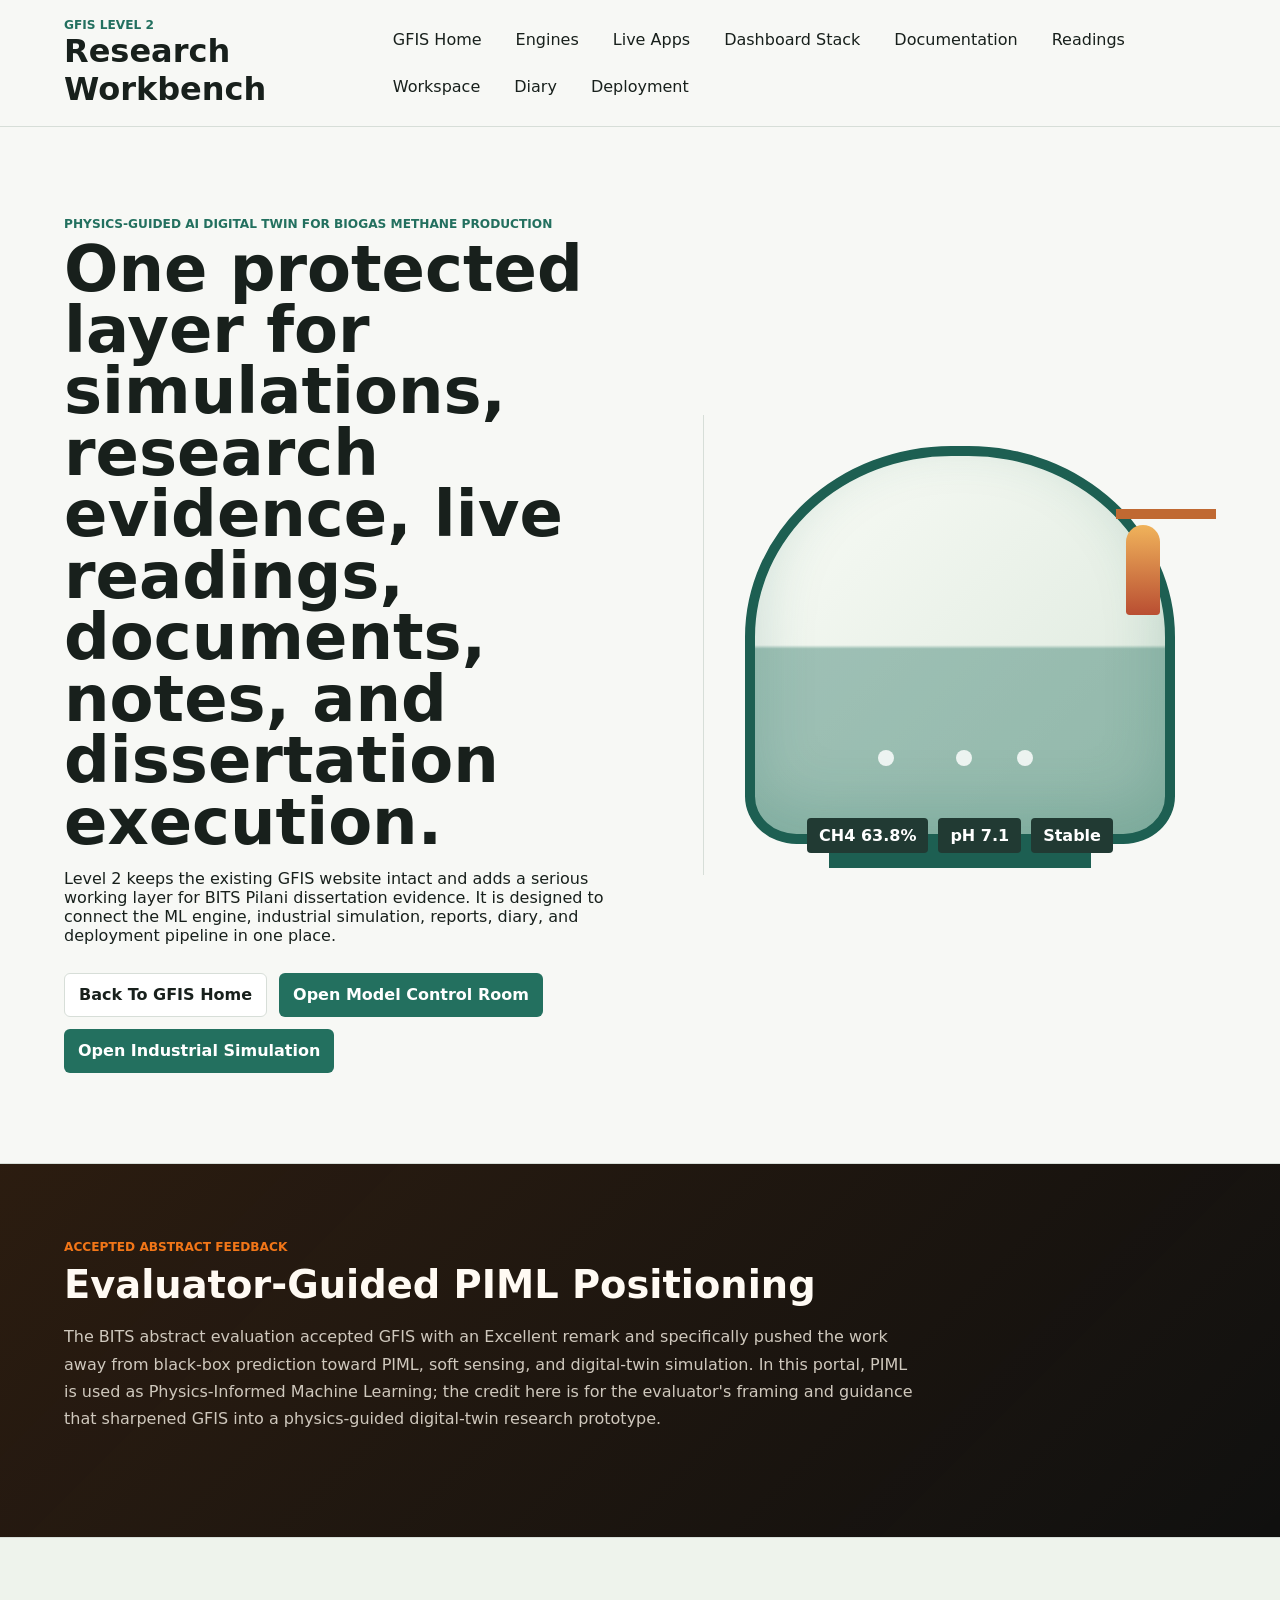
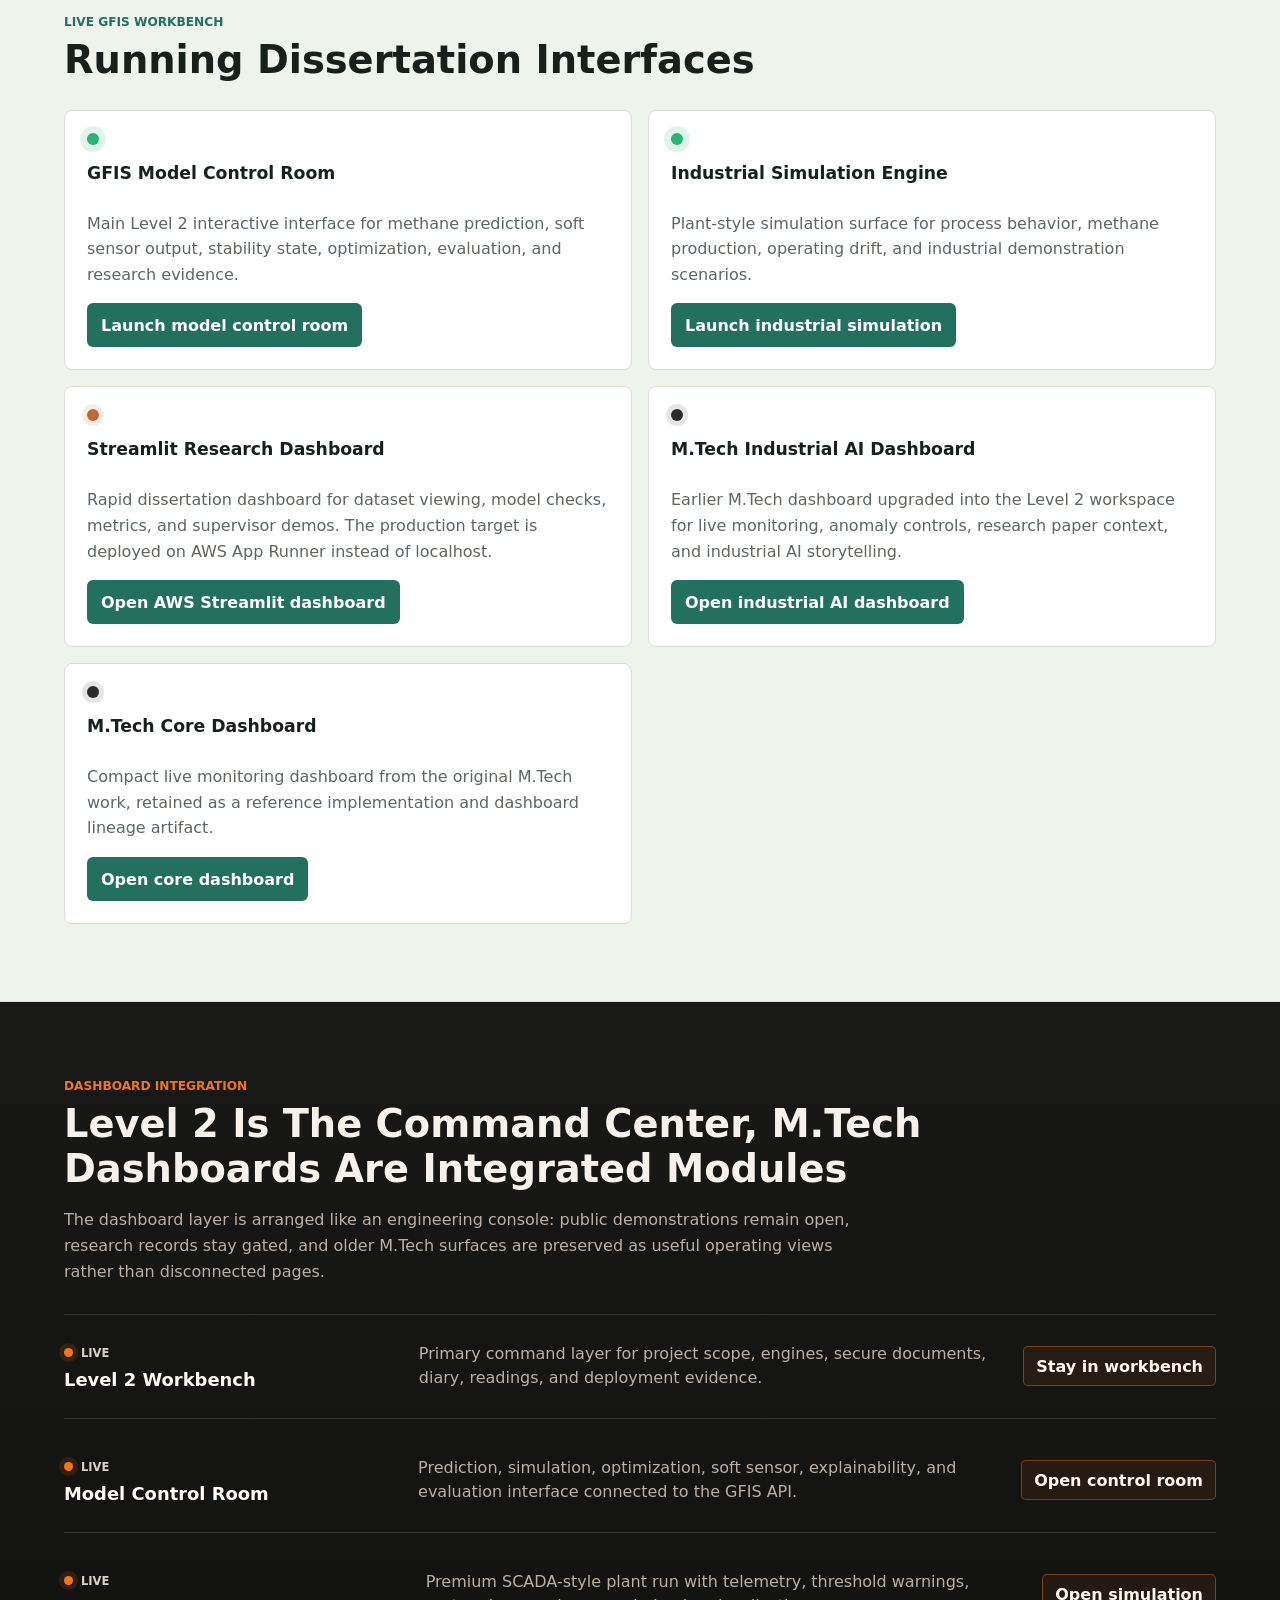
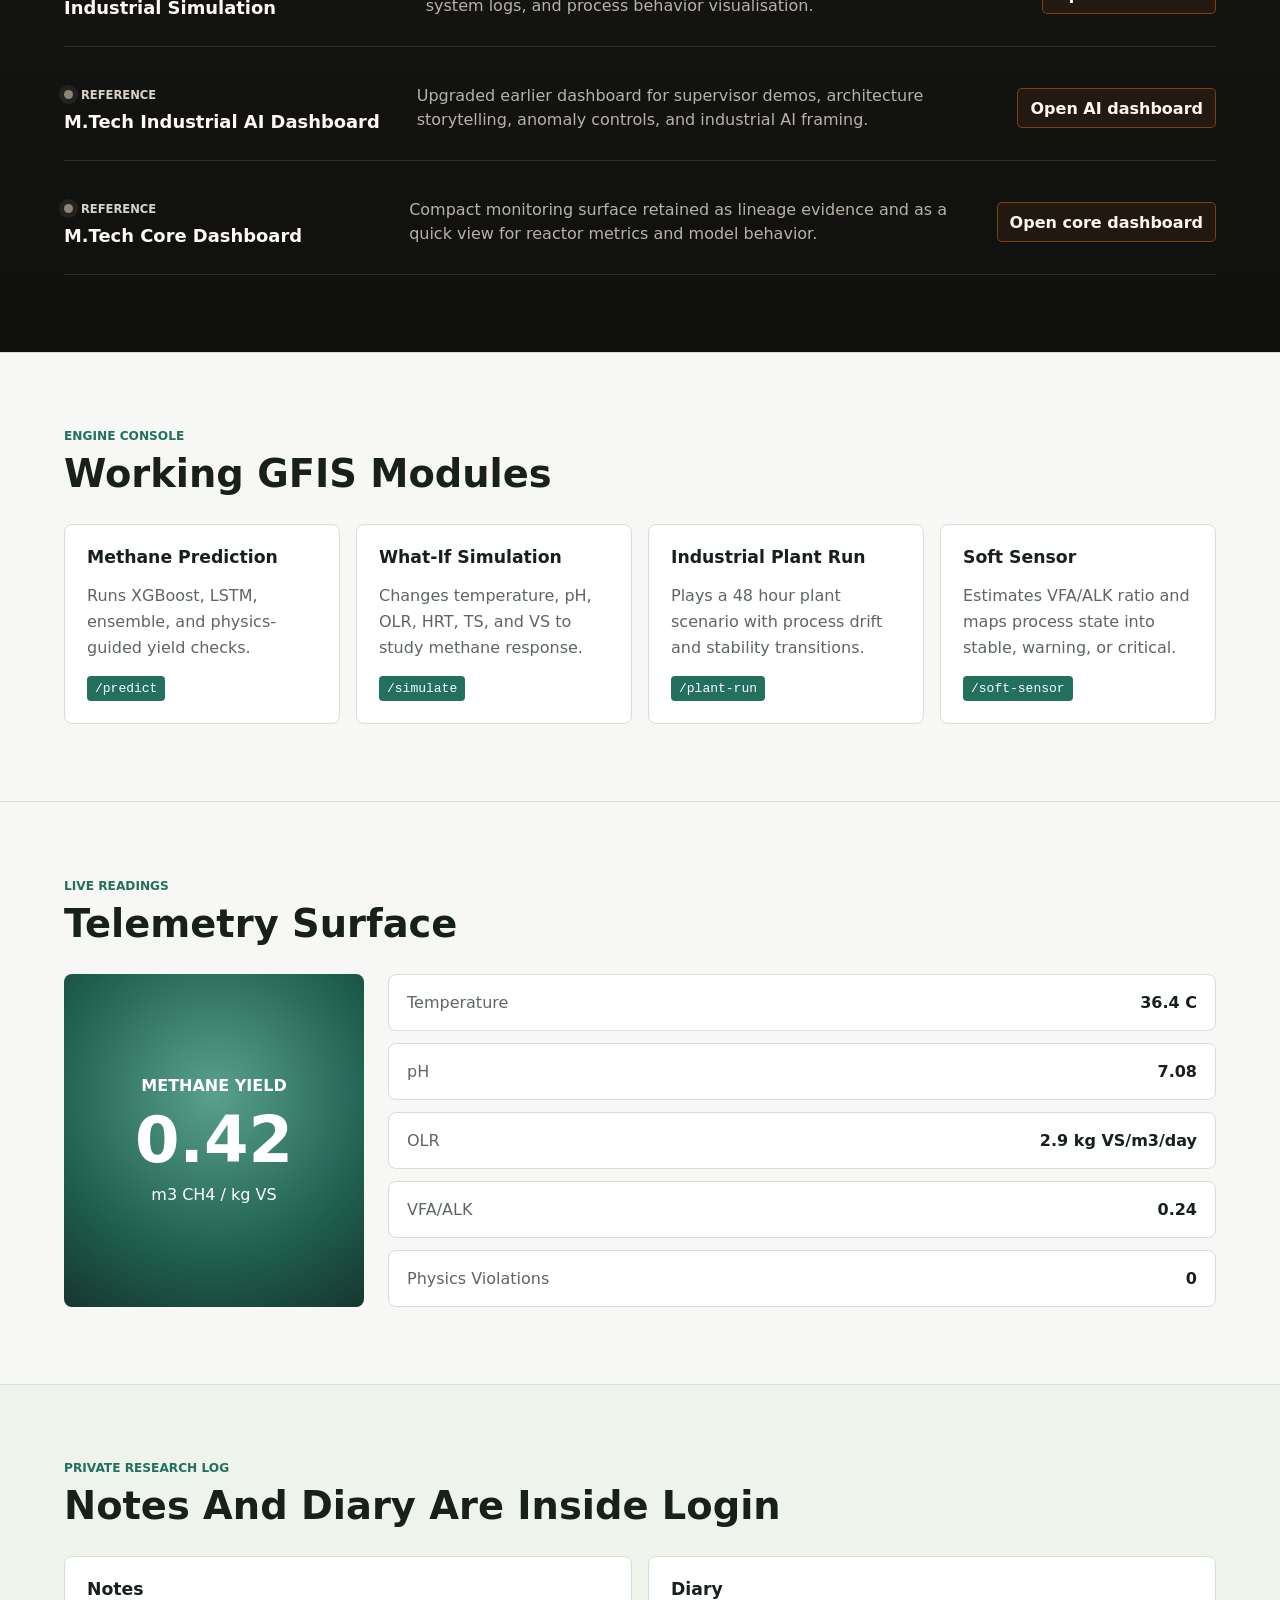
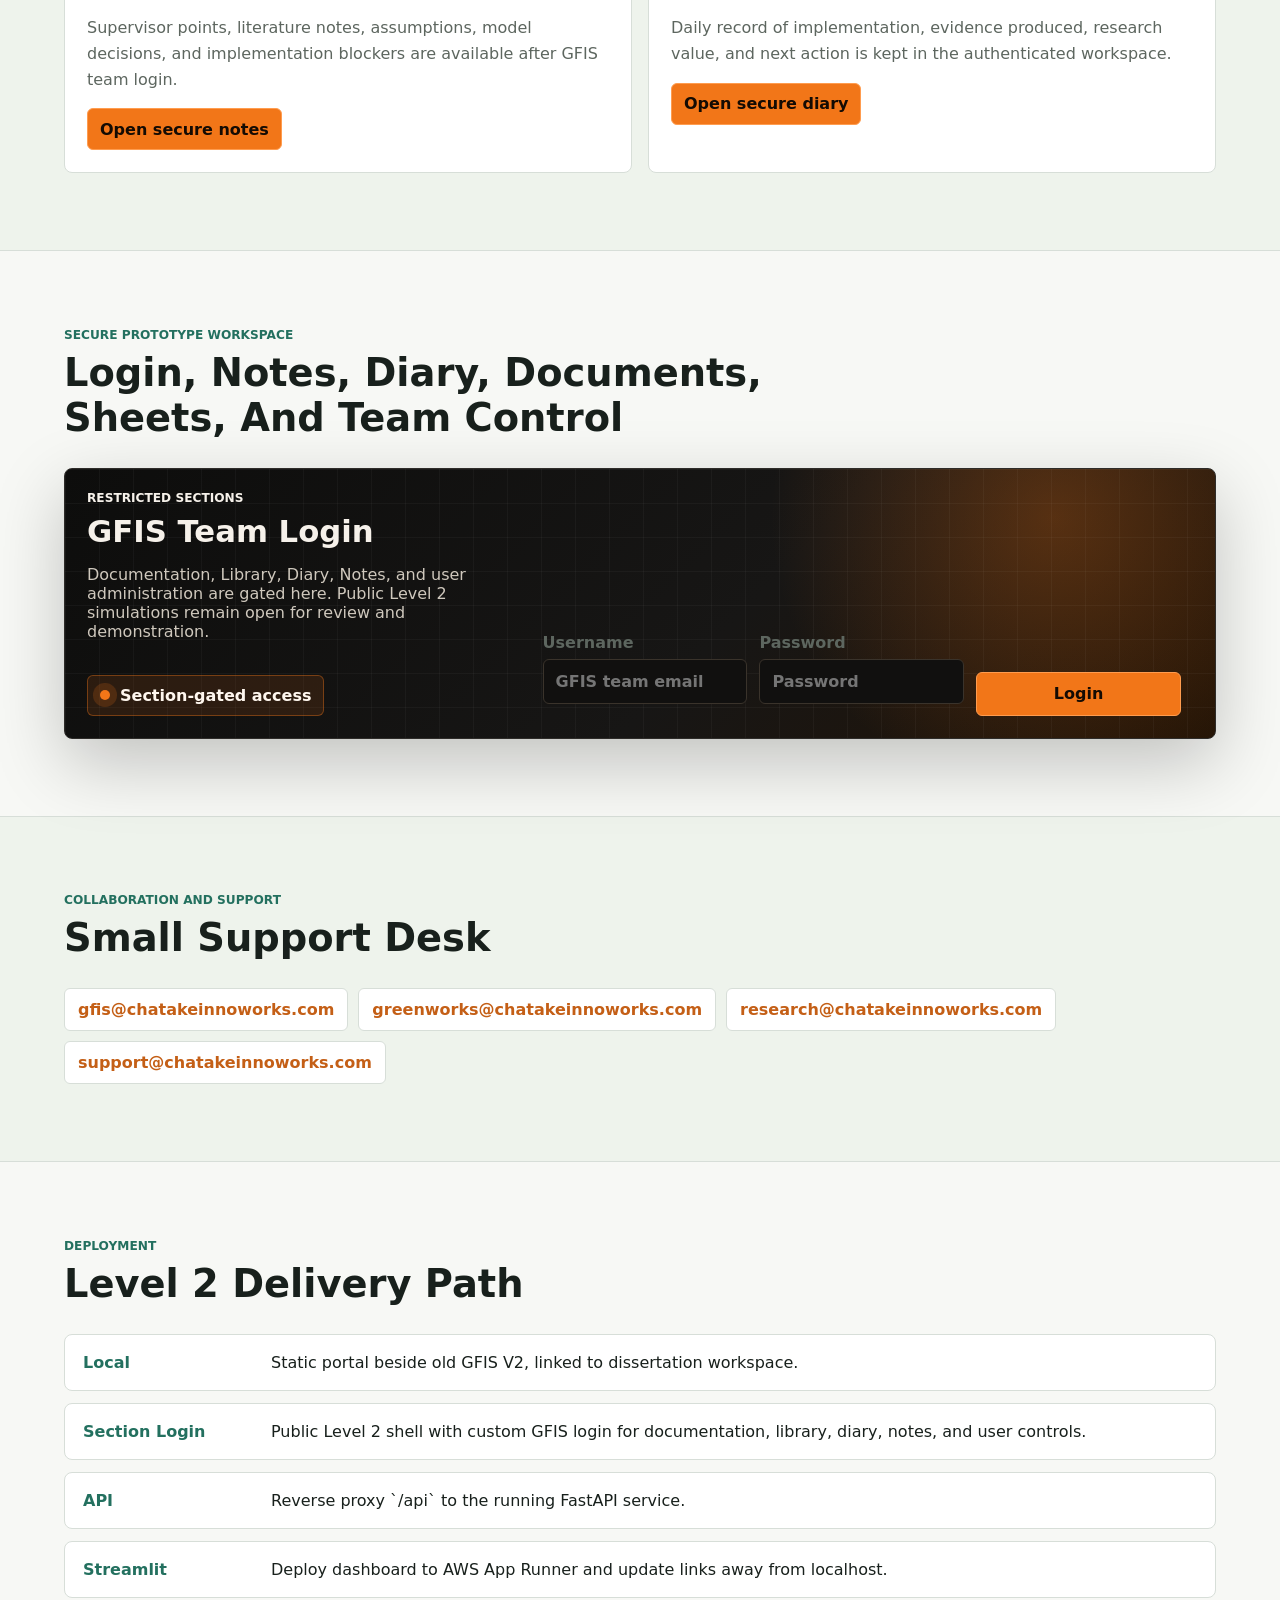
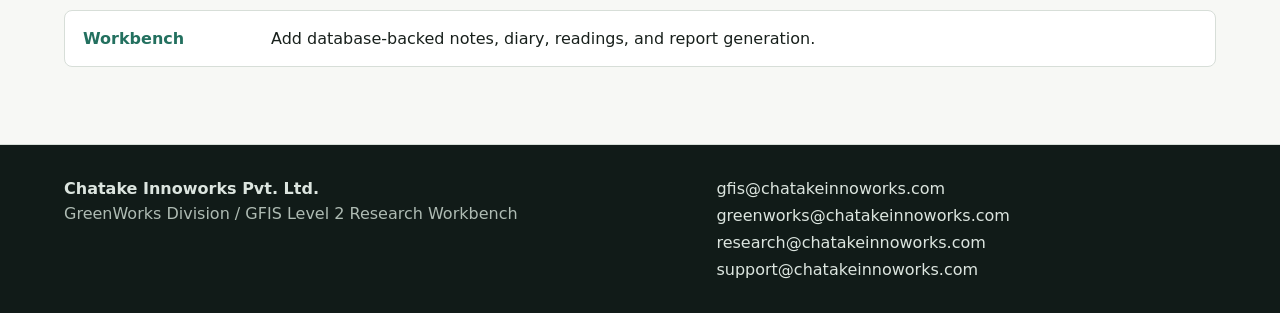
<file: level-2/index.html>
<!doctype html>
<html lang="en">
<head>
  <meta charset="utf-8">
  <meta name="viewport" content="width=device-width, initial-scale=1">
  <title>GFIS Level 2 | Research Workbench</title>
  <link rel="stylesheet" href="assets/level2.css">

  <link rel="icon" href="/assets/favicon.svg" type="image/svg+xml">
  <link rel="apple-touch-icon" href="/assets/favicon.svg">
  <meta name="theme-color" content="#10100f">
  <meta property="og:type" content="website">
  <meta property="og:site_name" content="GFIS by Chatake Innoworks">
  <meta property="og:title" content="GFIS Level 2 | Research Workbench">
  <meta property="og:description" content="GFIS Level 2 research workbench for methane prediction, industrial simulation, dissertation documents, diary, and deployment evidence.">
  <meta property="og:url" content="https://gfis.chatakeinnoworks.com/level-2/">
  <meta property="og:image" content="https://gfis.chatakeinnoworks.com/assets/gfis-dipex.jpeg">
  <meta name="twitter:card" content="summary_large_image">
  <meta name="twitter:title" content="GFIS Level 2 | Research Workbench">
  <meta name="twitter:description" content="Physics-guided AI digital twin for biogas methane prediction, industrial simulation, and dissertation-grade research execution.">
  <meta name="twitter:image" content="https://gfis.chatakeinnoworks.com/assets/gfis-dipex.jpeg">
</head>
<body>
  <header class="topbar">
    <div>
      <p class="eyebrow">GFIS Level 2</p>
      <h1>Research Workbench</h1>
    </div>
    <nav aria-label="Primary">
      <a href="../">GFIS Home</a>
      <a href="#engines">Engines</a>
      <a href="#live-apps">Live Apps</a>
      <a href="#dashboard-stack">Dashboard Stack</a>
      <a href="#workspace" data-protected-link>Documentation</a>
      <a href="#readings">Readings</a>
      <a href="#workspace" data-protected-link>Workspace</a>
      <a href="#workspace" data-protected-link>Diary</a>
      <a href="#deployment">Deployment</a>
    </nav>
  </header>

  <main>
    <section class="hero">
      <div class="hero-copy">
        <p class="eyebrow">Physics-Guided AI Digital Twin for Biogas Methane Production</p>
        <h2>One protected layer for simulations, research evidence, live readings, documents, notes, and dissertation execution.</h2>
        <p>
          Level 2 keeps the existing GFIS website intact and adds a serious working layer for BITS Pilani dissertation evidence.
          It is designed to connect the ML engine, industrial simulation, reports, diary, and deployment pipeline in one place.
        </p>
        <div class="hero-actions">
          <a href="../">Back To GFIS Home</a>
          <a href="apps/model-control-room/" target="_blank" rel="noopener">Open Model Control Room</a>
          <a href="apps/model-control-room/industrial_simulation.html" target="_blank" rel="noopener">Open Industrial Simulation</a>
        </div>
      </div>
      <div class="plant-panel" aria-label="Biogas plant process animation">
        <div class="digester">
          <span class="bubble bubble-a"></span>
          <span class="bubble bubble-b"></span>
          <span class="bubble bubble-c"></span>
          <div class="gas-line"></div>
        </div>
        <div class="flare"></div>
        <div class="metric-strip">
          <span>CH4 63.8%</span>
          <span>pH 7.1</span>
          <span>Stable</span>
        </div>
      </div>
    </section>

    <section class="band evaluator-note-band">
      <div class="section-head">
        <p class="eyebrow">Accepted Abstract Feedback</p>
        <h2>Evaluator-Guided PIML Positioning</h2>
        <p>
          The BITS abstract evaluation accepted GFIS with an Excellent remark and specifically pushed the work away from
          black-box prediction toward PIML, soft sensing, and digital-twin simulation. In this portal, PIML is used as
          Physics-Informed Machine Learning; the credit here is for the evaluator's framing and guidance that sharpened
          GFIS into a physics-guided digital-twin research prototype.
        </p>
      </div>
    </section>

    <section id="live-apps" class="band subtle">
      <div class="section-head">
        <p class="eyebrow">Live GFIS Workbench</p>
        <h2>Running Dissertation Interfaces</h2>
      </div>
      <div class="live-grid">
        <article class="launch-panel">
          <span class="status-dot"></span>
          <h3>GFIS Model Control Room</h3>
          <p>Main Level 2 interactive interface for methane prediction, soft sensor output, stability state, optimization, evaluation, and research evidence.</p>
          <a href="apps/model-control-room/" target="_blank" rel="noopener">Launch model control room</a>
        </article>
        <article class="launch-panel">
          <span class="status-dot"></span>
          <h3>Industrial Simulation Engine</h3>
          <p>Plant-style simulation surface for process behavior, methane production, operating drift, and industrial demonstration scenarios.</p>
          <a href="apps/model-control-room/industrial_simulation.html" target="_blank" rel="noopener">Launch industrial simulation</a>
        </article>
        <article class="launch-panel">
          <span class="status-dot muted"></span>
          <h3>Streamlit Research Dashboard</h3>
          <p>Rapid dissertation dashboard for dataset viewing, model checks, metrics, and supervisor demos. The production target is deployed on AWS App Runner instead of localhost.</p>
          <a class="streamlit-link" href="https://ea4js82me5.us-east-1.awsapprunner.com/" target="_blank" rel="noopener">Open AWS Streamlit dashboard</a>
        </article>
        <article class="launch-panel">
          <span class="status-dot neutral"></span>
          <h3>M.Tech Industrial AI Dashboard</h3>
          <p>Earlier M.Tech dashboard upgraded into the Level 2 workspace for live monitoring, anomaly controls, research paper context, and industrial AI storytelling.</p>
          <a href="apps/mtech-dashboards/GFIS_AI_Dashboard.html" target="_blank" rel="noopener">Open industrial AI dashboard</a>
        </article>
        <article class="launch-panel">
          <span class="status-dot neutral"></span>
          <h3>M.Tech Core Dashboard</h3>
          <p>Compact live monitoring dashboard from the original M.Tech work, retained as a reference implementation and dashboard lineage artifact.</p>
          <a href="apps/mtech-dashboards/GFIS_Dashboard.html" target="_blank" rel="noopener">Open core dashboard</a>
        </article>
      </div>
    </section>

    <section id="dashboard-stack" class="band dashboard-stack-band">
      <div class="section-head">
        <p class="eyebrow">Dashboard Integration</p>
        <h2>Level 2 Is The Command Center, M.Tech Dashboards Are Integrated Modules</h2>
        <p>
          The dashboard layer is arranged like an engineering console: public demonstrations remain open,
          research records stay gated, and older M.Tech surfaces are preserved as useful operating views
          rather than disconnected pages.
        </p>
      </div>
      <div class="module-rack" aria-label="GFIS dashboard integration matrix">
        <article class="module-row active">
          <div>
            <span class="module-status live">Live</span>
            <h3>Level 2 Workbench</h3>
          </div>
          <p>Primary command layer for project scope, engines, secure documents, diary, readings, and deployment evidence.</p>
          <a href="./">Stay in workbench</a>
        </article>
        <article class="module-row active">
          <div>
            <span class="module-status live">Live</span>
            <h3>Model Control Room</h3>
          </div>
          <p>Prediction, simulation, optimization, soft sensor, explainability, and evaluation interface connected to the GFIS API.</p>
          <a href="apps/model-control-room/" target="_blank" rel="noopener">Open control room</a>
        </article>
        <article class="module-row active">
          <div>
            <span class="module-status live">Live</span>
            <h3>Industrial Simulation</h3>
          </div>
          <p>Premium SCADA-style plant run with telemetry, threshold warnings, system logs, and process behavior visualisation.</p>
          <a href="apps/model-control-room/industrial_simulation.html" target="_blank" rel="noopener">Open simulation</a>
        </article>
        <article class="module-row reference">
          <div>
            <span class="module-status reference">Reference</span>
            <h3>M.Tech Industrial AI Dashboard</h3>
          </div>
          <p>Upgraded earlier dashboard for supervisor demos, architecture storytelling, anomaly controls, and industrial AI framing.</p>
          <a href="apps/mtech-dashboards/GFIS_AI_Dashboard.html" target="_blank" rel="noopener">Open AI dashboard</a>
        </article>
        <article class="module-row reference">
          <div>
            <span class="module-status reference">Reference</span>
            <h3>M.Tech Core Dashboard</h3>
          </div>
          <p>Compact monitoring surface retained as lineage evidence and as a quick view for reactor metrics and model behavior.</p>
          <a href="apps/mtech-dashboards/GFIS_Dashboard.html" target="_blank" rel="noopener">Open core dashboard</a>
        </article>
      </div>
    </section>

    <section id="engines" class="band">
      <div class="section-head">
        <p class="eyebrow">Engine Console</p>
        <h2>Working GFIS Modules</h2>
      </div>
      <div class="grid cards">
        <article>
          <h3>Methane Prediction</h3>
          <p>Runs XGBoost, LSTM, ensemble, and physics-guided yield checks.</p>
          <code>/predict</code>
        </article>
        <article>
          <h3>What-If Simulation</h3>
          <p>Changes temperature, pH, OLR, HRT, TS, and VS to study methane response.</p>
          <code>/simulate</code>
        </article>
        <article>
          <h3>Industrial Plant Run</h3>
          <p>Plays a 48 hour plant scenario with process drift and stability transitions.</p>
          <code>/plant-run</code>
        </article>
        <article>
          <h3>Soft Sensor</h3>
          <p>Estimates VFA/ALK ratio and maps process state into stable, warning, or critical.</p>
          <code>/soft-sensor</code>
        </article>
      </div>
    </section>

    <section id="readings" class="band">
      <div class="section-head">
        <p class="eyebrow">Live Readings</p>
        <h2>Telemetry Surface</h2>
      </div>
      <div class="reading-layout">
        <div class="reading-meter">
          <span class="meter-label">Methane Yield</span>
          <strong>0.42</strong>
          <span>m3 CH4 / kg VS</span>
        </div>
        <div class="reading-list">
          <p><span>Temperature</span><strong>36.4 C</strong></p>
          <p><span>pH</span><strong>7.08</strong></p>
          <p><span>OLR</span><strong>2.9 kg VS/m3/day</strong></p>
          <p><span>VFA/ALK</span><strong>0.24</strong></p>
          <p><span>Physics Violations</span><strong>0</strong></p>
        </div>
      </div>
    </section>

    <section id="notes" class="band subtle access-teaser">
      <div class="section-head">
        <p class="eyebrow">Private Research Log</p>
        <h2>Notes And Diary Are Inside Login</h2>
      </div>
      <div class="split">
        <article>
          <h3>Notes</h3>
          <p>Supervisor points, literature notes, assumptions, model decisions, and implementation blockers are available after GFIS team login.</p>
          <a href="#workspace" data-protected-link>Open secure notes</a>
        </article>
        <article>
          <h3>Diary</h3>
          <p>Daily record of implementation, evidence produced, research value, and next action is kept in the authenticated workspace.</p>
          <a href="#workspace" data-protected-link>Open secure diary</a>
        </article>
      </div>
    </section>

    <section id="workspace" class="band">
      <div class="section-head">
        <p class="eyebrow">Secure Prototype Workspace</p>
        <h2>Login, Notes, Diary, Documents, Sheets, And Team Control</h2>
      </div>

      <div id="loginPanel" class="workspace-card login-card professional-login">
        <div class="login-brand">
          <p class="eyebrow">Restricted Sections</p>
          <h3>GFIS Team Login</h3>
          <p>Documentation, Library, Diary, Notes, and user administration are gated here. Public Level 2 simulations remain open for review and demonstration.</p>
          <div class="login-signal">
            <span></span>
            <strong>Section-gated access</strong>
          </div>
        </div>
        <form id="loginForm" class="form-grid">
          <label>
            Username
            <input id="loginUser" type="email" autocomplete="username" placeholder="GFIS team email">
          </label>
          <label>
            Password
            <input id="loginPass" type="password" autocomplete="current-password" placeholder="Password">
          </label>
          <button type="submit">Login</button>
          <p id="loginMessage" class="form-message"></p>
        </form>
      </div>

      <div id="workbenchPanel" class="hidden">
        <div class="workspace-card profile-row">
          <div>
            <p class="eyebrow">Profile</p>
            <h3 id="profileName">GFIS User</h3>
            <p id="profileRole">Role</p>
          </div>
          <button id="logoutButton" type="button">Logout</button>
        </div>

        <section id="library" class="workspace-card documentation-vault gated-section" data-gated-section="library">
          <div class="section-head compact">
            <div>
              <p class="eyebrow">Secure Documentation Vault</p>
              <h2>Documents, Resources, Journal Paper, Project Outline And Uploads</h2>
            </div>
          </div>
          <div class="quote-inline">
            "A research system is strongest when every claim has a working artifact behind it."
          </div>
          <div class="upload-panel">
            <label>
              Upload document to this browser
              <input id="docUpload" type="file" multiple accept=".pdf,.doc,.docx,.xlsx,.xls,.csv,.txt,.md,.zip">
            </label>
            <div class="button-row">
              <button id="clearUploadedDocs" type="button">Clear Uploaded Files</button>
            </div>
          </div>
          <div class="document-layout">
            <aside>
              <h3>Portal Folders</h3>
              <div class="doc-list" id="docList"></div>
              <h3>Uploaded Here</h3>
              <div class="doc-list uploaded-list" id="uploadedDocList"></div>
            </aside>
            <div class="document-frame">
              <iframe id="docFrame" title="GFIS document preview" src="library/project-outline/GFIS_Consolidated_Abstract_Project_Layout_Final.pdf"></iframe>
            </div>
          </div>
          <div class="table-wrap vault-table">
            <table>
              <thead>
                <tr>
                  <th>Folder</th>
                  <th>Document</th>
                  <th>Type</th>
                  <th>Status</th>
                </tr>
              </thead>
              <tbody id="libraryRows">
                <tr><td colspan="4">Login complete. Loading secure manifest...</td></tr>
              </tbody>
            </table>
          </div>
        </section>

        <div class="workspace-grid">
          <section class="workspace-card">
            <h3>Notes</h3>
            <label>Title <input id="noteTitle" type="text" placeholder="Supervisor meeting / model decision"></label>
            <label>Note <textarea id="noteBody" rows="8" placeholder="Write GFIS research notes here..."></textarea></label>
            <div class="button-row">
              <button id="saveNote" type="button">Save Note</button>
              <button id="exportNotes" type="button">Export Notes</button>
            </div>
            <div id="notesList" class="record-list"></div>
          </section>

          <section class="workspace-card">
            <h3>Diary</h3>
            <label>Date <input id="diaryDate" type="date"></label>
            <label>Entry <textarea id="diaryBody" rows="8" placeholder="Work completed, evidence, blocker, next action..."></textarea></label>
            <div class="button-row">
              <button id="saveDiary" type="button">Save Diary</button>
              <button id="exportDiary" type="button">Export Diary</button>
            </div>
            <div id="diaryList" class="record-list"></div>
          </section>

          <section class="workspace-card">
            <h3>Word-Style Draft</h3>
            <label>Document Title <input id="docTitle" type="text" placeholder="GFIS research section"></label>
            <label>Content <textarea id="docBody" rows="9" placeholder="Draft report, abstract, meeting note, or explanation..."></textarea></label>
            <div class="button-row">
              <button id="downloadDoc" type="button">Download Word HTML</button>
              <button id="clearDoc" type="button">Clear</button>
            </div>
          </section>

          <section class="workspace-card">
            <h3>Excel-Style Readings</h3>
            <label>CSV Rows <textarea id="sheetBody" rows="9">date,temperature,pH,OLR,HRT,VS,methane_yield,stability
2026-05-06,36.4,7.08,2.9,24,72,0.42,Stable</textarea></label>
            <div class="button-row">
              <button id="downloadCsv" type="button">Download CSV</button>
              <button id="addSampleRow" type="button">Add Sample Row</button>
            </div>
          </section>
        </div>

        <section id="adminPanel" class="workspace-card hidden">
          <div class="section-head compact">
            <p class="eyebrow">Admin</p>
            <h2>GFIS Team Users And Credentials</h2>
          </div>
          <form id="createUserForm" class="form-grid user-form">
            <label>Email <input id="newUserEmail" type="email" placeholder="member@chatakeinnoworks.com"></label>
            <label>Password <input id="newUserPassword" type="text" placeholder="Temporary password"></label>
            <label>Role
              <select id="newUserRole">
                <option value="user">user</option>
                <option value="admin">admin</option>
              </select>
            </label>
            <button type="submit">Create User</button>
          </form>
          <div id="userList" class="record-list"></div>
        </section>
      </div>
    </section>

    <section class="band subtle">
      <div class="section-head">
        <p class="eyebrow">Collaboration And Support</p>
        <h2>Small Support Desk</h2>
      </div>
      <div class="support-strip">
        <a href="mailto:gfis@chatakeinnoworks.com">gfis@chatakeinnoworks.com</a>
        <a href="mailto:greenworks@chatakeinnoworks.com">greenworks@chatakeinnoworks.com</a>
        <a href="mailto:research@chatakeinnoworks.com">research@chatakeinnoworks.com</a>
        <a href="mailto:support@chatakeinnoworks.com">support@chatakeinnoworks.com</a>
      </div>
    </section>

    <section id="deployment" class="band">
      <div class="section-head">
        <p class="eyebrow">Deployment</p>
        <h2>Level 2 Delivery Path</h2>
      </div>
      <ol class="timeline">
        <li><span>Local</span>Static portal beside old GFIS V2, linked to dissertation workspace.</li>
        <li><span>Section Login</span>Public Level 2 shell with custom GFIS login for documentation, library, diary, notes, and user controls.</li>
        <li><span>API</span>Reverse proxy `/api` to the running FastAPI service.</li>
        <li><span>Streamlit</span>Deploy dashboard to AWS App Runner and update links away from localhost.</li>
        <li><span>Workbench</span>Add database-backed notes, diary, readings, and report generation.</li>
      </ol>
    </section>
  </main>

  <footer class="corporate-footer">
    <div>
      <strong>Chatake Innoworks Pvt. Ltd.</strong>
      <span>GreenWorks Division / GFIS Level 2 Research Workbench</span>
    </div>
    <div class="footer-links">
      <a href="mailto:gfis@chatakeinnoworks.com">gfis@chatakeinnoworks.com</a>
      <a href="mailto:greenworks@chatakeinnoworks.com">greenworks@chatakeinnoworks.com</a>
      <a href="mailto:research@chatakeinnoworks.com">research@chatakeinnoworks.com</a>
      <a href="mailto:support@chatakeinnoworks.com">support@chatakeinnoworks.com</a>
    </div>
  </footer>

  <script src="assets/runtime-config.js"></script>
  <script src="assets/level2.js"></script>
</body>
</html>
</file>
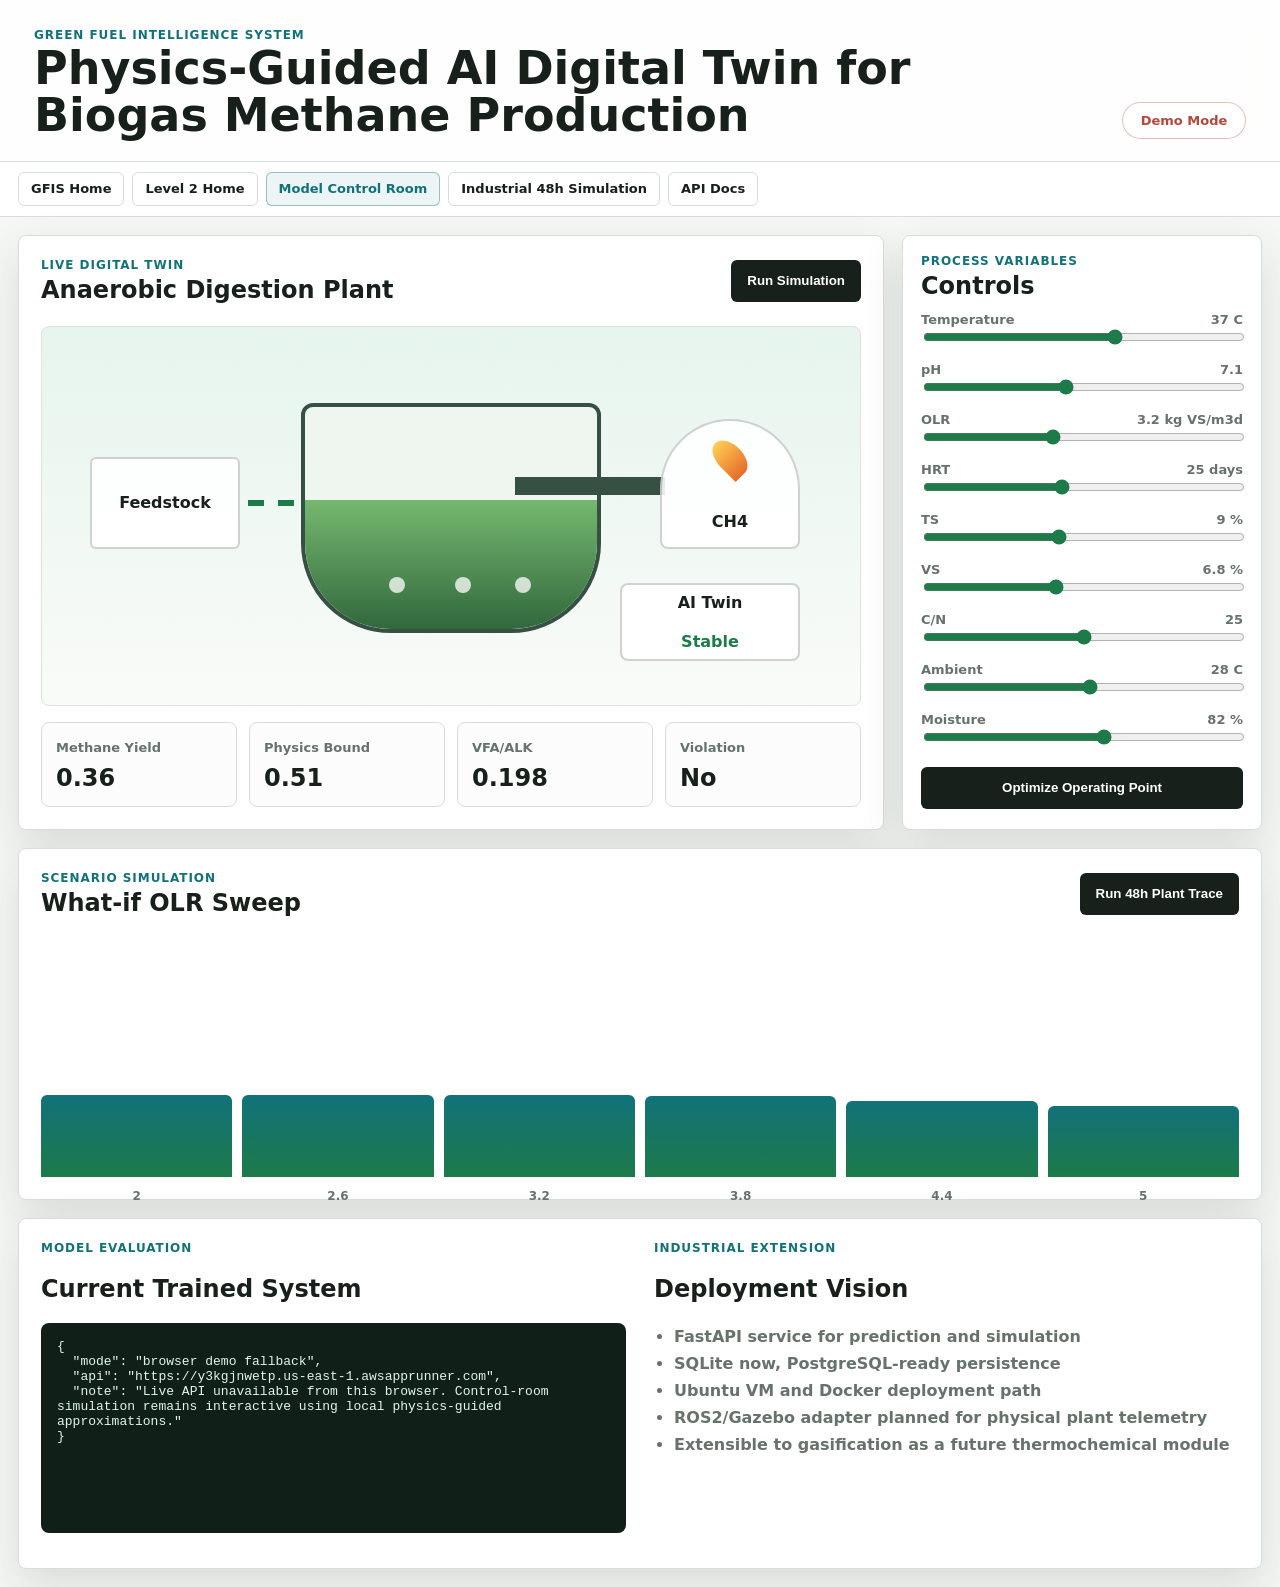
<file: level-2/apps/model-control-room/index.html>
<!doctype html>
<html lang="en">
  <head>
    <meta charset="utf-8" />
    <meta name="viewport" content="width=device-width, initial-scale=1" />
    <title>GFIS Digital Twin Control Room</title>
    <link rel="icon" href="/assets/favicon.svg" type="image/svg+xml" />
    <link rel="apple-touch-icon" href="/assets/favicon.svg" />
    <meta name="theme-color" content="#10100f" />
    <meta property="og:title" content="GFIS Digital Twin Control Room" />
    <meta property="og:description" content="Physics-guided AI control room for methane prediction, stability sensing, simulation, and optimization." />
    <meta property="og:image" content="https://gfis.chatakeinnoworks.com/assets/gfis-dipex.jpeg" />
    <link rel="stylesheet" href="styles.css" />
  </head>
  <body>
    <header class="topbar">
      <div>
        <p class="eyebrow">Green Fuel Intelligence System</p>
        <h1>Physics-Guided AI Digital Twin for Biogas Methane Production</h1>
      </div>
      <div class="status-pill" id="apiStatus">Checking API</div>
    </header>

    <nav class="demo-nav" aria-label="GFIS demo views">
      <a href="../../../">GFIS Home</a>
      <a href="../../">Level 2 Home</a>
      <a href="index.html" aria-current="page">Model Control Room</a>
      <a href="industrial_simulation.html">Industrial 48h Simulation</a>
      <a id="apiDocsLink" href="#">API Docs</a>
    </nav>

    <main class="layout">
      <section class="plant-panel">
        <div class="section-head">
          <div>
            <p class="eyebrow">Live Digital Twin</p>
            <h2>Anaerobic Digestion Plant</h2>
          </div>
          <button id="runSimulation">Run Simulation</button>
        </div>

        <div class="plant-scene" aria-label="Animated biogas plant simulation">
          <div class="feedstock">
            <span>Feedstock</span>
            <div class="flow flow-a"></div>
          </div>
          <div class="digester">
            <div class="liquid"></div>
            <div class="bubble b1"></div>
            <div class="bubble b2"></div>
            <div class="bubble b3"></div>
            <span>AD Reactor</span>
          </div>
          <div class="pipe"></div>
          <div class="gas-dome">
            <div class="flame"></div>
            <span>CH4</span>
          </div>
          <div class="control-node">
            <span>AI Twin</span>
            <strong id="stabilityBadge">Stable</strong>
          </div>
        </div>

        <div class="metrics">
          <article>
            <span>Methane Yield</span>
            <strong id="methaneMetric">--</strong>
          </article>
          <article>
            <span>Physics Bound</span>
            <strong id="boundMetric">--</strong>
          </article>
          <article>
            <span>VFA/ALK</span>
            <strong id="vfaMetric">--</strong>
          </article>
          <article>
            <span>Violation</span>
            <strong id="violationMetric">--</strong>
          </article>
        </div>
      </section>

      <aside class="control-panel">
        <div class="section-head compact">
          <div>
            <p class="eyebrow">Process Variables</p>
            <h2>Controls</h2>
          </div>
        </div>
        <div id="controls" class="controls"></div>
        <button id="optimize">Optimize Operating Point</button>
      </aside>

      <section class="wide-panel">
        <div class="section-head">
          <div>
            <p class="eyebrow">Scenario Simulation</p>
            <h2>What-if OLR Sweep</h2>
          </div>
          <button id="runPlantTrace">Run 48h Plant Trace</button>
        </div>
        <div class="chart" id="chart"></div>
      </section>

      <section class="wide-panel two-col">
        <div>
          <p class="eyebrow">Model Evaluation</p>
          <h2>Current Trained System</h2>
          <pre id="evaluationBox">Loading evaluation...</pre>
        </div>
        <div>
          <p class="eyebrow">Industrial Extension</p>
          <h2>Deployment Vision</h2>
          <ul class="vision-list">
            <li>FastAPI service for prediction and simulation</li>
            <li>SQLite now, PostgreSQL-ready persistence</li>
            <li>Ubuntu VM and Docker deployment path</li>
            <li>ROS2/Gazebo adapter planned for physical plant telemetry</li>
            <li>Extensible to gasification as a future thermochemical module</li>
          </ul>
        </div>
      </section>
    </main>

    <script src="config.js"></script>
    <script src="app.js"></script>
  </body>
</html>
</file>
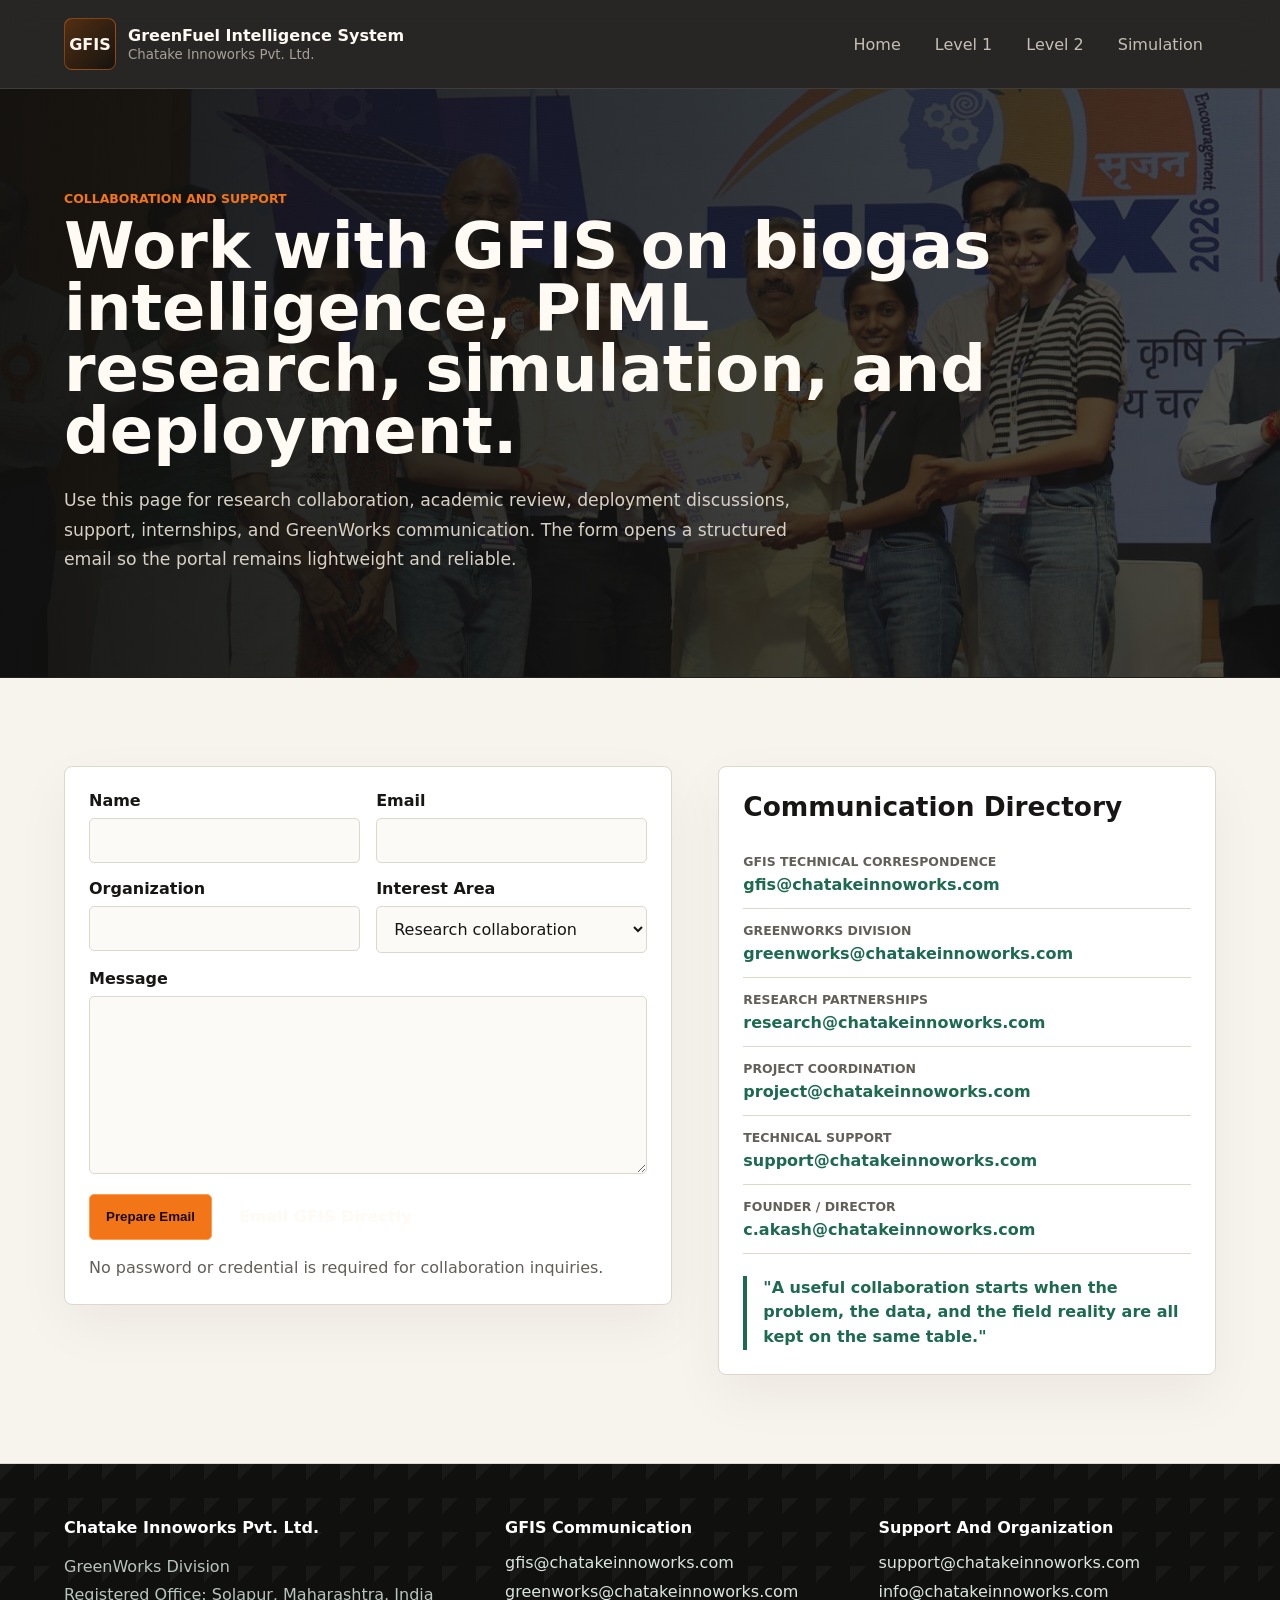
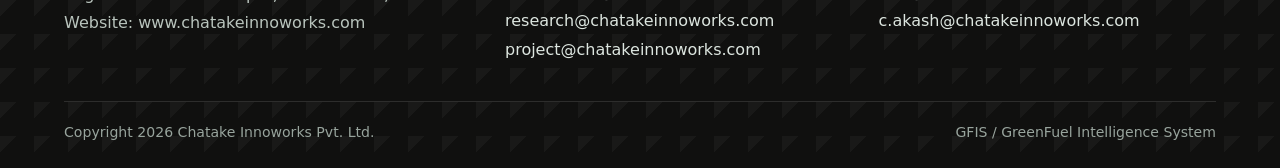
<file: contact.html>
<!doctype html>
<html lang="en">
<head>
  <meta charset="utf-8">
  <meta name="viewport" content="width=device-width, initial-scale=1">
  <meta name="description" content="Contact GFIS and Chatake Innoworks GreenWorks for collaboration, research, support, and industrial biogas intelligence discussions.">
  <title>Contact GFIS | Chatake Innoworks GreenWorks</title>
  <link rel="stylesheet" href="assets/gfis-unified.css">
  <link rel="icon" href="/assets/favicon.svg" type="image/svg+xml">
  <link rel="apple-touch-icon" href="/assets/favicon.svg">
  <meta name="theme-color" content="#10100f">
  <meta property="og:type" content="website">
  <meta property="og:site_name" content="GFIS by Chatake Innoworks">
  <meta property="og:title" content="Contact GFIS | Chatake Innoworks GreenWorks">
  <meta property="og:description" content="Collaboration, research, support, and deployment contact page for GFIS.">
  <meta property="og:url" content="https://gfis.chatakeinnoworks.com/contact.html">
  <meta property="og:image" content="https://gfis.chatakeinnoworks.com/assets/gfis-dipex.jpeg">
</head>
<body>
  <header class="site-header">
    <a class="brand" href="index.html" aria-label="GFIS home">
      <span class="brand-mark">GFIS</span>
      <span>
        <strong>GreenFuel Intelligence System</strong>
        <small>Chatake Innoworks Pvt. Ltd.</small>
      </span>
    </a>
    <nav aria-label="Primary navigation">
      <a href="index.html">Home</a>
      <a href="level-1/">Level 1</a>
      <a href="level-2/">Level 2</a>
      <a href="level-2/apps/model-control-room/industrial_simulation.html">Simulation</a>
    </nav>
  </header>

  <main>
    <section class="contact-hero">
      <p class="eyebrow">Collaboration And Support</p>
      <h1>Work with GFIS on biogas intelligence, PIML research, simulation, and deployment.</h1>
      <p>
        Use this page for research collaboration, academic review, deployment discussions, support, internships,
        and GreenWorks communication. The form opens a structured email so the portal remains lightweight and reliable.
      </p>
    </section>

    <section class="band contact-grid-band">
      <div class="contact-layout">
        <form class="contact-form" id="collaborationForm">
          <div>
            <label for="name">Name</label>
            <input id="name" name="name" type="text" autocomplete="name" required>
          </div>
          <div>
            <label for="email">Email</label>
            <input id="email" name="email" type="email" autocomplete="email" required>
          </div>
          <div>
            <label for="organization">Organization</label>
            <input id="organization" name="organization" type="text" autocomplete="organization">
          </div>
          <div>
            <label for="interest">Interest Area</label>
            <select id="interest" name="interest">
              <option>Research collaboration</option>
              <option>Biogas plant / industrial deployment</option>
              <option>BITS dissertation review</option>
              <option>Student internship / academic work</option>
              <option>Technical support</option>
              <option>General inquiry</option>
            </select>
          </div>
          <div class="full-span">
            <label for="message">Message</label>
            <textarea id="message" name="message" rows="8" required></textarea>
          </div>
          <div class="form-actions full-span">
            <button class="button primary" type="submit">Prepare Email</button>
            <a class="button secondary" href="mailto:gfis@chatakeinnoworks.com">Email GFIS Directly</a>
          </div>
          <p class="form-note full-span" id="formNote">No password or credential is required for collaboration inquiries.</p>
        </form>

        <aside class="contact-directory">
          <h2>Communication Directory</h2>
          <dl>
            <div>
              <dt>GFIS technical correspondence</dt>
              <dd><a href="mailto:gfis@chatakeinnoworks.com">gfis@chatakeinnoworks.com</a></dd>
            </div>
            <div>
              <dt>GreenWorks division</dt>
              <dd><a href="mailto:greenworks@chatakeinnoworks.com">greenworks@chatakeinnoworks.com</a></dd>
            </div>
            <div>
              <dt>Research partnerships</dt>
              <dd><a href="mailto:research@chatakeinnoworks.com">research@chatakeinnoworks.com</a></dd>
            </div>
            <div>
              <dt>Project coordination</dt>
              <dd><a href="mailto:project@chatakeinnoworks.com">project@chatakeinnoworks.com</a></dd>
            </div>
            <div>
              <dt>Technical support</dt>
              <dd><a href="mailto:support@chatakeinnoworks.com">support@chatakeinnoworks.com</a></dd>
            </div>
            <div>
              <dt>Founder / Director</dt>
              <dd><a href="mailto:c.akash@chatakeinnoworks.com">c.akash@chatakeinnoworks.com</a></dd>
            </div>
          </dl>
          <blockquote>
            "A useful collaboration starts when the problem, the data, and the field reality are all kept on the same table."
          </blockquote>
        </aside>
      </div>
    </section>
  </main>

  <footer class="corporate-footer" aria-label="Site footer">
    <div class="footer-grid">
      <div>
        <p class="footer-title">Chatake Innoworks Pvt. Ltd.</p>
        <p class="footer-copy">
          GreenWorks Division<br>
          Registered Office: Solapur, Maharashtra, India<br>
          Website: www.chatakeinnoworks.com
        </p>
      </div>
      <div>
        <p class="footer-title">GFIS Communication</p>
        <ul class="footer-links">
          <li><a href="mailto:gfis@chatakeinnoworks.com">gfis@chatakeinnoworks.com</a></li>
          <li><a href="mailto:greenworks@chatakeinnoworks.com">greenworks@chatakeinnoworks.com</a></li>
          <li><a href="mailto:research@chatakeinnoworks.com">research@chatakeinnoworks.com</a></li>
          <li><a href="mailto:project@chatakeinnoworks.com">project@chatakeinnoworks.com</a></li>
        </ul>
      </div>
      <div>
        <p class="footer-title">Support And Organization</p>
        <ul class="footer-links">
          <li><a href="mailto:support@chatakeinnoworks.com">support@chatakeinnoworks.com</a></li>
          <li><a href="mailto:info@chatakeinnoworks.com">info@chatakeinnoworks.com</a></li>
          <li><a href="mailto:c.akash@chatakeinnoworks.com">c.akash@chatakeinnoworks.com</a></li>
        </ul>
      </div>
    </div>
    <div class="footer-bottom">
      <span>Copyright 2026 Chatake Innoworks Pvt. Ltd.</span>
      <span>GFIS / GreenFuel Intelligence System</span>
    </div>
  </footer>

  <script src="assets/gfis-unified.js"></script>
</body>
</html>
</file>
<file: assets/gfis-unified.css>
:root {
  color-scheme: light;
  --ink: #171614;
  --muted: #625f58;
  --paper: #f5f3ee;
  --panel: #ffffff;
  --line: #ddd7cc;
  --green: #1d6a4f;
  --green-soft: #e4efe8;
  --amber: #c66b22;
  --amber-bright: #f27618;
  --dark: #10100f;
  --dark-2: #171512;
}

* {
  box-sizing: border-box;
}

html {
  scroll-behavior: smooth;
}

body {
  margin: 0;
  font-family: Inter, ui-sans-serif, system-ui, -apple-system, BlinkMacSystemFont, "Segoe UI", sans-serif;
  color: var(--ink);
  background:
    linear-gradient(180deg, #f8f6f1 0, var(--paper) 420px),
    var(--paper);
}

a {
  color: inherit;
  text-decoration: none;
}

.site-header {
  position: sticky;
  top: 0;
  z-index: 20;
  display: flex;
  align-items: center;
  justify-content: space-between;
  gap: 24px;
  padding: 18px clamp(20px, 5vw, 76px);
  border-bottom: 1px solid rgba(255, 255, 255, 0.1);
  background: rgba(16, 16, 15, 0.9);
  backdrop-filter: blur(16px);
}

.brand {
  display: inline-flex;
  align-items: center;
  gap: 12px;
}

.brand-mark {
  display: grid;
  place-items: center;
  width: 52px;
  height: 52px;
  color: #fff7ef;
  background:
    linear-gradient(135deg, rgba(242, 118, 24, 0.28), rgba(255, 255, 255, 0)),
    #151310;
  border: 1px solid rgba(242, 118, 24, 0.45);
  border-radius: 8px;
  font-weight: 900;
}

.brand strong,
.brand small {
  display: block;
}

.brand small {
  margin-top: 2px;
  color: #a8a098;
}

.brand strong {
  color: #fffaf3;
}

nav {
  display: flex;
  flex-wrap: wrap;
  gap: 8px;
}

nav a {
  padding: 10px 12px;
  color: #c6beb4;
  border: 1px solid transparent;
}

nav a:hover {
  color: #fffaf3;
  border-color: rgba(242, 118, 24, 0.32);
  background: rgba(255, 255, 255, 0.05);
}

.hero {
  position: relative;
  display: grid;
  grid-template-columns: minmax(0, 1fr) minmax(330px, 0.82fr);
  gap: clamp(22px, 4vw, 52px);
  align-items: end;
  min-height: min(820px, 88vh);
  padding: clamp(68px, 8vw, 108px) clamp(20px, 5vw, 76px) clamp(24px, 4vw, 42px);
  color: #fffaf3;
  overflow: hidden;
  border-bottom: 1px solid #211f1b;
  background: #100f0d;
}

.hero::before {
  content: "";
  position: absolute;
  inset: 0;
  background:
    linear-gradient(90deg, rgba(16, 16, 15, 0.96) 0%, rgba(16, 16, 15, 0.9) 48%, rgba(16, 16, 15, 0.72) 100%),
    #100f0d;
}

.hero::after {
  content: "";
  position: absolute;
  inset: auto 0 0;
  height: 1px;
  background: linear-gradient(90deg, transparent, rgba(242, 118, 24, 0.7), transparent);
}

.hero > * {
  position: relative;
  z-index: 1;
}

.eyebrow {
  margin: 0 0 10px;
  color: var(--amber-bright);
  font-size: 0.78rem;
  font-weight: 900;
  letter-spacing: 0;
  text-transform: uppercase;
}

.hero h1 {
  max-width: 1040px;
  margin: 0;
  font-size: clamp(2.65rem, 6.2vw, 6.7rem);
  line-height: 0.92;
  letter-spacing: 0;
}

.hero p:not(.eyebrow) {
  max-width: 760px;
  margin: 24px 0 0;
  color: #d2cbc1;
  font-size: clamp(1rem, 1.4vw, 1.22rem);
  line-height: 1.72;
}

.actions {
  display: flex;
  flex-wrap: wrap;
  gap: 12px;
  margin-top: 30px;
}

.button {
  display: inline-flex;
  align-items: center;
  justify-content: center;
  min-height: 46px;
  padding: 12px 16px;
  border-radius: 5px;
  border: 1px solid rgba(255, 255, 255, 0.14);
  font-weight: 800;
}

.button.primary {
  color: #190b02;
  background: var(--amber-bright);
  border-color: #ff9c4f;
}

.button.secondary {
  color: #fffaf3;
  background: rgba(255, 255, 255, 0.08);
  border-color: rgba(255, 255, 255, 0.18);
}

.button.level-one {
  color: #0f1c15;
  background: #e6efe8;
  border-color: rgba(29, 106, 79, 0.42);
  box-shadow: inset 0 0 0 1px rgba(255, 255, 255, 0.74);
}

.button.contact-cta {
  color: #fffaf3;
  background: #171614;
  border-color: rgba(242, 118, 24, 0.62);
}

.button.ghost {
  color: #d2cbc1;
  background: transparent;
  border-color: rgba(255, 255, 255, 0.14);
}

.hero-showcase {
  position: relative;
  min-height: clamp(330px, 43vw, 560px);
  overflow: hidden;
  border: 1px solid rgba(255, 255, 255, 0.18);
  border-radius: 8px;
  background: #171512;
  box-shadow: 0 32px 90px rgba(0, 0, 0, 0.32);
}

.hero-showcase img {
  width: 100%;
  height: 100%;
  min-height: clamp(330px, 43vw, 560px);
  display: block;
  object-fit: cover;
  object-position: center center;
}

.photo-caption {
  position: absolute;
  left: 14px;
  right: 14px;
  bottom: 14px;
  padding: 14px;
  color: #fffaf3;
  background: rgba(16, 16, 15, 0.76);
  border: 1px solid rgba(255, 255, 255, 0.16);
  border-radius: 6px;
  backdrop-filter: blur(12px);
}

.photo-caption span,
.evaluator-credit span {
  display: block;
  color: var(--amber-bright);
  font-size: 0.72rem;
  font-weight: 900;
  letter-spacing: 0;
  text-transform: uppercase;
}

.photo-caption strong {
  display: block;
  margin-top: 4px;
  font-size: 1rem;
}

.hero-console {
  grid-column: 2;
  padding: 18px;
  color: #fffaf3;
  background: rgba(16, 16, 15, 0.72);
  border: 1px solid rgba(255, 255, 255, 0.16);
  border-radius: 8px;
  backdrop-filter: blur(16px);
  box-shadow: 0 32px 90px rgba(0, 0, 0, 0.3);
}

.console-head {
  display: flex;
  align-items: center;
  justify-content: space-between;
  gap: 16px;
  padding-bottom: 14px;
  border-bottom: 1px solid rgba(255, 255, 255, 0.12);
}

.console-head span,
.hero-proof span,
.hero-console dt {
  color: #a8a098;
  font-size: 0.72rem;
  font-weight: 900;
  letter-spacing: 0;
  text-transform: uppercase;
}

.console-head strong {
  display: inline-flex;
  align-items: center;
  gap: 8px;
  color: #fffaf3;
  font-size: 0.86rem;
}

.console-head strong::before {
  content: "";
  width: 8px;
  height: 8px;
  background: #f27618;
  border-radius: 999px;
  box-shadow: 0 0 0 6px rgba(242, 118, 24, 0.15);
}

.hero-console dl {
  display: grid;
  gap: 0;
  margin: 0;
}

.hero-console div:not(.console-head) {
  padding: 16px 0;
  border-bottom: 1px solid rgba(255, 255, 255, 0.1);
}

.hero-console div:last-child {
  border-bottom: 0;
}

.hero-console dd {
  margin: 6px 0 0;
  color: #fffaf3;
  font-weight: 800;
  line-height: 1.35;
}

.evaluator-credit {
  grid-column: 1 / -1;
  display: grid;
  grid-template-columns: minmax(190px, 0.35fr) minmax(260px, 0.65fr) minmax(0, 1fr);
  gap: 18px;
  align-items: center;
  padding: 16px;
  color: #fffaf3;
  background: rgba(255, 255, 255, 0.06);
  border: 1px solid rgba(242, 118, 24, 0.26);
  border-radius: 8px;
}

.evaluator-credit strong {
  font-size: 1rem;
  line-height: 1.35;
}

.evaluator-credit p {
  margin: 0;
  color: #cfc8bd;
  line-height: 1.55;
}

.hero-proof {
  grid-column: 1 / -1;
  display: grid;
  grid-template-columns: repeat(4, minmax(0, 1fr));
  gap: 1px;
  margin-top: clamp(24px, 5vw, 52px);
  background: rgba(255, 255, 255, 0.12);
  border: 1px solid rgba(255, 255, 255, 0.12);
}

.hero-proof span {
  min-height: 56px;
  display: flex;
  align-items: center;
  padding: 14px;
  color: #e5ded5;
  background: rgba(16, 16, 15, 0.72);
}

.band {
  padding: clamp(52px, 7vw, 88px) clamp(20px, 5vw, 76px);
  border-bottom: 1px solid var(--line);
}

.project-band,
.levels-band,
.vision-band {
  background: #fff;
}

.work-band,
.pipeline-band,
.philosophy-band {
  background: #ece9e1;
}

.quote-block {
  max-width: 980px;
}

.quote-block blockquote {
  margin: 0;
  color: var(--ink);
  font-size: clamp(1.55rem, 3vw, 3.1rem);
  line-height: 1.15;
  font-weight: 900;
  letter-spacing: 0;
}

.quote-block p:last-child {
  max-width: 760px;
  margin: 20px 0 0;
  color: var(--muted);
  line-height: 1.7;
}

.section-head {
  max-width: 860px;
  margin-bottom: 30px;
}

.section-head h2 {
  margin: 0;
  font-size: clamp(1.9rem, 3vw, 3.4rem);
  line-height: 1.05;
  letter-spacing: 0;
}

.scope-grid,
.level-grid {
  display: grid;
  grid-template-columns: repeat(3, minmax(0, 1fr));
  gap: 16px;
}

.scope-grid article,
.level-panel {
  min-height: 250px;
  padding: 24px;
  background: var(--panel);
  border: 1px solid var(--line);
  border-radius: 8px;
  box-shadow: 0 20px 55px rgba(34, 29, 22, 0.05);
}

.index,
.level-kicker {
  display: inline-block;
  margin-bottom: 20px;
  color: var(--green);
  font-weight: 900;
}

.scope-grid h3,
.level-panel h3 {
  margin: 0 0 12px;
  font-size: 1.26rem;
}

.scope-grid p,
.level-panel p,
.work-copy p,
.work-copy li,
.pipeline li {
  color: var(--muted);
  line-height: 1.68;
}

.vision-layout {
  display: grid;
  grid-template-columns: minmax(300px, 0.86fr) minmax(0, 1.14fr);
  gap: clamp(26px, 5vw, 62px);
  align-items: center;
}

.vision-photo {
  min-height: 460px;
  overflow: hidden;
  border: 1px solid var(--line);
  border-radius: 8px;
  background: #e6ece6;
}

.vision-photo img {
  width: 100%;
  height: 100%;
  min-height: 460px;
  display: block;
  object-fit: cover;
}

.vision-copy h2 {
  margin: 0;
  font-size: clamp(1.9rem, 3.3vw, 3.7rem);
  line-height: 1.05;
  letter-spacing: 0;
}

.vision-copy p {
  max-width: 760px;
  margin: 22px 0 0;
  color: var(--muted);
  line-height: 1.72;
}

.vision-copy blockquote {
  margin: 24px 0 0;
  padding-left: 18px;
  color: var(--green);
  border-left: 4px solid var(--green);
  font-size: 1.22rem;
  line-height: 1.45;
  font-weight: 900;
}

.work-layout {
  display: grid;
  grid-template-columns: minmax(0, 1fr) 380px;
  gap: 30px;
  align-items: start;
}

.work-copy {
  max-width: 900px;
}

.work-copy p {
  margin-top: 0;
  font-size: 1.05rem;
}

.work-copy ul {
  margin: 22px 0 0;
  padding-left: 20px;
}

.work-copy li + li {
  margin-top: 10px;
}

.metrics {
  display: grid;
  gap: 12px;
}

.metrics div {
  padding: 22px;
  background: var(--panel);
  border: 1px solid var(--line);
  border-radius: 8px;
}

.metrics strong {
  display: block;
  color: var(--green);
  font-size: 2.4rem;
  line-height: 1;
}

.metrics span {
  display: block;
  margin-top: 8px;
  color: var(--muted);
}

.level-panel {
  display: flex;
  flex-direction: column;
  align-items: flex-start;
}

.level-panel p:not(.level-kicker) {
  flex: 1;
}

.level-panel.featured {
  color: #fff;
  background:
    linear-gradient(135deg, rgba(242, 118, 24, 0.18), rgba(255, 255, 255, 0)),
    var(--dark);
  border-color: var(--dark);
}

.level-panel.featured p,
.level-panel.featured .level-kicker {
  color: #d7cfc4;
}

.level-panel.muted {
  background: #f5f7f2;
}

.pipeline {
  display: grid;
  gap: 12px;
  margin: 0;
  padding: 0;
  list-style: none;
}

.pipeline li {
  display: grid;
  grid-template-columns: 180px minmax(0, 1fr);
  gap: 20px;
  padding: 18px;
  background: #fff;
  border: 1px solid var(--line);
  border-radius: 8px;
}

.pipeline span {
  color: var(--amber);
  font-weight: 900;
}

.contact-hero {
  padding: clamp(72px, 8vw, 118px) clamp(20px, 5vw, 76px);
  color: #fffaf3;
  background:
    linear-gradient(90deg, rgba(16, 16, 15, 0.96), rgba(16, 16, 15, 0.72)),
    url("gfis-dipex.jpeg") center / cover;
  border-bottom: 1px solid #211f1b;
}

.contact-hero h1 {
  max-width: 980px;
  margin: 0;
  font-size: clamp(2.3rem, 5vw, 5.6rem);
  line-height: 0.96;
  letter-spacing: 0;
}

.contact-hero p:not(.eyebrow) {
  max-width: 760px;
  margin: 24px 0 0;
  color: #d8d0c5;
  font-size: 1.08rem;
  line-height: 1.7;
}

.contact-grid-band {
  background: #f7f4ed;
}

.contact-layout {
  display: grid;
  grid-template-columns: minmax(0, 1.1fr) minmax(320px, 0.9fr);
  gap: clamp(22px, 4vw, 46px);
  align-items: start;
}

.contact-form,
.contact-directory {
  padding: 24px;
  background: #fff;
  border: 1px solid var(--line);
  border-radius: 8px;
  box-shadow: 0 20px 55px rgba(34, 29, 22, 0.05);
}

.contact-form {
  display: grid;
  grid-template-columns: repeat(2, minmax(0, 1fr));
  gap: 16px;
}

.contact-form label {
  display: block;
  margin-bottom: 8px;
  color: var(--ink);
  font-weight: 900;
}

.contact-form input,
.contact-form select,
.contact-form textarea {
  width: 100%;
  padding: 12px 13px;
  color: var(--ink);
  background: #fbfaf7;
  border: 1px solid var(--line);
  border-radius: 5px;
  font: inherit;
}

.contact-form textarea {
  resize: vertical;
}

.full-span {
  grid-column: 1 / -1;
}

.form-actions {
  display: flex;
  flex-wrap: wrap;
  gap: 10px;
}

.form-note {
  margin: 0;
  color: var(--muted);
  line-height: 1.55;
}

.contact-directory h2 {
  margin: 0 0 18px;
  font-size: 1.65rem;
}

.contact-directory dl {
  display: grid;
  gap: 0;
  margin: 0;
}

.contact-directory div {
  padding: 14px 0;
  border-bottom: 1px solid var(--line);
}

.contact-directory dt {
  color: var(--muted);
  font-size: 0.78rem;
  font-weight: 900;
  text-transform: uppercase;
}

.contact-directory dd {
  margin: 6px 0 0;
  color: var(--green);
  font-weight: 800;
}

.contact-directory blockquote {
  margin: 22px 0 0;
  padding-left: 16px;
  color: var(--green);
  border-left: 4px solid var(--green);
  line-height: 1.55;
  font-weight: 900;
}

.corporate-footer {
  padding: 54px clamp(20px, 5vw, 76px) 28px;
  color: #dce5df;
  background:
    linear-gradient(135deg, rgba(255, 255, 255, 0.04) 25%, transparent 25%) 0 0 / 34px 34px,
    var(--dark);
}

.footer-grid {
  display: grid;
  grid-template-columns: 1.2fr 1fr 1fr;
  gap: 36px;
}

.footer-title {
  margin: 0 0 16px;
  color: #fff;
  font-weight: 900;
}

.footer-copy {
  margin: 0;
  color: #b9c4bd;
  line-height: 1.75;
}

.footer-links {
  display: grid;
  gap: 10px;
  margin: 0;
  padding: 0;
  list-style: none;
}

.footer-links a {
  color: #dce5df;
}

.footer-links a:hover {
  color: #bde6cb;
}

.footer-bottom {
  display: flex;
  justify-content: space-between;
  gap: 20px;
  margin-top: 42px;
  padding-top: 22px;
  color: #98a49d;
  border-top: 1px solid rgba(255, 255, 255, 0.12);
  font-size: 0.88rem;
}

@media (max-width: 980px) {
  .site-header,
  .hero,
  .work-layout,
  .footer-grid,
  .vision-layout,
  .contact-layout {
    grid-template-columns: 1fr;
  }

  .site-header {
    display: grid;
  }

  .hero {
    min-height: auto;
  }

  .scope-grid,
  .level-grid {
    grid-template-columns: 1fr;
  }

  .hero {
    min-height: auto;
    padding-top: 58px;
  }

  .hero-console,
  .evaluator-credit {
    grid-column: 1;
  }

  .evaluator-credit {
    grid-template-columns: 1fr;
  }

  .hero-proof {
    grid-template-columns: repeat(2, minmax(0, 1fr));
  }
}

@media (max-width: 620px) {
  nav a,
  .button {
    width: 100%;
  }

  .contact-form {
    grid-template-columns: 1fr;
  }

  .pipeline li,
  .footer-bottom {
    grid-template-columns: 1fr;
    flex-direction: column;
  }

  .hero-proof {
    grid-template-columns: 1fr;
  }
}
</file>
<file: level-2/assets/level2.css>
:root {
  color-scheme: light;
  --ink: #18201c;
  --muted: #5d665f;
  --line: #d7ded8;
  --paper: #f7f8f5;
  --panel: #ffffff;
  --field: #e8f0e7;
  --accent: #23705f;
  --accent-2: #c06932;
  --accent-3: #c45f16;
  --danger: #a13d36;
  --mono: #10100f;
  --orange: #f27618;
  --orange-dark: #9f3d08;
}

* {
  box-sizing: border-box;
}

html {
  scroll-behavior: smooth;
}

body {
  margin: 0;
  font-family: Inter, ui-sans-serif, system-ui, -apple-system, BlinkMacSystemFont, "Segoe UI", sans-serif;
  color: var(--ink);
  background: var(--paper);
}

a {
  color: var(--accent-3);
  text-decoration: none;
}

.topbar {
  position: sticky;
  top: 0;
  z-index: 10;
  display: flex;
  align-items: center;
  justify-content: space-between;
  gap: 24px;
  padding: 18px clamp(20px, 5vw, 72px);
  background: rgba(247, 248, 245, 0.94);
  border-bottom: 1px solid var(--line);
  backdrop-filter: blur(14px);
}

.topbar h1,
.topbar p {
  margin: 0;
}

nav {
  display: flex;
  flex-wrap: wrap;
  gap: 8px;
}

nav a {
  min-height: 36px;
  padding: 9px 12px;
  color: var(--ink);
  border: 1px solid transparent;
}

nav a:hover {
  border-color: var(--line);
  background: var(--panel);
}

.hidden {
  display: none !important;
}

.eyebrow {
  margin: 0 0 8px;
  color: var(--accent);
  font-size: 0.76rem;
  font-weight: 800;
  letter-spacing: 0;
  text-transform: uppercase;
}

.hero {
  min-height: 78vh;
  display: grid;
  grid-template-columns: minmax(0, 1.05fr) minmax(320px, 0.95fr);
  align-items: center;
  gap: clamp(28px, 6vw, 72px);
  padding: clamp(44px, 7vw, 92px) clamp(20px, 5vw, 72px);
  border-bottom: 1px solid var(--line);
}

.hero-copy h2 {
  max-width: 880px;
  margin: 0;
  font-size: clamp(2.4rem, 5vw, 5.7rem);
  line-height: 0.96;
  letter-spacing: 0;
}

.hero-copy p:last-child {
  max-width: 720px;
  margin: 24px 0 0;
  color: var(--muted);
  font-size: clamp(1rem, 1.45vw, 1.25rem);
  line-height: 1.7;
}

.hero-actions {
  display: flex;
  flex-wrap: wrap;
  gap: 12px;
  margin-top: 28px;
}

.hero-actions a,
.launch-panel a {
  display: inline-flex;
  align-items: center;
  justify-content: center;
  min-height: 44px;
  padding: 11px 14px;
  color: #fff;
  background: var(--accent);
  border-radius: 6px;
  font-weight: 800;
}

.hero-actions a:first-child {
  color: var(--ink);
  background: var(--panel);
  border: 1px solid var(--line);
}

.plant-panel {
  position: relative;
  min-height: 460px;
  display: grid;
  place-items: center;
  overflow: hidden;
  border-left: 1px solid var(--line);
}

.digester {
  position: relative;
  width: min(58vw, 430px);
  aspect-ratio: 1.08;
  border: 10px solid #1d5f52;
  border-radius: 48% 48% 12% 12%;
  background:
    linear-gradient(to top, rgba(35, 112, 95, 0.4) 0 49%, transparent 50%),
    linear-gradient(135deg, #f9fbf6, #dbe8dc);
  box-shadow: inset 0 -24px 60px rgba(35, 112, 95, 0.22);
}

.digester::before {
  content: "";
  position: absolute;
  left: 18%;
  right: 18%;
  bottom: -34px;
  height: 34px;
  background: #1d5f52;
}

.gas-line {
  position: absolute;
  top: 14%;
  right: -30%;
  width: 42%;
  height: 10px;
  background: var(--accent-2);
}

.flare {
  position: absolute;
  right: 11%;
  top: 24%;
  width: 34px;
  height: 90px;
  border-radius: 18px 18px 4px 4px;
  background: linear-gradient(#f0b35b, #b94e32);
  animation: pulse 1.8s ease-in-out infinite;
}

.bubble {
  position: absolute;
  bottom: 18%;
  width: 16px;
  height: 16px;
  border-radius: 50%;
  background: rgba(255, 255, 255, 0.82);
  animation: float 4s ease-in-out infinite;
}

.bubble-a {
  left: 30%;
}

.bubble-b {
  left: 49%;
  animation-delay: 0.8s;
}

.bubble-c {
  left: 64%;
  animation-delay: 1.4s;
}

.metric-strip {
  position: absolute;
  left: 7%;
  right: 7%;
  bottom: 22px;
  display: flex;
  justify-content: center;
  flex-wrap: wrap;
  gap: 10px;
}

.metric-strip span {
  padding: 8px 12px;
  color: #fff;
  background: #213a33;
  border-radius: 4px;
  font-weight: 700;
}

.band {
  padding: clamp(46px, 6vw, 82px) clamp(20px, 5vw, 72px);
  border-bottom: 1px solid var(--line);
}

.subtle {
  background: #eef3ec;
}

.evaluator-note-band {
  color: #f6f1ea;
  background:
    linear-gradient(135deg, rgba(242, 118, 24, 0.12), rgba(255, 255, 255, 0)),
    #10100f;
}

.evaluator-note-band .eyebrow {
  color: var(--orange);
}

.evaluator-note-band h2 {
  color: #fffaf3;
}

.evaluator-note-band p:not(.eyebrow) {
  max-width: 980px;
  color: #cfc8bd;
  line-height: 1.7;
}

.section-head {
  max-width: 860px;
  margin-bottom: 28px;
}

.section-head h2 {
  margin: 0;
  font-size: clamp(1.8rem, 3vw, 3rem);
  letter-spacing: 0;
}

.grid {
  display: grid;
  grid-template-columns: repeat(4, minmax(0, 1fr));
  gap: 16px;
}

.cards article,
.split article,
.launch-panel {
  min-height: 188px;
  padding: 22px;
  background: var(--panel);
  border: 1px solid var(--line);
  border-radius: 8px;
}

.cards h3,
.split h3,
.launch-panel h3 {
  margin: 0 0 12px;
  font-size: 1.08rem;
}

.cards p,
.split p,
.launch-panel p {
  color: var(--muted);
  line-height: 1.6;
}

.live-grid {
  display: grid;
  grid-template-columns: repeat(2, minmax(0, 1fr));
  gap: 16px;
}

.launch-panel {
  position: relative;
  min-height: 260px;
  display: flex;
  flex-direction: column;
  align-items: flex-start;
}

.launch-panel p {
  flex: 1;
}

.status-dot {
  width: 12px;
  height: 12px;
  margin-bottom: 18px;
  background: #2fb374;
  border-radius: 999px;
  box-shadow: 0 0 0 7px rgba(47, 179, 116, 0.14);
}

.status-dot.muted {
  background: var(--accent-2);
  box-shadow: 0 0 0 5px rgba(192, 105, 50, 0.12);
}

.status-dot.neutral {
  background: #2b2b29;
  box-shadow: 0 0 0 5px rgba(43, 43, 41, 0.12);
}

.dashboard-stack-band {
  color: #f6f1ea;
  background:
    linear-gradient(180deg, rgba(255, 255, 255, 0.035), rgba(255, 255, 255, 0)),
    #10100f;
}

.dashboard-stack-band .eyebrow {
  color: #f27618;
}

.dashboard-stack-band .section-head p:not(.eyebrow) {
  max-width: 820px;
  color: #b9b1a7;
  line-height: 1.65;
}

.module-rack {
  display: grid;
  gap: 10px;
  border-top: 1px solid rgba(255, 255, 255, 0.12);
}

.module-row {
  display: grid;
  grid-template-columns: minmax(210px, 0.8fr) minmax(0, 1.4fr) auto;
  gap: 22px;
  align-items: center;
  min-height: 104px;
  padding: 18px 0;
  border-bottom: 1px solid rgba(255, 255, 255, 0.12);
}

.module-row h3 {
  margin: 8px 0 0;
  color: #fffaf3;
  font-size: 1.12rem;
}

.module-row p {
  margin: 0;
  color: #b9b1a7;
  line-height: 1.55;
}

.module-row a {
  display: inline-flex;
  align-items: center;
  justify-content: center;
  min-height: 40px;
  padding: 9px 12px;
  color: #fff7ef;
  border: 1px solid rgba(242, 118, 24, 0.42);
  border-radius: 5px;
  background: rgba(242, 118, 24, 0.08);
  font-weight: 800;
  white-space: nowrap;
}

.module-row a:hover {
  background: rgba(242, 118, 24, 0.16);
}

.module-status {
  display: inline-flex;
  align-items: center;
  gap: 8px;
  color: #d8d1c8;
  font-size: 0.72rem;
  font-weight: 900;
  letter-spacing: 0;
  text-transform: uppercase;
}

.module-status::before {
  content: "";
  width: 9px;
  height: 9px;
  border-radius: 999px;
  background: #f27618;
  box-shadow: 0 0 0 5px rgba(242, 118, 24, 0.12);
}

.module-status.reference::before {
  background: #8d8478;
  box-shadow: 0 0 0 5px rgba(141, 132, 120, 0.14);
}

code {
  display: inline-block;
  padding: 5px 8px;
  color: #fff;
  background: var(--accent);
  border-radius: 4px;
}

.table-wrap {
  overflow-x: auto;
  border: 1px solid var(--line);
  background: var(--panel);
}

.quote-inline {
  max-width: 780px;
  margin: -4px 0 22px;
  padding-left: 18px;
  color: var(--accent);
  border-left: 4px solid var(--accent);
  font-weight: 800;
  line-height: 1.55;
}

table {
  width: 100%;
  border-collapse: collapse;
  min-width: 680px;
}

th,
td {
  padding: 16px;
  text-align: left;
  border-bottom: 1px solid var(--line);
}

th {
  color: var(--muted);
  font-size: 0.82rem;
  text-transform: uppercase;
}

.document-viewer {
  display: grid;
  grid-template-columns: 300px minmax(0, 1fr);
  gap: 16px;
  margin-top: 22px;
}

.documentation-vault {
  margin-bottom: 16px;
}

.upload-panel {
  display: grid;
  grid-template-columns: minmax(0, 1fr) auto;
  gap: 16px;
  align-items: end;
  margin-bottom: 18px;
  padding: 16px;
  background: #f4f7f2;
  border: 1px solid var(--line);
  border-radius: 8px;
}

.document-layout {
  display: grid;
  grid-template-columns: 330px minmax(0, 1fr);
  gap: 18px;
  align-items: start;
}

.document-layout aside {
  display: grid;
  gap: 14px;
}

.document-layout h3 {
  margin: 0;
  color: var(--accent);
  font-size: 0.92rem;
  text-transform: uppercase;
}

.doc-list {
  display: grid;
  gap: 10px;
  align-content: start;
}

.doc-folder {
  display: grid;
  gap: 7px;
  padding: 10px;
  border: 1px solid var(--line);
  border-radius: 8px;
  background: #fbfcfa;
}

.doc-folder strong {
  color: var(--accent);
  font-size: 0.82rem;
  text-transform: uppercase;
}

.doc-list button {
  min-height: 44px;
  padding: 12px;
  text-align: left;
  color: var(--ink);
  background: var(--panel);
  border: 1px solid var(--line);
  border-radius: 6px;
  cursor: pointer;
  font-weight: 800;
}

.doc-list button:hover {
  border-color: var(--accent);
}

.document-viewer iframe {
  width: 100%;
  min-height: 620px;
  border: 1px solid var(--line);
  border-radius: 8px;
  background: #fff;
}

.document-frame iframe {
  width: 100%;
  min-height: 720px;
  border: 1px solid var(--line);
  border-radius: 8px;
  background: #fff;
}

.vault-table {
  margin-top: 18px;
}

.reading-layout {
  display: grid;
  grid-template-columns: 300px minmax(0, 1fr);
  gap: 24px;
}

.reading-meter {
  min-height: 300px;
  display: grid;
  place-items: center;
  align-content: center;
  gap: 8px;
  color: #fff;
  background: radial-gradient(circle at 50% 36%, #5aa08d, #1f604f 62%, #17362f);
  border-radius: 8px;
}

.reading-meter strong {
  font-size: 4rem;
  letter-spacing: 0;
}

.meter-label {
  font-weight: 800;
  text-transform: uppercase;
}

.reading-list {
  display: grid;
  gap: 12px;
}

.reading-list p {
  display: flex;
  align-items: center;
  justify-content: space-between;
  gap: 16px;
  margin: 0;
  padding: 18px;
  background: var(--panel);
  border: 1px solid var(--line);
  border-radius: 8px;
}

.reading-list span {
  color: var(--muted);
}

.split {
  display: grid;
  grid-template-columns: repeat(2, minmax(0, 1fr));
  gap: 16px;
}

.workspace-card {
  padding: 22px;
  background: var(--panel);
  border: 1px solid var(--line);
  border-radius: 8px;
}

.login-card,
.profile-row {
  display: grid;
  grid-template-columns: minmax(0, 0.8fr) minmax(280px, 1.2fr);
  gap: 22px;
  align-items: end;
}

.professional-login {
  position: relative;
  overflow: hidden;
  color: #f6f1ea;
  background:
    radial-gradient(circle at 86% 18%, rgba(242, 118, 24, 0.28), transparent 28%),
    linear-gradient(135deg, #0d0d0c 0%, #171615 58%, #231406 100%);
  border-color: #2e2c29;
  box-shadow: 0 24px 70px rgba(0, 0, 0, 0.22);
}

.professional-login::before {
  content: "";
  position: absolute;
  inset: 0;
  background-image:
    linear-gradient(rgba(255, 255, 255, 0.035) 1px, transparent 1px),
    linear-gradient(90deg, rgba(255, 255, 255, 0.035) 1px, transparent 1px);
  background-size: 34px 34px;
  pointer-events: none;
}

.professional-login > * {
  position: relative;
  z-index: 1;
}

.professional-login .eyebrow,
.professional-login h3,
.professional-login p,
.professional-login label {
  color: #f6f1ea;
}

.professional-login h3 {
  margin: 0 0 12px;
  font-size: clamp(1.5rem, 2.4vw, 2.6rem);
}

.professional-login p {
  max-width: 620px;
  color: #cfc8bd;
}

.professional-login input {
  color: #f6f1ea;
  background: #11100f;
  border-color: #3a332b;
}

.professional-login input:focus {
  outline: 2px solid rgba(242, 118, 24, 0.45);
  border-color: var(--orange);
}

.professional-login button,
.access-teaser a {
  color: #140b03;
  background: var(--orange);
  border: 1px solid #ff9c4f;
}

.professional-login button:hover,
.access-teaser a:hover {
  background: #ff8a2a;
}

.login-signal {
  display: inline-flex;
  align-items: center;
  gap: 10px;
  margin-top: 18px;
  padding: 10px 12px;
  color: #fff7ef;
  background: rgba(242, 118, 24, 0.12);
  border: 1px solid rgba(242, 118, 24, 0.38);
  border-radius: 6px;
}

.login-signal span {
  width: 10px;
  height: 10px;
  background: var(--orange);
  border-radius: 50%;
  box-shadow: 0 0 0 7px rgba(242, 118, 24, 0.18);
}

.access-teaser a {
  display: inline-flex;
  min-height: 42px;
  align-items: center;
  justify-content: center;
  padding: 10px 12px;
  border-radius: 6px;
  font-weight: 800;
}

.auth-required-toast {
  position: fixed;
  right: clamp(16px, 4vw, 40px);
  bottom: clamp(16px, 4vw, 40px);
  z-index: 30;
  max-width: 360px;
  padding: 16px 18px;
  color: #f6f1ea;
  background: #11100f;
  border: 1px solid rgba(242, 118, 24, 0.55);
  border-radius: 8px;
  box-shadow: 0 18px 50px rgba(0, 0, 0, 0.28);
}

.auth-required-toast strong,
.auth-required-toast span {
  display: block;
}

.auth-required-toast span {
  margin-top: 5px;
  color: #cfc8bd;
}

.profile-row {
  grid-template-columns: minmax(0, 1fr) auto;
  margin-bottom: 16px;
}

.workspace-grid {
  display: grid;
  grid-template-columns: repeat(2, minmax(0, 1fr));
  gap: 16px;
  margin-bottom: 16px;
}

.workspace-card h3 {
  margin: 0 0 16px;
}

.workspace-card label {
  display: grid;
  gap: 7px;
  margin-bottom: 12px;
  color: var(--muted);
  font-weight: 800;
}

input,
textarea,
select {
  width: 100%;
  padding: 12px;
  color: var(--ink);
  background: #fbfcfa;
  border: 1px solid var(--line);
  border-radius: 6px;
  font: inherit;
}

textarea {
  resize: vertical;
}

.form-grid {
  display: grid;
  grid-template-columns: repeat(3, minmax(0, 1fr)) auto;
  gap: 12px;
  align-items: end;
}

button {
  min-height: 44px;
  padding: 11px 14px;
  color: #fff;
  background: var(--accent);
  border: 0;
  border-radius: 6px;
  cursor: pointer;
  font: inherit;
  font-weight: 800;
}

.button-row {
  display: flex;
  flex-wrap: wrap;
  gap: 10px;
}

.form-message {
  margin: 0;
  color: var(--danger);
  font-weight: 800;
}

.record-list {
  display: grid;
  gap: 10px;
  margin-top: 16px;
}

.record-item {
  padding: 12px;
  background: var(--field);
  border-radius: 6px;
}

.record-item strong,
.record-item span {
  display: block;
}

.record-item span {
  margin-top: 4px;
  color: var(--muted);
  font-size: 0.9rem;
}

.record-actions {
  display: flex;
  gap: 8px;
  margin-top: 10px;
}

.record-actions button {
  min-height: 34px;
  padding: 7px 10px;
  background: #45534c;
  font-size: 0.86rem;
}

.compact {
  margin-bottom: 14px;
}

.support-strip {
  display: flex;
  flex-wrap: wrap;
  gap: 10px;
}

.support-strip a {
  padding: 11px 13px;
  background: #fff;
  border: 1px solid var(--line);
  border-radius: 6px;
  font-weight: 800;
}

.timeline {
  display: grid;
  gap: 12px;
  margin: 0;
  padding: 0;
  list-style: none;
}

.timeline li {
  display: grid;
  grid-template-columns: 170px minmax(0, 1fr);
  gap: 18px;
  padding: 18px;
  background: var(--panel);
  border: 1px solid var(--line);
  border-radius: 8px;
}

.timeline span {
  font-weight: 800;
  color: var(--accent);
}

.corporate-footer {
  display: grid;
  grid-template-columns: minmax(0, 1fr) minmax(260px, 0.8fr);
  gap: 28px;
  padding: 34px clamp(20px, 5vw, 72px);
  color: #dce5df;
  background: #111b18;
}

.corporate-footer strong,
.corporate-footer span {
  display: block;
}

.corporate-footer span {
  margin-top: 6px;
  color: #aebbb3;
}

.footer-links {
  display: grid;
  gap: 8px;
}

.footer-links a {
  color: #dce5df;
}

.footer-links a:hover {
  color: #bde6cb;
}

@keyframes float {
  0% {
    transform: translateY(0);
    opacity: 0;
  }
  25% {
    opacity: 1;
  }
  100% {
    transform: translateY(-170px);
    opacity: 0;
  }
}

@keyframes pulse {
  0%,
  100% {
    transform: scaleY(0.88);
  }
  50% {
    transform: scaleY(1.05);
  }
}

@media (max-width: 980px) {
  .topbar,
  .hero {
    align-items: flex-start;
  }

  .topbar,
  .hero,
  .reading-layout,
  .split,
  .live-grid,
  .module-row,
  .document-viewer,
  .document-layout,
  .upload-panel,
  .login-card,
  .workspace-grid,
  .corporate-footer {
    grid-template-columns: 1fr;
  }

  .form-grid {
    grid-template-columns: 1fr;
  }

  .topbar {
    display: grid;
  }

  .module-row {
    align-items: start;
  }

  .hero {
    min-height: auto;
  }

  .plant-panel {
    min-height: 360px;
    border-left: 0;
    border-top: 1px solid var(--line);
  }

  .grid {
    grid-template-columns: repeat(2, minmax(0, 1fr));
  }
}

@media (max-width: 620px) {
  .grid {
    grid-template-columns: 1fr;
  }

  .timeline li {
    grid-template-columns: 1fr;
  }

  nav a {
    flex: 1 1 auto;
    text-align: center;
  }
}
</file>
<file: level-2/apps/model-control-room/styles.css>
:root {
  --bg: #f5f7f4;
  --ink: #17201b;
  --muted: #66736a;
  --line: #d7ded7;
  --panel: #ffffff;
  --green: #1d7a49;
  --teal: #11727a;
  --amber: #c78612;
  --red: #b5483a;
  --shadow: 0 18px 45px rgba(20, 36, 28, 0.12);
}

* {
  box-sizing: border-box;
}

body {
  margin: 0;
  background: var(--bg);
  color: var(--ink);
  font-family: Inter, ui-sans-serif, system-ui, -apple-system, BlinkMacSystemFont, "Segoe UI", sans-serif;
}

.topbar {
  display: flex;
  justify-content: space-between;
  align-items: flex-end;
  gap: 24px;
  padding: 28px 34px 22px;
  border-bottom: 1px solid var(--line);
  background: rgba(255, 255, 255, 0.82);
  backdrop-filter: blur(14px);
  position: sticky;
  top: 0;
  z-index: 10;
}

.topbar h1 {
  max-width: 980px;
  margin: 3px 0 0;
  font-size: clamp(26px, 4vw, 46px);
  line-height: 1.02;
  letter-spacing: 0;
}

.eyebrow {
  margin: 0;
  color: var(--teal);
  font-size: 12px;
  font-weight: 800;
  letter-spacing: 0.08em;
  text-transform: uppercase;
}

.status-pill {
  min-width: 124px;
  padding: 10px 14px;
  border: 1px solid var(--line);
  border-radius: 999px;
  background: #fff;
  color: var(--muted);
  text-align: center;
  font-size: 13px;
  font-weight: 800;
}

.status-pill.ok {
  color: var(--green);
  border-color: rgba(29, 122, 73, 0.35);
}

.status-pill.fail {
  color: var(--red);
  border-color: rgba(181, 72, 58, 0.35);
}

.demo-nav {
  display: flex;
  gap: 8px;
  padding: 10px 18px;
  border-bottom: 1px solid var(--line);
  background: #fff;
}

.demo-nav a {
  min-height: 34px;
  display: inline-flex;
  align-items: center;
  border: 1px solid var(--line);
  border-radius: 6px;
  padding: 0 12px;
  color: var(--ink);
  text-decoration: none;
  font-size: 13px;
  font-weight: 800;
}

.demo-nav a:hover,
.demo-nav a[aria-current="page"] {
  border-color: rgba(17, 114, 122, 0.4);
  background: rgba(17, 114, 122, 0.08);
  color: var(--teal);
}

.layout {
  display: grid;
  grid-template-columns: minmax(0, 1fr) 360px;
  gap: 18px;
  padding: 18px;
}

.plant-panel,
.control-panel,
.wide-panel {
  background: var(--panel);
  border: 1px solid var(--line);
  border-radius: 8px;
  box-shadow: var(--shadow);
}

.plant-panel,
.wide-panel {
  padding: 22px;
}

.control-panel {
  padding: 18px;
}

.section-head {
  display: flex;
  align-items: center;
  justify-content: space-between;
  gap: 18px;
}

.section-head h2 {
  margin: 4px 0 0;
  font-size: 24px;
  letter-spacing: 0;
}

.compact {
  margin-bottom: 12px;
}

button {
  min-height: 42px;
  border: 0;
  border-radius: 6px;
  padding: 0 16px;
  background: var(--ink);
  color: #fff;
  font-weight: 800;
  cursor: pointer;
}

button:hover {
  background: #26392e;
}

button:disabled {
  cursor: wait;
  opacity: 0.78;
}

button.is-busy {
  position: relative;
  padding-left: 42px;
  background: #bf5a12;
}

button.is-busy::before {
  content: "";
  position: absolute;
  left: 16px;
  top: calc(50% - 8px);
  width: 16px;
  height: 16px;
  border: 2px solid rgba(255, 255, 255, 0.42);
  border-top-color: #fff;
  border-radius: 50%;
  animation: spin 0.8s linear infinite;
}

.plant-scene {
  position: relative;
  min-height: 380px;
  margin-top: 22px;
  border: 1px solid #dce5dc;
  border-radius: 8px;
  overflow: hidden;
  background:
    linear-gradient(180deg, rgba(229, 244, 237, 0.95), rgba(249, 251, 248, 0.95)),
    repeating-linear-gradient(90deg, rgba(17, 114, 122, 0.07) 0 1px, transparent 1px 64px);
}

.feedstock,
.gas-dome,
.control-node {
  position: absolute;
  display: grid;
  place-items: center;
  border: 2px solid rgba(23, 32, 27, 0.2);
  background: rgba(255, 255, 255, 0.88);
  font-weight: 900;
}

.feedstock {
  left: 48px;
  top: 130px;
  width: 150px;
  height: 92px;
  border-radius: 6px;
}

.digester {
  position: absolute;
  left: calc(50% - 150px);
  top: 76px;
  width: 300px;
  height: 230px;
  border: 4px solid #375044;
  border-radius: 12px 12px 90px 90px;
  overflow: hidden;
  background: #eef6ef;
  display: grid;
  place-items: center;
  font-weight: 900;
}

.liquid {
  position: absolute;
  left: 0;
  right: 0;
  bottom: 0;
  height: 58%;
  background: linear-gradient(180deg, #75b86f, #32683d);
  animation: wave 4s ease-in-out infinite;
}

.bubble {
  position: absolute;
  bottom: 36px;
  width: 16px;
  height: 16px;
  border-radius: 50%;
  background: rgba(255, 255, 255, 0.75);
  animation: bubble 3s linear infinite;
}

.b1 { left: 84px; animation-delay: 0s; }
.b2 { left: 150px; animation-delay: 0.8s; }
.b3 { left: 210px; animation-delay: 1.5s; }

.pipe {
  position: absolute;
  right: 195px;
  top: 150px;
  width: 150px;
  height: 18px;
  background: #375044;
}

.gas-dome {
  right: 60px;
  top: 92px;
  width: 140px;
  height: 130px;
  border-radius: 70px 70px 8px 8px;
}

.flame {
  width: 26px;
  height: 42px;
  border-radius: 50% 50% 50% 0;
  background: linear-gradient(180deg, #ffcf54, #e66b2b);
  transform: rotate(-45deg);
  animation: flame 1.1s ease-in-out infinite;
}

.control-node {
  right: 60px;
  bottom: 44px;
  width: 180px;
  height: 78px;
  border-radius: 8px;
  gap: 4px;
}

.control-node strong {
  color: var(--green);
}

.flow {
  position: absolute;
  right: -150px;
  height: 6px;
  width: 140px;
  background: repeating-linear-gradient(90deg, var(--green) 0 16px, transparent 16px 30px);
  animation: flow 1.2s linear infinite;
}

.metrics {
  display: grid;
  grid-template-columns: repeat(4, 1fr);
  gap: 12px;
  margin-top: 16px;
}

.metrics article {
  padding: 14px;
  border: 1px solid var(--line);
  border-radius: 8px;
  background: #fbfcfb;
}

.metrics span {
  color: var(--muted);
  font-size: 13px;
  font-weight: 700;
}

.metrics strong {
  display: block;
  margin-top: 8px;
  font-size: 24px;
}

.controls {
  display: grid;
  gap: 13px;
}

.control label {
  display: flex;
  justify-content: space-between;
  color: var(--muted);
  font-size: 13px;
  font-weight: 800;
}

input[type="range"] {
  width: 100%;
  accent-color: var(--green);
}

.control-panel button {
  width: 100%;
  margin-top: 18px;
}

.wide-panel {
  grid-column: 1 / -1;
}

.two-col {
  display: grid;
  grid-template-columns: 1fr 1fr;
  gap: 28px;
}

.chart {
  min-height: 260px;
  display: flex;
  align-items: flex-end;
  gap: 10px;
  padding-top: 20px;
}

.bar {
  flex: 1;
  min-width: 42px;
  background: linear-gradient(180deg, var(--teal), var(--green));
  border-radius: 6px 6px 0 0;
  position: relative;
  transition: height 500ms ease;
}

.bar span {
  position: absolute;
  left: 50%;
  bottom: -26px;
  transform: translateX(-50%);
  font-size: 12px;
  color: var(--muted);
  font-weight: 800;
}

pre {
  white-space: pre-wrap;
  background: #102018;
  color: #dff6e9;
  border-radius: 8px;
  padding: 16px;
  overflow: auto;
  min-height: 210px;
}

.vision-list {
  margin: 18px 0 0;
  padding-left: 20px;
  color: var(--muted);
  line-height: 1.7;
  font-weight: 650;
}

@keyframes wave {
  0%, 100% { height: 56%; }
  50% { height: 61%; }
}

@keyframes bubble {
  0% { transform: translateY(0) scale(0.75); opacity: 0; }
  20% { opacity: 0.9; }
  100% { transform: translateY(-155px) scale(1.2); opacity: 0; }
}

@keyframes flow {
  from { background-position: 0 0; }
  to { background-position: 30px 0; }
}

@keyframes flame {
  0%, 100% { transform: rotate(-45deg) scale(1); }
  50% { transform: rotate(-45deg) scale(1.12); }
}

@keyframes spin {
  to {
    transform: rotate(360deg);
  }
}

@media (max-width: 980px) {
  .demo-nav {
    overflow-x: auto;
  }

  .demo-nav a {
    white-space: nowrap;
  }

  .layout,
  .two-col {
    grid-template-columns: 1fr;
  }

  .metrics {
    grid-template-columns: repeat(2, 1fr);
  }

  .topbar {
    align-items: flex-start;
    flex-direction: column;
  }

  .feedstock,
  .gas-dome,
  .control-node {
    transform: scale(0.82);
  }
}
</file>
